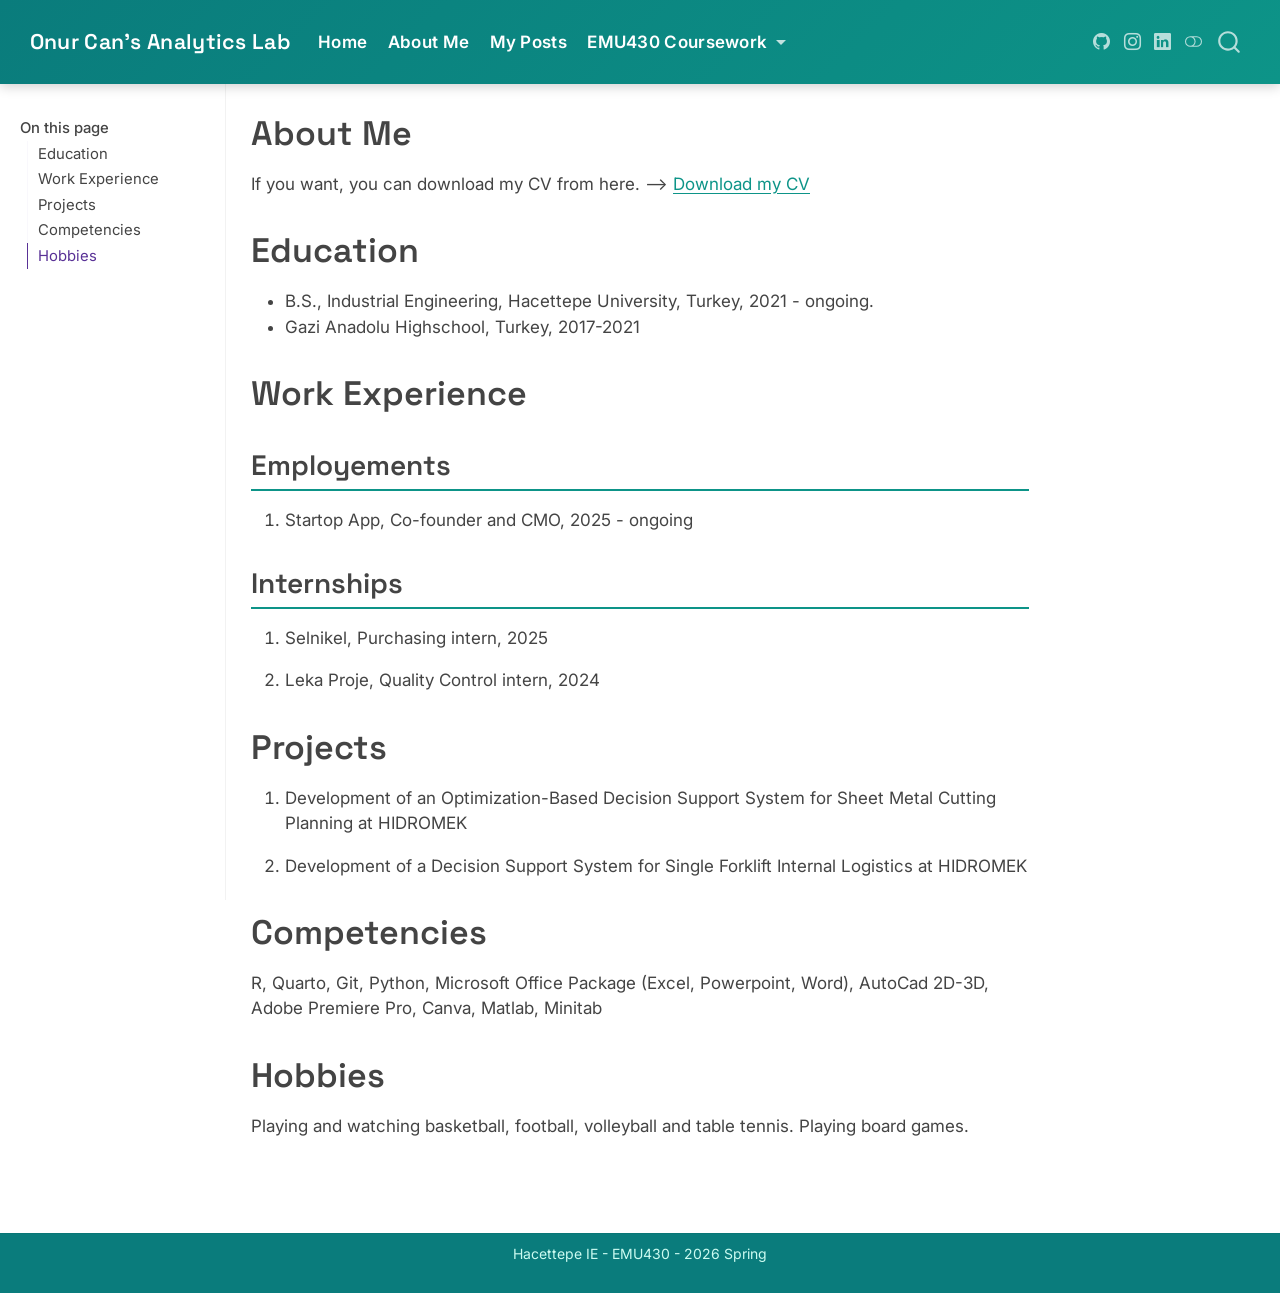
<file: docs/about.html>
<!DOCTYPE html>
<html xmlns="http://www.w3.org/1999/xhtml" lang="en" xml:lang="en"><head>

<meta charset="utf-8">
<meta name="generator" content="quarto-1.9.36">

<meta name="viewport" content="width=device-width, initial-scale=1.0, user-scalable=yes">


<title>About Me – Onur Can’s Analytics Lab</title>
<style>
/* Default styles provided by pandoc.
** See https://pandoc.org/MANUAL.html#variables-for-html for config info.
*/
code{white-space: pre-wrap;}
span.smallcaps{font-variant: small-caps;}
div.columns{display: flex; gap: min(4vw, 1.5em);}
div.column{flex: auto; overflow-x: auto;}
div.hanging-indent{margin-left: 1.5em; text-indent: -1.5em;}
ul.task-list{list-style: none;}
ul.task-list li input[type="checkbox"] {
  width: 0.8em;
  margin: 0 0.8em 0.2em -1em; /* quarto-specific, see https://github.com/quarto-dev/quarto-cli/issues/4556 */ 
  vertical-align: middle;
}
</style>


<script src="site_libs/quarto-nav/quarto-nav.js"></script>
<script src="site_libs/quarto-nav/headroom.min.js"></script>
<script src="site_libs/clipboard/clipboard.min.js"></script>
<script src="site_libs/quarto-search/autocomplete.umd.js"></script>
<script src="site_libs/quarto-search/fuse.min.js"></script>
<script src="site_libs/quarto-search/quarto-search.js"></script>
<meta name="quarto:offset" content="./">
<script src="site_libs/quarto-html/quarto.js" type="module"></script>
<script src="site_libs/quarto-html/tabsets/tabsets.js" type="module"></script>
<script src="site_libs/quarto-html/popper.min.js"></script>
<script src="site_libs/quarto-html/tippy.umd.min.js"></script>
<script src="site_libs/quarto-html/anchor.min.js"></script>
<link href="site_libs/quarto-html/tippy.css" rel="stylesheet">
<link href="site_libs/quarto-html/quarto-syntax-highlighting-845c23b38eaddc0f92fda52bfe77a8c8.css" rel="stylesheet" class="quarto-color-scheme" id="quarto-text-highlighting-styles">
<link href="site_libs/quarto-html/quarto-syntax-highlighting-dark-f418161beb48e0141c760e455f12af2c.css" rel="stylesheet" class="quarto-color-scheme quarto-color-alternate" id="quarto-text-highlighting-styles">
<link href="site_libs/quarto-html/quarto-syntax-highlighting-845c23b38eaddc0f92fda52bfe77a8c8.css" rel="stylesheet" class="quarto-color-scheme-extra" id="quarto-text-highlighting-styles">
<script src="site_libs/bootstrap/bootstrap.min.js"></script>
<link href="site_libs/bootstrap/bootstrap-icons.css" rel="stylesheet">
<link href="site_libs/bootstrap/bootstrap-6598461ff1bf7084bf14536e9c45f7d7.min.css" rel="stylesheet" append-hash="true" class="quarto-color-scheme" id="quarto-bootstrap" data-mode="light">
<link href="site_libs/bootstrap/bootstrap-dark-7228469e8177cf19fa3481c50c5a92b0.min.css" rel="stylesheet" append-hash="true" class="quarto-color-scheme quarto-color-alternate" id="quarto-bootstrap" data-mode="dark">
<link href="site_libs/bootstrap/bootstrap-6598461ff1bf7084bf14536e9c45f7d7.min.css" rel="stylesheet" append-hash="true" class="quarto-color-scheme-extra" id="quarto-bootstrap" data-mode="light">
<script id="quarto-search-options" type="application/json">{
  "location": "navbar",
  "copy-button": false,
  "collapse-after": 3,
  "panel-placement": "end",
  "type": "overlay",
  "limit": 50,
  "keyboard-shortcut": [
    "f",
    "/",
    "s"
  ],
  "show-item-context": false,
  "language": {
    "search-no-results-text": "No results",
    "search-matching-documents-text": "matching documents",
    "search-copy-link-title": "Copy link to search",
    "search-hide-matches-text": "Hide additional matches",
    "search-more-match-text": "more match in this document",
    "search-more-matches-text": "more matches in this document",
    "search-clear-button-title": "Clear",
    "search-text-placeholder": "",
    "search-detached-cancel-button-title": "Cancel",
    "search-submit-button-title": "Submit",
    "search-label": "Search"
  }
}</script>


<link rel="stylesheet" href="styles.css">
</head>

<body class="docked nav-fixed quarto-light"><script id="quarto-html-before-body" type="application/javascript">
    const toggleBodyColorMode = (bsSheetEl) => {
      const mode = bsSheetEl.getAttribute("data-mode");
      const bodyEl = window.document.querySelector("body");
      if (mode === "dark") {
        bodyEl.classList.add("quarto-dark");
        bodyEl.classList.remove("quarto-light");
      } else {
        bodyEl.classList.add("quarto-light");
        bodyEl.classList.remove("quarto-dark");
      }
    }
    const toggleBodyColorPrimary = () => {
      const bsSheetEl = window.document.querySelector("link#quarto-bootstrap:not([rel=disabled-stylesheet])");
      if (bsSheetEl) {
        toggleBodyColorMode(bsSheetEl);
      }
    }
    const setColorSchemeToggle = (alternate) => {
      const toggles = window.document.querySelectorAll('.quarto-color-scheme-toggle');
      for (let i=0; i < toggles.length; i++) {
        const toggle = toggles[i];
        if (toggle) {
          if (alternate) {
            toggle.classList.add("alternate");
          } else {
            toggle.classList.remove("alternate");
          }
        }
      }
    };
    const toggleColorMode = (alternate) => {
      // Switch the stylesheets
      const primaryStylesheets = window.document.querySelectorAll('link.quarto-color-scheme:not(.quarto-color-alternate)');
      const alternateStylesheets = window.document.querySelectorAll('link.quarto-color-scheme.quarto-color-alternate');
      manageTransitions('#quarto-margin-sidebar .nav-link', false);
      if (alternate) {
        // note: dark is layered on light, we don't disable primary!
        enableStylesheet(alternateStylesheets);
        for (const sheetNode of alternateStylesheets) {
          if (sheetNode.id === "quarto-bootstrap") {
            toggleBodyColorMode(sheetNode);
          }
        }
      } else {
        disableStylesheet(alternateStylesheets);
        enableStylesheet(primaryStylesheets)
        toggleBodyColorPrimary();
      }
      manageTransitions('#quarto-margin-sidebar .nav-link', true);
      // Switch the toggles
      setColorSchemeToggle(alternate)
      // Hack to workaround the fact that safari doesn't
      // properly recolor the scrollbar when toggling (#1455)
      if (navigator.userAgent.indexOf('Safari') > 0 && navigator.userAgent.indexOf('Chrome') == -1) {
        manageTransitions("body", false);
        window.scrollTo(0, 1);
        setTimeout(() => {
          window.scrollTo(0, 0);
          manageTransitions("body", true);
        }, 40);
      }
    }
    const disableStylesheet = (stylesheets) => {
      for (let i=0; i < stylesheets.length; i++) {
        const stylesheet = stylesheets[i];
        stylesheet.rel = 'disabled-stylesheet';
      }
    }
    const enableStylesheet = (stylesheets) => {
      for (let i=0; i < stylesheets.length; i++) {
        const stylesheet = stylesheets[i];
        if(stylesheet.rel !== 'stylesheet') { // for Chrome, which will still FOUC without this check
          stylesheet.rel = 'stylesheet';
        }
      }
    }
    const manageTransitions = (selector, allowTransitions) => {
      const els = window.document.querySelectorAll(selector);
      for (let i=0; i < els.length; i++) {
        const el = els[i];
        if (allowTransitions) {
          el.classList.remove('notransition');
        } else {
          el.classList.add('notransition');
        }
      }
    }
    const isFileUrl = () => {
      return window.location.protocol === 'file:';
    }
    const hasAlternateSentinel = () => {
      let styleSentinel = getColorSchemeSentinel();
      if (styleSentinel !== null) {
        return styleSentinel === "alternate";
      } else {
        return false;
      }
    }
    const setStyleSentinel = (alternate) => {
      const value = alternate ? "alternate" : "default";
      if (!isFileUrl()) {
        window.localStorage.setItem("quarto-color-scheme", value);
      } else {
        localAlternateSentinel = value;
      }
    }
    const getColorSchemeSentinel = () => {
      if (!isFileUrl()) {
        const storageValue = window.localStorage.getItem("quarto-color-scheme");
        return storageValue != null ? storageValue : localAlternateSentinel;
      } else {
        return localAlternateSentinel;
      }
    }
    const toggleGiscusIfUsed = (isAlternate, darkModeDefault) => {
      const baseTheme = document.querySelector('#giscus-base-theme')?.value ?? 'light';
      const alternateTheme = document.querySelector('#giscus-alt-theme')?.value ?? 'dark';
      let newTheme = '';
      if(authorPrefersDark) {
        newTheme = isAlternate ? baseTheme : alternateTheme;
      } else {
        newTheme = isAlternate ? alternateTheme : baseTheme;
      }
      const changeGiscusTheme = () => {
        // From: https://github.com/giscus/giscus/issues/336
        const sendMessage = (message) => {
          const iframe = document.querySelector('iframe.giscus-frame');
          if (!iframe) return;
          iframe.contentWindow.postMessage({ giscus: message }, 'https://giscus.app');
        }
        sendMessage({
          setConfig: {
            theme: newTheme
          }
        });
      }
      const isGiscussLoaded = window.document.querySelector('iframe.giscus-frame') !== null;
      if (isGiscussLoaded) {
        changeGiscusTheme();
      }
    };
    const authorPrefersDark = false;
    const darkModeDefault = authorPrefersDark;
      document.querySelector('link#quarto-text-highlighting-styles.quarto-color-scheme-extra').rel = 'disabled-stylesheet';
      document.querySelector('link#quarto-bootstrap.quarto-color-scheme-extra').rel = 'disabled-stylesheet';
    let localAlternateSentinel = darkModeDefault ? 'alternate' : 'default';
    // Dark / light mode switch
    window.quartoToggleColorScheme = () => {
      // Read the current dark / light value
      let toAlternate = !hasAlternateSentinel();
      toggleColorMode(toAlternate);
      setStyleSentinel(toAlternate);
      toggleGiscusIfUsed(toAlternate, darkModeDefault);
      window.dispatchEvent(new Event('resize'));
    };
    // Switch to dark mode if need be
    if (hasAlternateSentinel()) {
      toggleColorMode(true);
    } else {
      toggleColorMode(false);
    }
  </script>

<div id="quarto-search-results"></div>
  <header id="quarto-header" class="headroom fixed-top">
    <nav class="navbar navbar-expand-lg " data-bs-theme="dark">
      <div class="navbar-container container-fluid">
      <div class="navbar-brand-container mx-auto">
    <a class="navbar-brand" href="./index.html">
    <span class="navbar-title">Onur Can’s Analytics Lab</span>
    </a>
  </div>
            <div id="quarto-search" class="" title="Search"></div>
          <button class="navbar-toggler" type="button" data-bs-toggle="collapse" data-bs-target="#navbarCollapse" aria-controls="navbarCollapse" role="menu" aria-expanded="false" aria-label="Toggle navigation" onclick="if (window.quartoToggleHeadroom) { window.quartoToggleHeadroom(); }">
  <span class="navbar-toggler-icon"></span>
</button>
          <div class="collapse navbar-collapse" id="navbarCollapse">
            <ul class="navbar-nav navbar-nav-scroll me-auto">
  <li class="nav-item">
    <a class="nav-link" href="./index.html"> 
<span class="menu-text">Home</span></a>
  </li>  
  <li class="nav-item">
    <a class="nav-link active" href="./about.html" aria-current="page"> 
<span class="menu-text">About Me</span></a>
  </li>  
  <li class="nav-item">
    <a class="nav-link" href="./posts.html"> 
<span class="menu-text">My Posts</span></a>
  </li>  
  <li class="nav-item dropdown ">
    <a class="nav-link dropdown-toggle" href="#" id="nav-menu-emu430-coursework" role="link" data-bs-toggle="dropdown" aria-expanded="false">
 <span class="menu-text">EMU430 Coursework</span>
    </a>
    <ul class="dropdown-menu" aria-labelledby="nav-menu-emu430-coursework">    
        <li>
    <a class="dropdown-item" href="./assignments.html">
 <span class="dropdown-text">Assignments</span></a>
  </li>  
        <li>
    <a class="dropdown-item" href="./project.html">
 <span class="dropdown-text">Project</span></a>
  </li>  
    </ul>
  </li>
</ul>
          </div> <!-- /navcollapse -->
            <div class="quarto-navbar-tools tools-wide">
    <a href="https://emu-hacettepe-analytics.github.io/emu430-spring2026-onurcang/" title="" class="quarto-navigation-tool px-1" aria-label=""><i class="bi bi-github"></i></a>
    <a href="https://www.instagram.com/onurcangultekn/" title="" class="quarto-navigation-tool px-1" aria-label=""><i class="bi bi-instagram"></i></a>
    <a href="https://www.linkedin.com/in/onur-can-g%C3%BCltekin-58121321a/" title="" class="quarto-navigation-tool px-1" aria-label=""><i class="bi bi-linkedin"></i></a>
  <a href="" class="quarto-color-scheme-toggle quarto-navigation-tool  px-1" onclick="window.quartoToggleColorScheme(); return false;" title="Toggle dark mode"><i class="bi"></i></a>
</div>
      </div> <!-- /container-fluid -->
    </nav>
</header>
<!-- content -->
<div id="quarto-content" class="quarto-container page-columns page-rows-contents page-layout-article page-navbar">
<!-- sidebar -->
  <nav id="quarto-sidebar" class="sidebar collapse collapse-horizontal quarto-sidebar-collapse-item sidebar-navigation docked overflow-auto">
    <nav id="TOC" role="doc-toc" class="toc-active">
    <h2 id="toc-title">On this page</h2>
   
  <ul>
  <li><a href="#education" id="toc-education" class="nav-link active" data-scroll-target="#education">Education</a></li>
  <li><a href="#work-experience" id="toc-work-experience" class="nav-link" data-scroll-target="#work-experience">Work Experience</a>
  <ul class="collapse">
  <li><a href="#employements" id="toc-employements" class="nav-link" data-scroll-target="#employements">Employements</a></li>
  <li><a href="#internships" id="toc-internships" class="nav-link" data-scroll-target="#internships">Internships</a></li>
  </ul></li>
  <li><a href="#projects" id="toc-projects" class="nav-link" data-scroll-target="#projects">Projects</a></li>
  <li><a href="#competencies" id="toc-competencies" class="nav-link" data-scroll-target="#competencies">Competencies</a></li>
  <li><a href="#hobbies" id="toc-hobbies" class="nav-link" data-scroll-target="#hobbies">Hobbies</a></li>
  </ul>
</nav>
</nav>
<div id="quarto-sidebar-glass" class="quarto-sidebar-collapse-item" data-bs-toggle="collapse" data-bs-target=".quarto-sidebar-collapse-item"></div>
<!-- margin-sidebar -->
    <div id="quarto-margin-sidebar" class="sidebar margin-sidebar zindex-bottom">
    </div>
<!-- main -->
<main class="content" id="quarto-document-content">


<header id="title-block-header" class="quarto-title-block default">
<div class="quarto-title">
<h1 class="title">About Me</h1>
</div>



<div class="quarto-title-meta">

    
  
    
  </div>
  


</header>


<p>If you want, you can download my CV from here. —–&gt; <a href="cv.pdf">Download my CV</a></p>
<section id="education" class="level1">
<h1>Education</h1>
<ul>
<li>B.S., Industrial Engineering, Hacettepe University, Turkey, 2021 - ongoing.</li>
<li>Gazi Anadolu Highschool, Turkey, 2017-2021</li>
</ul>
</section>
<section id="work-experience" class="level1">
<h1>Work Experience</h1>
<section id="employements" class="level2">
<h2 class="anchored" data-anchor-id="employements">Employements</h2>
<ol type="1">
<li>Startop App, Co-founder and CMO, 2025 - ongoing</li>
</ol>
</section>
<section id="internships" class="level2">
<h2 class="anchored" data-anchor-id="internships">Internships</h2>
<ol type="1">
<li><p>Selnikel, Purchasing intern, 2025</p></li>
<li><p>Leka Proje, Quality Control intern, 2024</p></li>
</ol>
</section>
</section>
<section id="projects" class="level1">
<h1>Projects</h1>
<ol type="1">
<li><p>Development of an Optimization-Based Decision Support System for Sheet Metal Cutting Planning at HIDROMEK</p></li>
<li><p>Development of a Decision Support System for Single Forklift Internal Logistics at HIDROMEK</p></li>
</ol>
</section>
<section id="competencies" class="level1">
<h1>Competencies</h1>
<p>R, Quarto, Git, Python, Microsoft Office Package (Excel, Powerpoint, Word), AutoCad 2D-3D, Adobe Premiere Pro, Canva, Matlab, Minitab</p>
</section>
<section id="hobbies" class="level1">
<h1>Hobbies</h1>
<p>Playing and watching basketball, football, volleyball and table tennis. Playing board games.</p>


</section>

<a onclick="window.scrollTo(0, 0); return false;" role="button" id="quarto-back-to-top"><i class="bi bi-arrow-up"></i> Back to top</a></main> <!-- /main -->
<script id="quarto-html-after-body" type="application/javascript">
  window.document.addEventListener("DOMContentLoaded", function (event) {
    // Ensure there is a toggle, if there isn't float one in the top right
    if (window.document.querySelector('.quarto-color-scheme-toggle') === null) {
      const a = window.document.createElement('a');
      a.classList.add('top-right');
      a.classList.add('quarto-color-scheme-toggle');
      a.href = "";
      a.onclick = function() { try { window.quartoToggleColorScheme(); } catch {} return false; };
      const i = window.document.createElement("i");
      i.classList.add('bi');
      a.appendChild(i);
      window.document.body.appendChild(a);
    }
    setColorSchemeToggle(hasAlternateSentinel())
    const icon = "";
    const anchorJS = new window.AnchorJS();
    anchorJS.options = {
      placement: 'right',
      icon: icon
    };
    anchorJS.add('.anchored');
    const isCodeAnnotation = (el) => {
      for (const clz of el.classList) {
        if (clz.startsWith('code-annotation-')) {                     
          return true;
        }
      }
      return false;
    }
    const onCopySuccess = function(e) {
      // button target
      const button = e.trigger;
      // don't keep focus
      button.blur();
      // flash "checked"
      button.classList.add('code-copy-button-checked');
      var currentTitle = button.getAttribute("title");
      button.setAttribute("title", "Copied!");
      let tooltip;
      if (window.bootstrap) {
        button.setAttribute("data-bs-toggle", "tooltip");
        button.setAttribute("data-bs-placement", "left");
        button.setAttribute("data-bs-title", "Copied!");
        tooltip = new bootstrap.Tooltip(button, 
          { trigger: "manual", 
            customClass: "code-copy-button-tooltip",
            offset: [0, -8]});
        tooltip.show();    
      }
      setTimeout(function() {
        if (tooltip) {
          tooltip.hide();
          button.removeAttribute("data-bs-title");
          button.removeAttribute("data-bs-toggle");
          button.removeAttribute("data-bs-placement");
        }
        button.setAttribute("title", currentTitle);
        button.classList.remove('code-copy-button-checked');
      }, 1000);
      // clear code selection
      e.clearSelection();
    }
    const getTextToCopy = function(trigger) {
      const outerScaffold = trigger.parentElement.cloneNode(true);
      const codeEl = outerScaffold.querySelector('code');
      for (const childEl of codeEl.children) {
        if (isCodeAnnotation(childEl)) {
          childEl.remove();
        }
      }
      return codeEl.innerText;
    }
    const clipboard = new window.ClipboardJS('.code-copy-button:not([data-in-quarto-modal])', {
      text: getTextToCopy
    });
    clipboard.on('success', onCopySuccess);
    if (window.document.getElementById('quarto-embedded-source-code-modal')) {
      const clipboardModal = new window.ClipboardJS('.code-copy-button[data-in-quarto-modal]', {
        text: getTextToCopy,
        container: window.document.getElementById('quarto-embedded-source-code-modal')
      });
      clipboardModal.on('success', onCopySuccess);
    }
      var localhostRegex = new RegExp(/^(?:http|https):\/\/localhost\:?[0-9]*\//);
      var mailtoRegex = new RegExp(/^mailto:/);
        var filterRegex = new RegExp('/' + window.location.host + '/');
      var isInternal = (href) => {
          return filterRegex.test(href) || localhostRegex.test(href) || mailtoRegex.test(href);
      }
      // Inspect non-navigation links and adorn them if external
     var links = window.document.querySelectorAll('a[href]:not(.nav-link):not(.navbar-brand):not(.toc-action):not(.sidebar-link):not(.sidebar-item-toggle):not(.pagination-link):not(.no-external):not([aria-hidden]):not(.dropdown-item):not(.quarto-navigation-tool):not(.about-link)');
      for (var i=0; i<links.length; i++) {
        const link = links[i];
        if (!isInternal(link.href)) {
          // undo the damage that might have been done by quarto-nav.js in the case of
          // links that we want to consider external
          if (link.dataset.originalHref !== undefined) {
            link.href = link.dataset.originalHref;
          }
        }
      }
    function tippyHover(el, contentFn, onTriggerFn, onUntriggerFn) {
      const config = {
        allowHTML: true,
        maxWidth: 500,
        delay: 100,
        arrow: false,
        appendTo: function(el) {
            return el.parentElement;
        },
        interactive: true,
        interactiveBorder: 10,
        theme: 'quarto',
        placement: 'bottom-start',
      };
      if (contentFn) {
        config.content = contentFn;
      }
      if (onTriggerFn) {
        config.onTrigger = onTriggerFn;
      }
      if (onUntriggerFn) {
        config.onUntrigger = onUntriggerFn;
      }
      window.tippy(el, config); 
    }
    const noterefs = window.document.querySelectorAll('a[role="doc-noteref"]');
    for (var i=0; i<noterefs.length; i++) {
      const ref = noterefs[i];
      tippyHover(ref, function() {
        // use id or data attribute instead here
        let href = ref.getAttribute('data-footnote-href') || ref.getAttribute('href');
        try { href = new URL(href).hash; } catch {}
        const id = href.replace(/^#\/?/, "");
        const note = window.document.getElementById(id);
        if (note) {
          return note.innerHTML;
        } else {
          return "";
        }
      });
    }
    const xrefs = window.document.querySelectorAll('a.quarto-xref');
    const processXRef = (id, note) => {
      // Strip column container classes
      const stripColumnClz = (el) => {
        el.classList.remove("page-full", "page-columns");
        if (el.children) {
          for (const child of el.children) {
            stripColumnClz(child);
          }
        }
      }
      stripColumnClz(note)
      if (id === null || id.startsWith('sec-')) {
        // Special case sections, only their first couple elements
        const container = document.createElement("div");
        if (note.children && note.children.length > 2) {
          container.appendChild(note.children[0].cloneNode(true));
          for (let i = 1; i < note.children.length; i++) {
            const child = note.children[i];
            if (child.tagName === "P" && child.innerText === "") {
              continue;
            } else {
              container.appendChild(child.cloneNode(true));
              break;
            }
          }
          if (window.Quarto?.typesetMath) {
            window.Quarto.typesetMath(container);
          }
          return container.innerHTML
        } else {
          if (window.Quarto?.typesetMath) {
            window.Quarto.typesetMath(note);
          }
          return note.innerHTML;
        }
      } else {
        // Remove any anchor links if they are present
        const anchorLink = note.querySelector('a.anchorjs-link');
        if (anchorLink) {
          anchorLink.remove();
        }
        if (window.Quarto?.typesetMath) {
          window.Quarto.typesetMath(note);
        }
        if (note.classList.contains("callout")) {
          return note.outerHTML;
        } else {
          return note.innerHTML;
        }
      }
    }
    for (var i=0; i<xrefs.length; i++) {
      const xref = xrefs[i];
      tippyHover(xref, undefined, function(instance) {
        instance.disable();
        let url = xref.getAttribute('href');
        let hash = undefined; 
        if (url.startsWith('#')) {
          hash = url;
        } else {
          try { hash = new URL(url).hash; } catch {}
        }
        if (hash) {
          const id = hash.replace(/^#\/?/, "");
          const note = window.document.getElementById(id);
          if (note !== null) {
            try {
              const html = processXRef(id, note.cloneNode(true));
              instance.setContent(html);
            } finally {
              instance.enable();
              instance.show();
            }
          } else {
            // See if we can fetch this
            fetch(url.split('#')[0])
            .then(res => res.text())
            .then(html => {
              const parser = new DOMParser();
              const htmlDoc = parser.parseFromString(html, "text/html");
              const note = htmlDoc.getElementById(id);
              if (note !== null) {
                const html = processXRef(id, note);
                instance.setContent(html);
              } 
            }).finally(() => {
              instance.enable();
              instance.show();
            });
          }
        } else {
          // See if we can fetch a full url (with no hash to target)
          // This is a special case and we should probably do some content thinning / targeting
          fetch(url)
          .then(res => res.text())
          .then(html => {
            const parser = new DOMParser();
            const htmlDoc = parser.parseFromString(html, "text/html");
            const note = htmlDoc.querySelector('main.content');
            if (note !== null) {
              // This should only happen for chapter cross references
              // (since there is no id in the URL)
              // remove the first header
              if (note.children.length > 0 && note.children[0].tagName === "HEADER") {
                note.children[0].remove();
              }
              const html = processXRef(null, note);
              instance.setContent(html);
            } 
          }).finally(() => {
            instance.enable();
            instance.show();
          });
        }
      }, function(instance) {
      });
    }
        let selectedAnnoteEl;
        const selectorForAnnotation = ( cell, annotation) => {
          let cellAttr = 'data-code-cell="' + cell + '"';
          let lineAttr = 'data-code-annotation="' +  annotation + '"';
          const selector = 'span[' + cellAttr + '][' + lineAttr + ']';
          return selector;
        }
        const selectCodeLines = (annoteEl) => {
          const doc = window.document;
          const targetCell = annoteEl.getAttribute("data-target-cell");
          const targetAnnotation = annoteEl.getAttribute("data-target-annotation");
          const annoteSpan = window.document.querySelector(selectorForAnnotation(targetCell, targetAnnotation));
          const lines = annoteSpan.getAttribute("data-code-lines").split(",");
          const lineIds = lines.map((line) => {
            return targetCell + "-" + line;
          })
          let top = null;
          let height = null;
          let parent = null;
          if (lineIds.length > 0) {
              //compute the position of the single el (top and bottom and make a div)
              const el = window.document.getElementById(lineIds[0]);
              top = el.offsetTop;
              height = el.offsetHeight;
              parent = el.parentElement.parentElement;
            if (lineIds.length > 1) {
              const lastEl = window.document.getElementById(lineIds[lineIds.length - 1]);
              const bottom = lastEl.offsetTop + lastEl.offsetHeight;
              height = bottom - top;
            }
            if (top !== null && height !== null && parent !== null) {
              // cook up a div (if necessary) and position it 
              let div = window.document.getElementById("code-annotation-line-highlight");
              if (div === null) {
                div = window.document.createElement("div");
                div.setAttribute("id", "code-annotation-line-highlight");
                div.style.position = 'absolute';
                parent.appendChild(div);
              }
              div.style.top = top - 2 + "px";
              div.style.height = height + 4 + "px";
              div.style.left = 0;
              let gutterDiv = window.document.getElementById("code-annotation-line-highlight-gutter");
              if (gutterDiv === null) {
                gutterDiv = window.document.createElement("div");
                gutterDiv.setAttribute("id", "code-annotation-line-highlight-gutter");
                gutterDiv.style.position = 'absolute';
                const codeCell = window.document.getElementById(targetCell);
                const gutter = codeCell.querySelector('.code-annotation-gutter');
                gutter.appendChild(gutterDiv);
              }
              gutterDiv.style.top = top - 2 + "px";
              gutterDiv.style.height = height + 4 + "px";
            }
            selectedAnnoteEl = annoteEl;
          }
        };
        const unselectCodeLines = () => {
          const elementsIds = ["code-annotation-line-highlight", "code-annotation-line-highlight-gutter"];
          elementsIds.forEach((elId) => {
            const div = window.document.getElementById(elId);
            if (div) {
              div.remove();
            }
          });
          selectedAnnoteEl = undefined;
        };
          // Handle positioning of the toggle
      window.addEventListener(
        "resize",
        throttle(() => {
          elRect = undefined;
          if (selectedAnnoteEl) {
            selectCodeLines(selectedAnnoteEl);
          }
        }, 10)
      );
      function throttle(fn, ms) {
      let throttle = false;
      let timer;
        return (...args) => {
          if(!throttle) { // first call gets through
              fn.apply(this, args);
              throttle = true;
          } else { // all the others get throttled
              if(timer) clearTimeout(timer); // cancel #2
              timer = setTimeout(() => {
                fn.apply(this, args);
                timer = throttle = false;
              }, ms);
          }
        };
      }
        // Attach click handler to the DT
        const annoteDls = window.document.querySelectorAll('dt[data-target-cell]');
        for (const annoteDlNode of annoteDls) {
          annoteDlNode.addEventListener('click', (event) => {
            const clickedEl = event.target;
            if (clickedEl !== selectedAnnoteEl) {
              unselectCodeLines();
              const activeEl = window.document.querySelector('dt[data-target-cell].code-annotation-active');
              if (activeEl) {
                activeEl.classList.remove('code-annotation-active');
              }
              selectCodeLines(clickedEl);
              clickedEl.classList.add('code-annotation-active');
            } else {
              // Unselect the line
              unselectCodeLines();
              clickedEl.classList.remove('code-annotation-active');
            }
          });
        }
    const findCites = (el) => {
      const parentEl = el.parentElement;
      if (parentEl) {
        const cites = parentEl.dataset.cites;
        if (cites) {
          return {
            el,
            cites: cites.split(' ')
          };
        } else {
          return findCites(el.parentElement)
        }
      } else {
        return undefined;
      }
    };
    var bibliorefs = window.document.querySelectorAll('a[role="doc-biblioref"]');
    for (var i=0; i<bibliorefs.length; i++) {
      const ref = bibliorefs[i];
      const citeInfo = findCites(ref);
      if (citeInfo) {
        tippyHover(citeInfo.el, function() {
          var popup = window.document.createElement('div');
          citeInfo.cites.forEach(function(cite) {
            var citeDiv = window.document.createElement('div');
            citeDiv.classList.add('hanging-indent');
            citeDiv.classList.add('csl-entry');
            var biblioDiv = window.document.getElementById('ref-' + cite);
            if (biblioDiv) {
              citeDiv.innerHTML = biblioDiv.innerHTML;
            }
            popup.appendChild(citeDiv);
          });
          return popup.innerHTML;
        });
      }
    }
  });
  </script>
</div> <!-- /content -->
<footer class="footer">
  <div class="nav-footer">
    <div class="nav-footer-left">
      &nbsp;
    </div>   
    <div class="nav-footer-center">
<p>Hacettepe IE - EMU430 - 2026 Spring</p>
</div>
    <div class="nav-footer-right">
      &nbsp;
    </div>
  </div>
</footer>




</body></html>
</file>
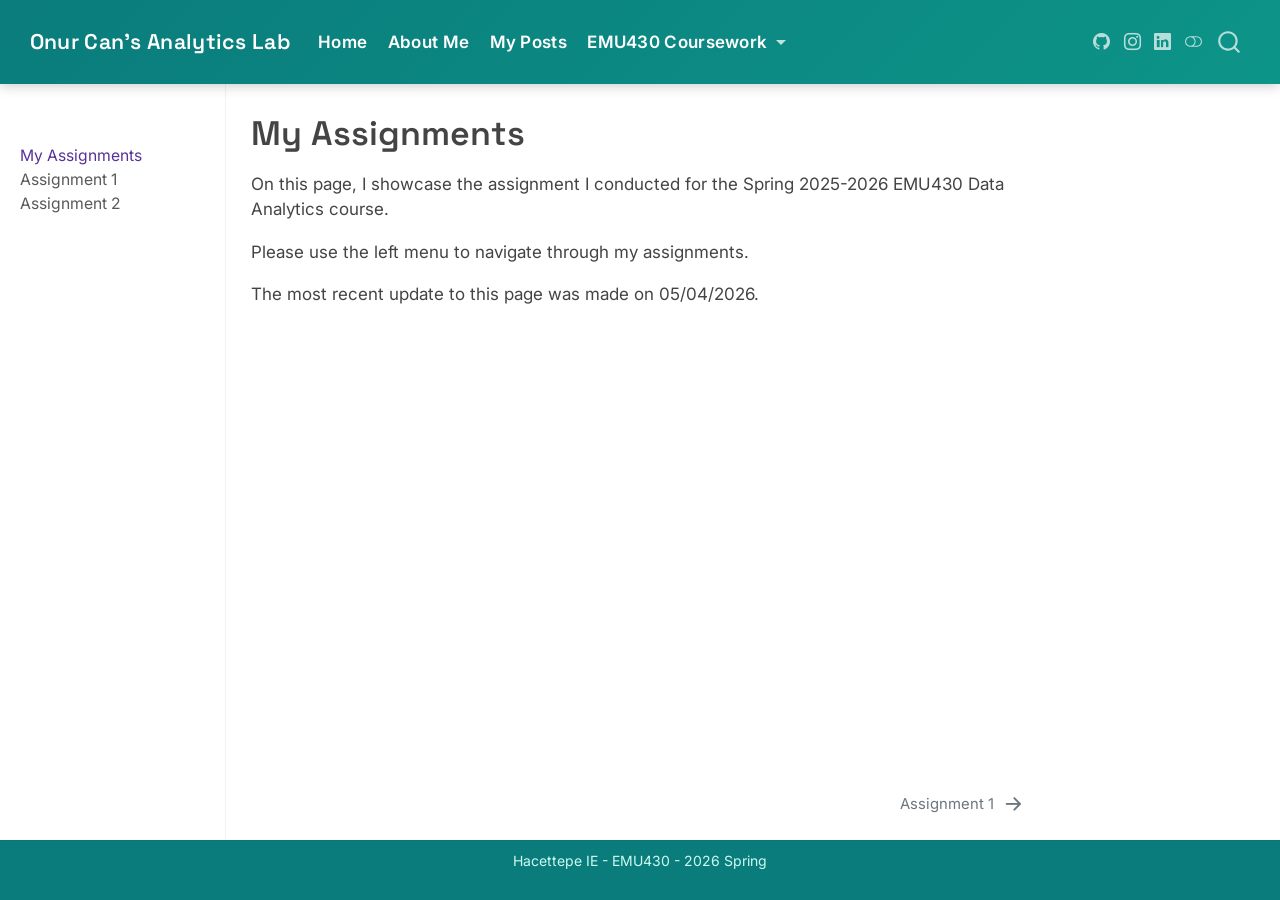
<file: docs/assignments.html>
<!DOCTYPE html>
<html xmlns="http://www.w3.org/1999/xhtml" lang="en" xml:lang="en"><head>

<meta charset="utf-8">
<meta name="generator" content="quarto-1.9.36">

<meta name="viewport" content="width=device-width, initial-scale=1.0, user-scalable=yes">


<title>My Assignments – Onur Can’s Analytics Lab</title>
<style>
/* Default styles provided by pandoc.
** See https://pandoc.org/MANUAL.html#variables-for-html for config info.
*/
code{white-space: pre-wrap;}
span.smallcaps{font-variant: small-caps;}
div.columns{display: flex; gap: min(4vw, 1.5em);}
div.column{flex: auto; overflow-x: auto;}
div.hanging-indent{margin-left: 1.5em; text-indent: -1.5em;}
ul.task-list{list-style: none;}
ul.task-list li input[type="checkbox"] {
  width: 0.8em;
  margin: 0 0.8em 0.2em -1em; /* quarto-specific, see https://github.com/quarto-dev/quarto-cli/issues/4556 */ 
  vertical-align: middle;
}
</style>


<script src="site_libs/quarto-nav/quarto-nav.js"></script>
<script src="site_libs/quarto-nav/headroom.min.js"></script>
<script src="site_libs/clipboard/clipboard.min.js"></script>
<script src="site_libs/quarto-search/autocomplete.umd.js"></script>
<script src="site_libs/quarto-search/fuse.min.js"></script>
<script src="site_libs/quarto-search/quarto-search.js"></script>
<meta name="quarto:offset" content="./">
<link href="./assignments/assignment-1.html" rel="next">
<script src="site_libs/quarto-html/quarto.js" type="module"></script>
<script src="site_libs/quarto-html/tabsets/tabsets.js" type="module"></script>
<script src="site_libs/quarto-html/popper.min.js"></script>
<script src="site_libs/quarto-html/tippy.umd.min.js"></script>
<script src="site_libs/quarto-html/anchor.min.js"></script>
<link href="site_libs/quarto-html/tippy.css" rel="stylesheet">
<link href="site_libs/quarto-html/quarto-syntax-highlighting-845c23b38eaddc0f92fda52bfe77a8c8.css" rel="stylesheet" class="quarto-color-scheme" id="quarto-text-highlighting-styles">
<link href="site_libs/quarto-html/quarto-syntax-highlighting-dark-f418161beb48e0141c760e455f12af2c.css" rel="stylesheet" class="quarto-color-scheme quarto-color-alternate" id="quarto-text-highlighting-styles">
<link href="site_libs/quarto-html/quarto-syntax-highlighting-845c23b38eaddc0f92fda52bfe77a8c8.css" rel="stylesheet" class="quarto-color-scheme-extra" id="quarto-text-highlighting-styles">
<script src="site_libs/bootstrap/bootstrap.min.js"></script>
<link href="site_libs/bootstrap/bootstrap-icons.css" rel="stylesheet">
<link href="site_libs/bootstrap/bootstrap-6598461ff1bf7084bf14536e9c45f7d7.min.css" rel="stylesheet" append-hash="true" class="quarto-color-scheme" id="quarto-bootstrap" data-mode="light">
<link href="site_libs/bootstrap/bootstrap-dark-7228469e8177cf19fa3481c50c5a92b0.min.css" rel="stylesheet" append-hash="true" class="quarto-color-scheme quarto-color-alternate" id="quarto-bootstrap" data-mode="dark">
<link href="site_libs/bootstrap/bootstrap-6598461ff1bf7084bf14536e9c45f7d7.min.css" rel="stylesheet" append-hash="true" class="quarto-color-scheme-extra" id="quarto-bootstrap" data-mode="light">
<script id="quarto-search-options" type="application/json">{
  "location": "navbar",
  "copy-button": false,
  "collapse-after": 3,
  "panel-placement": "end",
  "type": "overlay",
  "limit": 50,
  "keyboard-shortcut": [
    "f",
    "/",
    "s"
  ],
  "show-item-context": false,
  "language": {
    "search-no-results-text": "No results",
    "search-matching-documents-text": "matching documents",
    "search-copy-link-title": "Copy link to search",
    "search-hide-matches-text": "Hide additional matches",
    "search-more-match-text": "more match in this document",
    "search-more-matches-text": "more matches in this document",
    "search-clear-button-title": "Clear",
    "search-text-placeholder": "",
    "search-detached-cancel-button-title": "Cancel",
    "search-submit-button-title": "Submit",
    "search-label": "Search"
  }
}</script>


<link rel="stylesheet" href="styles.css">
</head>

<body class="nav-sidebar docked nav-fixed quarto-light"><script id="quarto-html-before-body" type="application/javascript">
    const toggleBodyColorMode = (bsSheetEl) => {
      const mode = bsSheetEl.getAttribute("data-mode");
      const bodyEl = window.document.querySelector("body");
      if (mode === "dark") {
        bodyEl.classList.add("quarto-dark");
        bodyEl.classList.remove("quarto-light");
      } else {
        bodyEl.classList.add("quarto-light");
        bodyEl.classList.remove("quarto-dark");
      }
    }
    const toggleBodyColorPrimary = () => {
      const bsSheetEl = window.document.querySelector("link#quarto-bootstrap:not([rel=disabled-stylesheet])");
      if (bsSheetEl) {
        toggleBodyColorMode(bsSheetEl);
      }
    }
    const setColorSchemeToggle = (alternate) => {
      const toggles = window.document.querySelectorAll('.quarto-color-scheme-toggle');
      for (let i=0; i < toggles.length; i++) {
        const toggle = toggles[i];
        if (toggle) {
          if (alternate) {
            toggle.classList.add("alternate");
          } else {
            toggle.classList.remove("alternate");
          }
        }
      }
    };
    const toggleColorMode = (alternate) => {
      // Switch the stylesheets
      const primaryStylesheets = window.document.querySelectorAll('link.quarto-color-scheme:not(.quarto-color-alternate)');
      const alternateStylesheets = window.document.querySelectorAll('link.quarto-color-scheme.quarto-color-alternate');
      manageTransitions('#quarto-margin-sidebar .nav-link', false);
      if (alternate) {
        // note: dark is layered on light, we don't disable primary!
        enableStylesheet(alternateStylesheets);
        for (const sheetNode of alternateStylesheets) {
          if (sheetNode.id === "quarto-bootstrap") {
            toggleBodyColorMode(sheetNode);
          }
        }
      } else {
        disableStylesheet(alternateStylesheets);
        enableStylesheet(primaryStylesheets)
        toggleBodyColorPrimary();
      }
      manageTransitions('#quarto-margin-sidebar .nav-link', true);
      // Switch the toggles
      setColorSchemeToggle(alternate)
      // Hack to workaround the fact that safari doesn't
      // properly recolor the scrollbar when toggling (#1455)
      if (navigator.userAgent.indexOf('Safari') > 0 && navigator.userAgent.indexOf('Chrome') == -1) {
        manageTransitions("body", false);
        window.scrollTo(0, 1);
        setTimeout(() => {
          window.scrollTo(0, 0);
          manageTransitions("body", true);
        }, 40);
      }
    }
    const disableStylesheet = (stylesheets) => {
      for (let i=0; i < stylesheets.length; i++) {
        const stylesheet = stylesheets[i];
        stylesheet.rel = 'disabled-stylesheet';
      }
    }
    const enableStylesheet = (stylesheets) => {
      for (let i=0; i < stylesheets.length; i++) {
        const stylesheet = stylesheets[i];
        if(stylesheet.rel !== 'stylesheet') { // for Chrome, which will still FOUC without this check
          stylesheet.rel = 'stylesheet';
        }
      }
    }
    const manageTransitions = (selector, allowTransitions) => {
      const els = window.document.querySelectorAll(selector);
      for (let i=0; i < els.length; i++) {
        const el = els[i];
        if (allowTransitions) {
          el.classList.remove('notransition');
        } else {
          el.classList.add('notransition');
        }
      }
    }
    const isFileUrl = () => {
      return window.location.protocol === 'file:';
    }
    const hasAlternateSentinel = () => {
      let styleSentinel = getColorSchemeSentinel();
      if (styleSentinel !== null) {
        return styleSentinel === "alternate";
      } else {
        return false;
      }
    }
    const setStyleSentinel = (alternate) => {
      const value = alternate ? "alternate" : "default";
      if (!isFileUrl()) {
        window.localStorage.setItem("quarto-color-scheme", value);
      } else {
        localAlternateSentinel = value;
      }
    }
    const getColorSchemeSentinel = () => {
      if (!isFileUrl()) {
        const storageValue = window.localStorage.getItem("quarto-color-scheme");
        return storageValue != null ? storageValue : localAlternateSentinel;
      } else {
        return localAlternateSentinel;
      }
    }
    const toggleGiscusIfUsed = (isAlternate, darkModeDefault) => {
      const baseTheme = document.querySelector('#giscus-base-theme')?.value ?? 'light';
      const alternateTheme = document.querySelector('#giscus-alt-theme')?.value ?? 'dark';
      let newTheme = '';
      if(authorPrefersDark) {
        newTheme = isAlternate ? baseTheme : alternateTheme;
      } else {
        newTheme = isAlternate ? alternateTheme : baseTheme;
      }
      const changeGiscusTheme = () => {
        // From: https://github.com/giscus/giscus/issues/336
        const sendMessage = (message) => {
          const iframe = document.querySelector('iframe.giscus-frame');
          if (!iframe) return;
          iframe.contentWindow.postMessage({ giscus: message }, 'https://giscus.app');
        }
        sendMessage({
          setConfig: {
            theme: newTheme
          }
        });
      }
      const isGiscussLoaded = window.document.querySelector('iframe.giscus-frame') !== null;
      if (isGiscussLoaded) {
        changeGiscusTheme();
      }
    };
    const authorPrefersDark = false;
    const darkModeDefault = authorPrefersDark;
      document.querySelector('link#quarto-text-highlighting-styles.quarto-color-scheme-extra').rel = 'disabled-stylesheet';
      document.querySelector('link#quarto-bootstrap.quarto-color-scheme-extra').rel = 'disabled-stylesheet';
    let localAlternateSentinel = darkModeDefault ? 'alternate' : 'default';
    // Dark / light mode switch
    window.quartoToggleColorScheme = () => {
      // Read the current dark / light value
      let toAlternate = !hasAlternateSentinel();
      toggleColorMode(toAlternate);
      setStyleSentinel(toAlternate);
      toggleGiscusIfUsed(toAlternate, darkModeDefault);
      window.dispatchEvent(new Event('resize'));
    };
    // Switch to dark mode if need be
    if (hasAlternateSentinel()) {
      toggleColorMode(true);
    } else {
      toggleColorMode(false);
    }
  </script>

<div id="quarto-search-results"></div>
  <header id="quarto-header" class="headroom fixed-top">
    <nav class="navbar navbar-expand-lg " data-bs-theme="dark">
      <div class="navbar-container container-fluid">
      <div class="navbar-brand-container mx-auto">
    <a class="navbar-brand" href="./index.html">
    <span class="navbar-title">Onur Can’s Analytics Lab</span>
    </a>
  </div>
            <div id="quarto-search" class="" title="Search"></div>
          <button class="navbar-toggler" type="button" data-bs-toggle="collapse" data-bs-target="#navbarCollapse" aria-controls="navbarCollapse" role="menu" aria-expanded="false" aria-label="Toggle navigation" onclick="if (window.quartoToggleHeadroom) { window.quartoToggleHeadroom(); }">
  <span class="navbar-toggler-icon"></span>
</button>
          <div class="collapse navbar-collapse" id="navbarCollapse">
            <ul class="navbar-nav navbar-nav-scroll me-auto">
  <li class="nav-item">
    <a class="nav-link" href="./index.html"> 
<span class="menu-text">Home</span></a>
  </li>  
  <li class="nav-item">
    <a class="nav-link" href="./about.html"> 
<span class="menu-text">About Me</span></a>
  </li>  
  <li class="nav-item">
    <a class="nav-link" href="./posts.html"> 
<span class="menu-text">My Posts</span></a>
  </li>  
  <li class="nav-item dropdown ">
    <a class="nav-link dropdown-toggle" href="#" id="nav-menu-emu430-coursework" role="link" data-bs-toggle="dropdown" aria-expanded="false">
 <span class="menu-text">EMU430 Coursework</span>
    </a>
    <ul class="dropdown-menu" aria-labelledby="nav-menu-emu430-coursework">    
        <li>
    <a class="dropdown-item" href="./assignments.html">
 <span class="dropdown-text">Assignments</span></a>
  </li>  
        <li>
    <a class="dropdown-item" href="./project.html">
 <span class="dropdown-text">Project</span></a>
  </li>  
    </ul>
  </li>
</ul>
          </div> <!-- /navcollapse -->
            <div class="quarto-navbar-tools tools-wide">
    <a href="https://emu-hacettepe-analytics.github.io/emu430-spring2026-onurcang/" title="" class="quarto-navigation-tool px-1" aria-label=""><i class="bi bi-github"></i></a>
    <a href="https://www.instagram.com/onurcangultekn/" title="" class="quarto-navigation-tool px-1" aria-label=""><i class="bi bi-instagram"></i></a>
    <a href="https://www.linkedin.com/in/onur-can-g%C3%BCltekin-58121321a/" title="" class="quarto-navigation-tool px-1" aria-label=""><i class="bi bi-linkedin"></i></a>
  <a href="" class="quarto-color-scheme-toggle quarto-navigation-tool  px-1" onclick="window.quartoToggleColorScheme(); return false;" title="Toggle dark mode"><i class="bi"></i></a>
</div>
      </div> <!-- /container-fluid -->
    </nav>
  <nav class="quarto-secondary-nav">
    <div class="container-fluid d-flex">
      <button type="button" class="quarto-btn-toggle btn" data-bs-toggle="collapse" role="button" data-bs-target=".quarto-sidebar-collapse-item" aria-controls="quarto-sidebar" aria-expanded="false" aria-label="Toggle sidebar navigation" onclick="if (window.quartoToggleHeadroom) { window.quartoToggleHeadroom(); }">
        <i class="bi bi-layout-text-sidebar-reverse"></i>
      </button>
        <nav class="quarto-page-breadcrumbs" aria-label="breadcrumb"><ol class="breadcrumb"><li class="breadcrumb-item"><a href="./assignments.html">My Assignments</a></li></ol></nav>
        <a class="flex-grow-1" role="navigation" data-bs-toggle="collapse" data-bs-target=".quarto-sidebar-collapse-item" aria-controls="quarto-sidebar" aria-expanded="false" aria-label="Toggle sidebar navigation" onclick="if (window.quartoToggleHeadroom) { window.quartoToggleHeadroom(); }">      
        </a>
      <button type="button" class="btn quarto-search-button" aria-label="Search" onclick="window.quartoOpenSearch();">
        <i class="bi bi-search"></i>
      </button>
    </div>
  </nav>
</header>
<!-- content -->
<div id="quarto-content" class="quarto-container page-columns page-rows-contents page-layout-article page-navbar">
<!-- sidebar -->
  <nav id="quarto-sidebar" class="sidebar collapse collapse-horizontal quarto-sidebar-collapse-item sidebar-navigation docked overflow-auto">
        <div class="mt-2 flex-shrink-0 align-items-center">
        <div class="sidebar-search">
        <div id="quarto-search" class="" title="Search"></div>
        </div>
        </div>
    <div class="sidebar-menu-container"> 
    <ul class="list-unstyled mt-1">
        <li class="sidebar-item">
  <div class="sidebar-item-container"> 
  <a href="./assignments.html" class="sidebar-item-text sidebar-link active">
 <span class="menu-text">My Assignments</span></a>
  </div>
</li>
        <li class="sidebar-item">
  <div class="sidebar-item-container"> 
  <a href="./assignments/assignment-1.html" class="sidebar-item-text sidebar-link">
 <span class="menu-text">Assignment 1</span></a>
  </div>
</li>
        <li class="sidebar-item">
  <div class="sidebar-item-container"> 
  <a href="./assignments/assignment-2.html" class="sidebar-item-text sidebar-link">
 <span class="menu-text">Assignment 2</span></a>
  </div>
</li>
    </ul>
    </div>
    
</nav>
<div id="quarto-sidebar-glass" class="quarto-sidebar-collapse-item" data-bs-toggle="collapse" data-bs-target=".quarto-sidebar-collapse-item"></div>
<!-- margin-sidebar -->
    <div id="quarto-margin-sidebar" class="sidebar margin-sidebar zindex-bottom">
    </div>
<!-- main -->
<main class="content" id="quarto-document-content">


<header id="title-block-header" class="quarto-title-block default">
<div class="quarto-title">
<h1 class="title">My Assignments</h1>
</div>



<div class="quarto-title-meta">

    
  
    
  </div>
  


</header>


<p>On this page, I showcase the assignment I conducted for the Spring 2025-2026 EMU430 Data Analytics course.</p>
<p>Please use the left menu to navigate through my assignments.</p>
<p>The most recent update to this page was made on 05/04/2026.</p>



<a onclick="window.scrollTo(0, 0); return false;" role="button" id="quarto-back-to-top"><i class="bi bi-arrow-up"></i> Back to top</a></main> <!-- /main -->
<script id="quarto-html-after-body" type="application/javascript">
  window.document.addEventListener("DOMContentLoaded", function (event) {
    // Ensure there is a toggle, if there isn't float one in the top right
    if (window.document.querySelector('.quarto-color-scheme-toggle') === null) {
      const a = window.document.createElement('a');
      a.classList.add('top-right');
      a.classList.add('quarto-color-scheme-toggle');
      a.href = "";
      a.onclick = function() { try { window.quartoToggleColorScheme(); } catch {} return false; };
      const i = window.document.createElement("i");
      i.classList.add('bi');
      a.appendChild(i);
      window.document.body.appendChild(a);
    }
    setColorSchemeToggle(hasAlternateSentinel())
    const icon = "";
    const anchorJS = new window.AnchorJS();
    anchorJS.options = {
      placement: 'right',
      icon: icon
    };
    anchorJS.add('.anchored');
    const isCodeAnnotation = (el) => {
      for (const clz of el.classList) {
        if (clz.startsWith('code-annotation-')) {                     
          return true;
        }
      }
      return false;
    }
    const onCopySuccess = function(e) {
      // button target
      const button = e.trigger;
      // don't keep focus
      button.blur();
      // flash "checked"
      button.classList.add('code-copy-button-checked');
      var currentTitle = button.getAttribute("title");
      button.setAttribute("title", "Copied!");
      let tooltip;
      if (window.bootstrap) {
        button.setAttribute("data-bs-toggle", "tooltip");
        button.setAttribute("data-bs-placement", "left");
        button.setAttribute("data-bs-title", "Copied!");
        tooltip = new bootstrap.Tooltip(button, 
          { trigger: "manual", 
            customClass: "code-copy-button-tooltip",
            offset: [0, -8]});
        tooltip.show();    
      }
      setTimeout(function() {
        if (tooltip) {
          tooltip.hide();
          button.removeAttribute("data-bs-title");
          button.removeAttribute("data-bs-toggle");
          button.removeAttribute("data-bs-placement");
        }
        button.setAttribute("title", currentTitle);
        button.classList.remove('code-copy-button-checked');
      }, 1000);
      // clear code selection
      e.clearSelection();
    }
    const getTextToCopy = function(trigger) {
      const outerScaffold = trigger.parentElement.cloneNode(true);
      const codeEl = outerScaffold.querySelector('code');
      for (const childEl of codeEl.children) {
        if (isCodeAnnotation(childEl)) {
          childEl.remove();
        }
      }
      return codeEl.innerText;
    }
    const clipboard = new window.ClipboardJS('.code-copy-button:not([data-in-quarto-modal])', {
      text: getTextToCopy
    });
    clipboard.on('success', onCopySuccess);
    if (window.document.getElementById('quarto-embedded-source-code-modal')) {
      const clipboardModal = new window.ClipboardJS('.code-copy-button[data-in-quarto-modal]', {
        text: getTextToCopy,
        container: window.document.getElementById('quarto-embedded-source-code-modal')
      });
      clipboardModal.on('success', onCopySuccess);
    }
      var localhostRegex = new RegExp(/^(?:http|https):\/\/localhost\:?[0-9]*\//);
      var mailtoRegex = new RegExp(/^mailto:/);
        var filterRegex = new RegExp('/' + window.location.host + '/');
      var isInternal = (href) => {
          return filterRegex.test(href) || localhostRegex.test(href) || mailtoRegex.test(href);
      }
      // Inspect non-navigation links and adorn them if external
     var links = window.document.querySelectorAll('a[href]:not(.nav-link):not(.navbar-brand):not(.toc-action):not(.sidebar-link):not(.sidebar-item-toggle):not(.pagination-link):not(.no-external):not([aria-hidden]):not(.dropdown-item):not(.quarto-navigation-tool):not(.about-link)');
      for (var i=0; i<links.length; i++) {
        const link = links[i];
        if (!isInternal(link.href)) {
          // undo the damage that might have been done by quarto-nav.js in the case of
          // links that we want to consider external
          if (link.dataset.originalHref !== undefined) {
            link.href = link.dataset.originalHref;
          }
        }
      }
    function tippyHover(el, contentFn, onTriggerFn, onUntriggerFn) {
      const config = {
        allowHTML: true,
        maxWidth: 500,
        delay: 100,
        arrow: false,
        appendTo: function(el) {
            return el.parentElement;
        },
        interactive: true,
        interactiveBorder: 10,
        theme: 'quarto',
        placement: 'bottom-start',
      };
      if (contentFn) {
        config.content = contentFn;
      }
      if (onTriggerFn) {
        config.onTrigger = onTriggerFn;
      }
      if (onUntriggerFn) {
        config.onUntrigger = onUntriggerFn;
      }
      window.tippy(el, config); 
    }
    const noterefs = window.document.querySelectorAll('a[role="doc-noteref"]');
    for (var i=0; i<noterefs.length; i++) {
      const ref = noterefs[i];
      tippyHover(ref, function() {
        // use id or data attribute instead here
        let href = ref.getAttribute('data-footnote-href') || ref.getAttribute('href');
        try { href = new URL(href).hash; } catch {}
        const id = href.replace(/^#\/?/, "");
        const note = window.document.getElementById(id);
        if (note) {
          return note.innerHTML;
        } else {
          return "";
        }
      });
    }
    const xrefs = window.document.querySelectorAll('a.quarto-xref');
    const processXRef = (id, note) => {
      // Strip column container classes
      const stripColumnClz = (el) => {
        el.classList.remove("page-full", "page-columns");
        if (el.children) {
          for (const child of el.children) {
            stripColumnClz(child);
          }
        }
      }
      stripColumnClz(note)
      if (id === null || id.startsWith('sec-')) {
        // Special case sections, only their first couple elements
        const container = document.createElement("div");
        if (note.children && note.children.length > 2) {
          container.appendChild(note.children[0].cloneNode(true));
          for (let i = 1; i < note.children.length; i++) {
            const child = note.children[i];
            if (child.tagName === "P" && child.innerText === "") {
              continue;
            } else {
              container.appendChild(child.cloneNode(true));
              break;
            }
          }
          if (window.Quarto?.typesetMath) {
            window.Quarto.typesetMath(container);
          }
          return container.innerHTML
        } else {
          if (window.Quarto?.typesetMath) {
            window.Quarto.typesetMath(note);
          }
          return note.innerHTML;
        }
      } else {
        // Remove any anchor links if they are present
        const anchorLink = note.querySelector('a.anchorjs-link');
        if (anchorLink) {
          anchorLink.remove();
        }
        if (window.Quarto?.typesetMath) {
          window.Quarto.typesetMath(note);
        }
        if (note.classList.contains("callout")) {
          return note.outerHTML;
        } else {
          return note.innerHTML;
        }
      }
    }
    for (var i=0; i<xrefs.length; i++) {
      const xref = xrefs[i];
      tippyHover(xref, undefined, function(instance) {
        instance.disable();
        let url = xref.getAttribute('href');
        let hash = undefined; 
        if (url.startsWith('#')) {
          hash = url;
        } else {
          try { hash = new URL(url).hash; } catch {}
        }
        if (hash) {
          const id = hash.replace(/^#\/?/, "");
          const note = window.document.getElementById(id);
          if (note !== null) {
            try {
              const html = processXRef(id, note.cloneNode(true));
              instance.setContent(html);
            } finally {
              instance.enable();
              instance.show();
            }
          } else {
            // See if we can fetch this
            fetch(url.split('#')[0])
            .then(res => res.text())
            .then(html => {
              const parser = new DOMParser();
              const htmlDoc = parser.parseFromString(html, "text/html");
              const note = htmlDoc.getElementById(id);
              if (note !== null) {
                const html = processXRef(id, note);
                instance.setContent(html);
              } 
            }).finally(() => {
              instance.enable();
              instance.show();
            });
          }
        } else {
          // See if we can fetch a full url (with no hash to target)
          // This is a special case and we should probably do some content thinning / targeting
          fetch(url)
          .then(res => res.text())
          .then(html => {
            const parser = new DOMParser();
            const htmlDoc = parser.parseFromString(html, "text/html");
            const note = htmlDoc.querySelector('main.content');
            if (note !== null) {
              // This should only happen for chapter cross references
              // (since there is no id in the URL)
              // remove the first header
              if (note.children.length > 0 && note.children[0].tagName === "HEADER") {
                note.children[0].remove();
              }
              const html = processXRef(null, note);
              instance.setContent(html);
            } 
          }).finally(() => {
            instance.enable();
            instance.show();
          });
        }
      }, function(instance) {
      });
    }
        let selectedAnnoteEl;
        const selectorForAnnotation = ( cell, annotation) => {
          let cellAttr = 'data-code-cell="' + cell + '"';
          let lineAttr = 'data-code-annotation="' +  annotation + '"';
          const selector = 'span[' + cellAttr + '][' + lineAttr + ']';
          return selector;
        }
        const selectCodeLines = (annoteEl) => {
          const doc = window.document;
          const targetCell = annoteEl.getAttribute("data-target-cell");
          const targetAnnotation = annoteEl.getAttribute("data-target-annotation");
          const annoteSpan = window.document.querySelector(selectorForAnnotation(targetCell, targetAnnotation));
          const lines = annoteSpan.getAttribute("data-code-lines").split(",");
          const lineIds = lines.map((line) => {
            return targetCell + "-" + line;
          })
          let top = null;
          let height = null;
          let parent = null;
          if (lineIds.length > 0) {
              //compute the position of the single el (top and bottom and make a div)
              const el = window.document.getElementById(lineIds[0]);
              top = el.offsetTop;
              height = el.offsetHeight;
              parent = el.parentElement.parentElement;
            if (lineIds.length > 1) {
              const lastEl = window.document.getElementById(lineIds[lineIds.length - 1]);
              const bottom = lastEl.offsetTop + lastEl.offsetHeight;
              height = bottom - top;
            }
            if (top !== null && height !== null && parent !== null) {
              // cook up a div (if necessary) and position it 
              let div = window.document.getElementById("code-annotation-line-highlight");
              if (div === null) {
                div = window.document.createElement("div");
                div.setAttribute("id", "code-annotation-line-highlight");
                div.style.position = 'absolute';
                parent.appendChild(div);
              }
              div.style.top = top - 2 + "px";
              div.style.height = height + 4 + "px";
              div.style.left = 0;
              let gutterDiv = window.document.getElementById("code-annotation-line-highlight-gutter");
              if (gutterDiv === null) {
                gutterDiv = window.document.createElement("div");
                gutterDiv.setAttribute("id", "code-annotation-line-highlight-gutter");
                gutterDiv.style.position = 'absolute';
                const codeCell = window.document.getElementById(targetCell);
                const gutter = codeCell.querySelector('.code-annotation-gutter');
                gutter.appendChild(gutterDiv);
              }
              gutterDiv.style.top = top - 2 + "px";
              gutterDiv.style.height = height + 4 + "px";
            }
            selectedAnnoteEl = annoteEl;
          }
        };
        const unselectCodeLines = () => {
          const elementsIds = ["code-annotation-line-highlight", "code-annotation-line-highlight-gutter"];
          elementsIds.forEach((elId) => {
            const div = window.document.getElementById(elId);
            if (div) {
              div.remove();
            }
          });
          selectedAnnoteEl = undefined;
        };
          // Handle positioning of the toggle
      window.addEventListener(
        "resize",
        throttle(() => {
          elRect = undefined;
          if (selectedAnnoteEl) {
            selectCodeLines(selectedAnnoteEl);
          }
        }, 10)
      );
      function throttle(fn, ms) {
      let throttle = false;
      let timer;
        return (...args) => {
          if(!throttle) { // first call gets through
              fn.apply(this, args);
              throttle = true;
          } else { // all the others get throttled
              if(timer) clearTimeout(timer); // cancel #2
              timer = setTimeout(() => {
                fn.apply(this, args);
                timer = throttle = false;
              }, ms);
          }
        };
      }
        // Attach click handler to the DT
        const annoteDls = window.document.querySelectorAll('dt[data-target-cell]');
        for (const annoteDlNode of annoteDls) {
          annoteDlNode.addEventListener('click', (event) => {
            const clickedEl = event.target;
            if (clickedEl !== selectedAnnoteEl) {
              unselectCodeLines();
              const activeEl = window.document.querySelector('dt[data-target-cell].code-annotation-active');
              if (activeEl) {
                activeEl.classList.remove('code-annotation-active');
              }
              selectCodeLines(clickedEl);
              clickedEl.classList.add('code-annotation-active');
            } else {
              // Unselect the line
              unselectCodeLines();
              clickedEl.classList.remove('code-annotation-active');
            }
          });
        }
    const findCites = (el) => {
      const parentEl = el.parentElement;
      if (parentEl) {
        const cites = parentEl.dataset.cites;
        if (cites) {
          return {
            el,
            cites: cites.split(' ')
          };
        } else {
          return findCites(el.parentElement)
        }
      } else {
        return undefined;
      }
    };
    var bibliorefs = window.document.querySelectorAll('a[role="doc-biblioref"]');
    for (var i=0; i<bibliorefs.length; i++) {
      const ref = bibliorefs[i];
      const citeInfo = findCites(ref);
      if (citeInfo) {
        tippyHover(citeInfo.el, function() {
          var popup = window.document.createElement('div');
          citeInfo.cites.forEach(function(cite) {
            var citeDiv = window.document.createElement('div');
            citeDiv.classList.add('hanging-indent');
            citeDiv.classList.add('csl-entry');
            var biblioDiv = window.document.getElementById('ref-' + cite);
            if (biblioDiv) {
              citeDiv.innerHTML = biblioDiv.innerHTML;
            }
            popup.appendChild(citeDiv);
          });
          return popup.innerHTML;
        });
      }
    }
  });
  </script>
<nav class="page-navigation">
  <div class="nav-page nav-page-previous">
  </div>
  <div class="nav-page nav-page-next">
      <a href="./assignments/assignment-1.html" class="pagination-link" aria-label="Assignment 1">
        <span class="nav-page-text">Assignment 1</span> <i class="bi bi-arrow-right-short"></i>
      </a>
  </div>
</nav>
</div> <!-- /content -->
<footer class="footer">
  <div class="nav-footer">
    <div class="nav-footer-left">
      &nbsp;
    </div>   
    <div class="nav-footer-center">
<p>Hacettepe IE - EMU430 - 2026 Spring</p>
</div>
    <div class="nav-footer-right">
      &nbsp;
    </div>
  </div>
</footer>




</body></html>
</file>
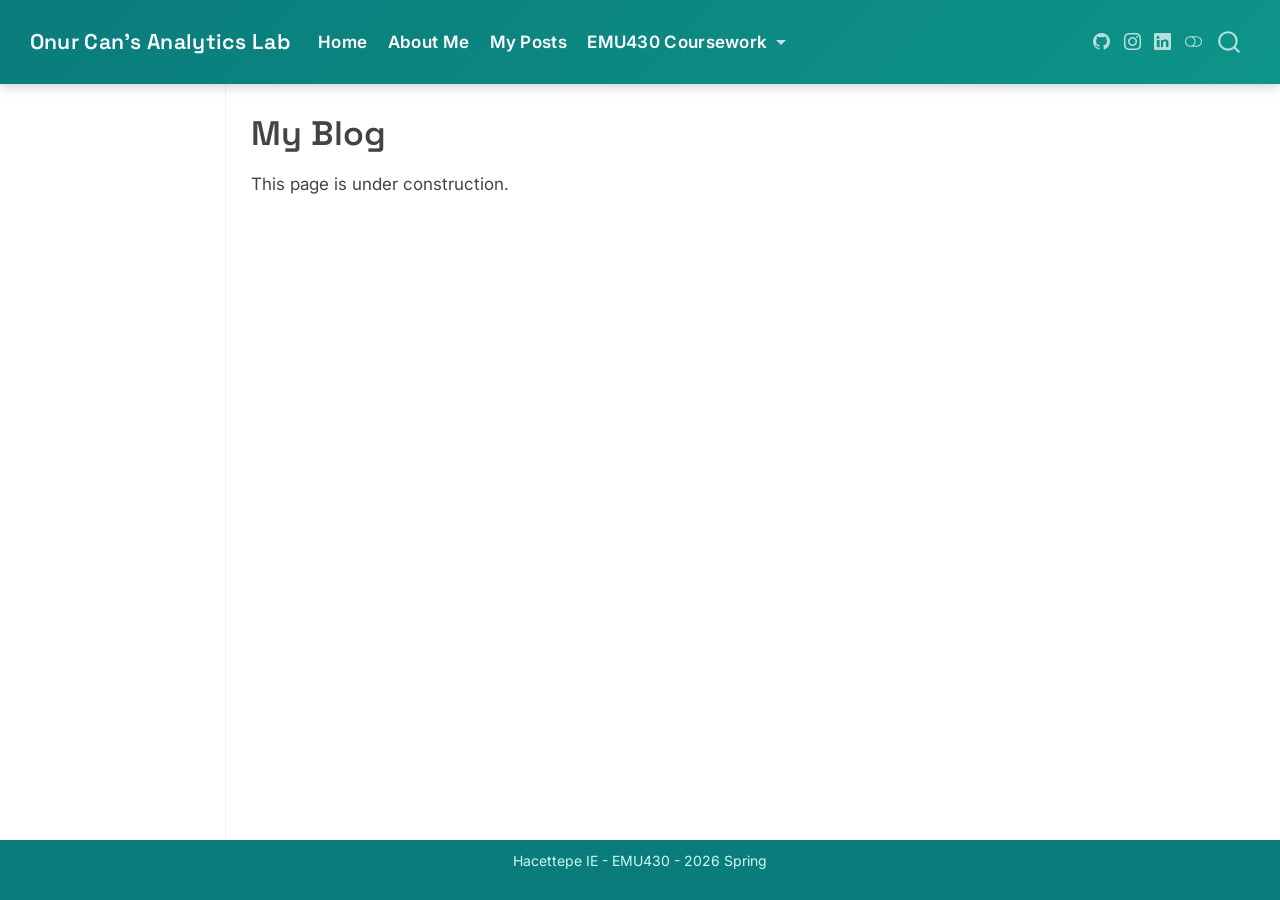
<file: docs/posts.html>
<!DOCTYPE html>
<html xmlns="http://www.w3.org/1999/xhtml" lang="en" xml:lang="en"><head>

<meta charset="utf-8">
<meta name="generator" content="quarto-1.9.36">

<meta name="viewport" content="width=device-width, initial-scale=1.0, user-scalable=yes">


<title>My Blog – Onur Can’s Analytics Lab</title>
<style>
/* Default styles provided by pandoc.
** See https://pandoc.org/MANUAL.html#variables-for-html for config info.
*/
code{white-space: pre-wrap;}
span.smallcaps{font-variant: small-caps;}
div.columns{display: flex; gap: min(4vw, 1.5em);}
div.column{flex: auto; overflow-x: auto;}
div.hanging-indent{margin-left: 1.5em; text-indent: -1.5em;}
ul.task-list{list-style: none;}
ul.task-list li input[type="checkbox"] {
  width: 0.8em;
  margin: 0 0.8em 0.2em -1em; /* quarto-specific, see https://github.com/quarto-dev/quarto-cli/issues/4556 */ 
  vertical-align: middle;
}
</style>


<script src="site_libs/quarto-nav/quarto-nav.js"></script>
<script src="site_libs/quarto-nav/headroom.min.js"></script>
<script src="site_libs/clipboard/clipboard.min.js"></script>
<script src="site_libs/quarto-search/autocomplete.umd.js"></script>
<script src="site_libs/quarto-search/fuse.min.js"></script>
<script src="site_libs/quarto-search/quarto-search.js"></script>
<meta name="quarto:offset" content="./">
<script src="site_libs/quarto-html/quarto.js" type="module"></script>
<script src="site_libs/quarto-html/tabsets/tabsets.js" type="module"></script>
<script src="site_libs/quarto-html/popper.min.js"></script>
<script src="site_libs/quarto-html/tippy.umd.min.js"></script>
<script src="site_libs/quarto-html/anchor.min.js"></script>
<link href="site_libs/quarto-html/tippy.css" rel="stylesheet">
<link href="site_libs/quarto-html/quarto-syntax-highlighting-845c23b38eaddc0f92fda52bfe77a8c8.css" rel="stylesheet" class="quarto-color-scheme" id="quarto-text-highlighting-styles">
<link href="site_libs/quarto-html/quarto-syntax-highlighting-dark-f418161beb48e0141c760e455f12af2c.css" rel="stylesheet" class="quarto-color-scheme quarto-color-alternate" id="quarto-text-highlighting-styles">
<link href="site_libs/quarto-html/quarto-syntax-highlighting-845c23b38eaddc0f92fda52bfe77a8c8.css" rel="stylesheet" class="quarto-color-scheme-extra" id="quarto-text-highlighting-styles">
<script src="site_libs/bootstrap/bootstrap.min.js"></script>
<link href="site_libs/bootstrap/bootstrap-icons.css" rel="stylesheet">
<link href="site_libs/bootstrap/bootstrap-6598461ff1bf7084bf14536e9c45f7d7.min.css" rel="stylesheet" append-hash="true" class="quarto-color-scheme" id="quarto-bootstrap" data-mode="light">
<link href="site_libs/bootstrap/bootstrap-dark-7228469e8177cf19fa3481c50c5a92b0.min.css" rel="stylesheet" append-hash="true" class="quarto-color-scheme quarto-color-alternate" id="quarto-bootstrap" data-mode="dark">
<link href="site_libs/bootstrap/bootstrap-6598461ff1bf7084bf14536e9c45f7d7.min.css" rel="stylesheet" append-hash="true" class="quarto-color-scheme-extra" id="quarto-bootstrap" data-mode="light">
<script id="quarto-search-options" type="application/json">{
  "location": "navbar",
  "copy-button": false,
  "collapse-after": 3,
  "panel-placement": "end",
  "type": "overlay",
  "limit": 50,
  "keyboard-shortcut": [
    "f",
    "/",
    "s"
  ],
  "show-item-context": false,
  "language": {
    "search-no-results-text": "No results",
    "search-matching-documents-text": "matching documents",
    "search-copy-link-title": "Copy link to search",
    "search-hide-matches-text": "Hide additional matches",
    "search-more-match-text": "more match in this document",
    "search-more-matches-text": "more matches in this document",
    "search-clear-button-title": "Clear",
    "search-text-placeholder": "",
    "search-detached-cancel-button-title": "Cancel",
    "search-submit-button-title": "Submit",
    "search-label": "Search"
  }
}</script>


<link rel="stylesheet" href="styles.css">
</head>

<body class="docked nav-fixed quarto-light"><script id="quarto-html-before-body" type="application/javascript">
    const toggleBodyColorMode = (bsSheetEl) => {
      const mode = bsSheetEl.getAttribute("data-mode");
      const bodyEl = window.document.querySelector("body");
      if (mode === "dark") {
        bodyEl.classList.add("quarto-dark");
        bodyEl.classList.remove("quarto-light");
      } else {
        bodyEl.classList.add("quarto-light");
        bodyEl.classList.remove("quarto-dark");
      }
    }
    const toggleBodyColorPrimary = () => {
      const bsSheetEl = window.document.querySelector("link#quarto-bootstrap:not([rel=disabled-stylesheet])");
      if (bsSheetEl) {
        toggleBodyColorMode(bsSheetEl);
      }
    }
    const setColorSchemeToggle = (alternate) => {
      const toggles = window.document.querySelectorAll('.quarto-color-scheme-toggle');
      for (let i=0; i < toggles.length; i++) {
        const toggle = toggles[i];
        if (toggle) {
          if (alternate) {
            toggle.classList.add("alternate");
          } else {
            toggle.classList.remove("alternate");
          }
        }
      }
    };
    const toggleColorMode = (alternate) => {
      // Switch the stylesheets
      const primaryStylesheets = window.document.querySelectorAll('link.quarto-color-scheme:not(.quarto-color-alternate)');
      const alternateStylesheets = window.document.querySelectorAll('link.quarto-color-scheme.quarto-color-alternate');
      manageTransitions('#quarto-margin-sidebar .nav-link', false);
      if (alternate) {
        // note: dark is layered on light, we don't disable primary!
        enableStylesheet(alternateStylesheets);
        for (const sheetNode of alternateStylesheets) {
          if (sheetNode.id === "quarto-bootstrap") {
            toggleBodyColorMode(sheetNode);
          }
        }
      } else {
        disableStylesheet(alternateStylesheets);
        enableStylesheet(primaryStylesheets)
        toggleBodyColorPrimary();
      }
      manageTransitions('#quarto-margin-sidebar .nav-link', true);
      // Switch the toggles
      setColorSchemeToggle(alternate)
      // Hack to workaround the fact that safari doesn't
      // properly recolor the scrollbar when toggling (#1455)
      if (navigator.userAgent.indexOf('Safari') > 0 && navigator.userAgent.indexOf('Chrome') == -1) {
        manageTransitions("body", false);
        window.scrollTo(0, 1);
        setTimeout(() => {
          window.scrollTo(0, 0);
          manageTransitions("body", true);
        }, 40);
      }
    }
    const disableStylesheet = (stylesheets) => {
      for (let i=0; i < stylesheets.length; i++) {
        const stylesheet = stylesheets[i];
        stylesheet.rel = 'disabled-stylesheet';
      }
    }
    const enableStylesheet = (stylesheets) => {
      for (let i=0; i < stylesheets.length; i++) {
        const stylesheet = stylesheets[i];
        if(stylesheet.rel !== 'stylesheet') { // for Chrome, which will still FOUC without this check
          stylesheet.rel = 'stylesheet';
        }
      }
    }
    const manageTransitions = (selector, allowTransitions) => {
      const els = window.document.querySelectorAll(selector);
      for (let i=0; i < els.length; i++) {
        const el = els[i];
        if (allowTransitions) {
          el.classList.remove('notransition');
        } else {
          el.classList.add('notransition');
        }
      }
    }
    const isFileUrl = () => {
      return window.location.protocol === 'file:';
    }
    const hasAlternateSentinel = () => {
      let styleSentinel = getColorSchemeSentinel();
      if (styleSentinel !== null) {
        return styleSentinel === "alternate";
      } else {
        return false;
      }
    }
    const setStyleSentinel = (alternate) => {
      const value = alternate ? "alternate" : "default";
      if (!isFileUrl()) {
        window.localStorage.setItem("quarto-color-scheme", value);
      } else {
        localAlternateSentinel = value;
      }
    }
    const getColorSchemeSentinel = () => {
      if (!isFileUrl()) {
        const storageValue = window.localStorage.getItem("quarto-color-scheme");
        return storageValue != null ? storageValue : localAlternateSentinel;
      } else {
        return localAlternateSentinel;
      }
    }
    const toggleGiscusIfUsed = (isAlternate, darkModeDefault) => {
      const baseTheme = document.querySelector('#giscus-base-theme')?.value ?? 'light';
      const alternateTheme = document.querySelector('#giscus-alt-theme')?.value ?? 'dark';
      let newTheme = '';
      if(authorPrefersDark) {
        newTheme = isAlternate ? baseTheme : alternateTheme;
      } else {
        newTheme = isAlternate ? alternateTheme : baseTheme;
      }
      const changeGiscusTheme = () => {
        // From: https://github.com/giscus/giscus/issues/336
        const sendMessage = (message) => {
          const iframe = document.querySelector('iframe.giscus-frame');
          if (!iframe) return;
          iframe.contentWindow.postMessage({ giscus: message }, 'https://giscus.app');
        }
        sendMessage({
          setConfig: {
            theme: newTheme
          }
        });
      }
      const isGiscussLoaded = window.document.querySelector('iframe.giscus-frame') !== null;
      if (isGiscussLoaded) {
        changeGiscusTheme();
      }
    };
    const authorPrefersDark = false;
    const darkModeDefault = authorPrefersDark;
      document.querySelector('link#quarto-text-highlighting-styles.quarto-color-scheme-extra').rel = 'disabled-stylesheet';
      document.querySelector('link#quarto-bootstrap.quarto-color-scheme-extra').rel = 'disabled-stylesheet';
    let localAlternateSentinel = darkModeDefault ? 'alternate' : 'default';
    // Dark / light mode switch
    window.quartoToggleColorScheme = () => {
      // Read the current dark / light value
      let toAlternate = !hasAlternateSentinel();
      toggleColorMode(toAlternate);
      setStyleSentinel(toAlternate);
      toggleGiscusIfUsed(toAlternate, darkModeDefault);
      window.dispatchEvent(new Event('resize'));
    };
    // Switch to dark mode if need be
    if (hasAlternateSentinel()) {
      toggleColorMode(true);
    } else {
      toggleColorMode(false);
    }
  </script>

<div id="quarto-search-results"></div>
  <header id="quarto-header" class="headroom fixed-top">
    <nav class="navbar navbar-expand-lg " data-bs-theme="dark">
      <div class="navbar-container container-fluid">
      <div class="navbar-brand-container mx-auto">
    <a class="navbar-brand" href="./index.html">
    <span class="navbar-title">Onur Can’s Analytics Lab</span>
    </a>
  </div>
            <div id="quarto-search" class="" title="Search"></div>
          <button class="navbar-toggler" type="button" data-bs-toggle="collapse" data-bs-target="#navbarCollapse" aria-controls="navbarCollapse" role="menu" aria-expanded="false" aria-label="Toggle navigation" onclick="if (window.quartoToggleHeadroom) { window.quartoToggleHeadroom(); }">
  <span class="navbar-toggler-icon"></span>
</button>
          <div class="collapse navbar-collapse" id="navbarCollapse">
            <ul class="navbar-nav navbar-nav-scroll me-auto">
  <li class="nav-item">
    <a class="nav-link" href="./index.html"> 
<span class="menu-text">Home</span></a>
  </li>  
  <li class="nav-item">
    <a class="nav-link" href="./about.html"> 
<span class="menu-text">About Me</span></a>
  </li>  
  <li class="nav-item">
    <a class="nav-link active" href="./posts.html" aria-current="page"> 
<span class="menu-text">My Posts</span></a>
  </li>  
  <li class="nav-item dropdown ">
    <a class="nav-link dropdown-toggle" href="#" id="nav-menu-emu430-coursework" role="link" data-bs-toggle="dropdown" aria-expanded="false">
 <span class="menu-text">EMU430 Coursework</span>
    </a>
    <ul class="dropdown-menu" aria-labelledby="nav-menu-emu430-coursework">    
        <li>
    <a class="dropdown-item" href="./assignments.html">
 <span class="dropdown-text">Assignments</span></a>
  </li>  
        <li>
    <a class="dropdown-item" href="./project.html">
 <span class="dropdown-text">Project</span></a>
  </li>  
    </ul>
  </li>
</ul>
          </div> <!-- /navcollapse -->
            <div class="quarto-navbar-tools tools-wide">
    <a href="https://emu-hacettepe-analytics.github.io/emu430-spring2026-onurcang/" title="" class="quarto-navigation-tool px-1" aria-label=""><i class="bi bi-github"></i></a>
    <a href="https://www.instagram.com/onurcangultekn/" title="" class="quarto-navigation-tool px-1" aria-label=""><i class="bi bi-instagram"></i></a>
    <a href="https://www.linkedin.com/in/onur-can-g%C3%BCltekin-58121321a/" title="" class="quarto-navigation-tool px-1" aria-label=""><i class="bi bi-linkedin"></i></a>
  <a href="" class="quarto-color-scheme-toggle quarto-navigation-tool  px-1" onclick="window.quartoToggleColorScheme(); return false;" title="Toggle dark mode"><i class="bi"></i></a>
</div>
      </div> <!-- /container-fluid -->
    </nav>
</header>
<!-- content -->
<div id="quarto-content" class="quarto-container page-columns page-rows-contents page-layout-article page-navbar">
<!-- sidebar -->
  <nav id="quarto-sidebar" class="sidebar collapse collapse-horizontal quarto-sidebar-collapse-item sidebar-navigation docked overflow-auto">
    
</nav>
<div id="quarto-sidebar-glass" class="quarto-sidebar-collapse-item" data-bs-toggle="collapse" data-bs-target=".quarto-sidebar-collapse-item"></div>
<!-- margin-sidebar -->
    <div id="quarto-margin-sidebar" class="sidebar margin-sidebar zindex-bottom">
    </div>
<!-- main -->
<main class="content" id="quarto-document-content">


<header id="title-block-header" class="quarto-title-block default">
<div class="quarto-title">
<h1 class="title">My Blog</h1>
</div>



<div class="quarto-title-meta">

    
  
    
  </div>
  


</header>


<p>This page is under construction.</p>



<a onclick="window.scrollTo(0, 0); return false;" role="button" id="quarto-back-to-top"><i class="bi bi-arrow-up"></i> Back to top</a></main> <!-- /main -->
<script id="quarto-html-after-body" type="application/javascript">
  window.document.addEventListener("DOMContentLoaded", function (event) {
    // Ensure there is a toggle, if there isn't float one in the top right
    if (window.document.querySelector('.quarto-color-scheme-toggle') === null) {
      const a = window.document.createElement('a');
      a.classList.add('top-right');
      a.classList.add('quarto-color-scheme-toggle');
      a.href = "";
      a.onclick = function() { try { window.quartoToggleColorScheme(); } catch {} return false; };
      const i = window.document.createElement("i");
      i.classList.add('bi');
      a.appendChild(i);
      window.document.body.appendChild(a);
    }
    setColorSchemeToggle(hasAlternateSentinel())
    const icon = "";
    const anchorJS = new window.AnchorJS();
    anchorJS.options = {
      placement: 'right',
      icon: icon
    };
    anchorJS.add('.anchored');
    const isCodeAnnotation = (el) => {
      for (const clz of el.classList) {
        if (clz.startsWith('code-annotation-')) {                     
          return true;
        }
      }
      return false;
    }
    const onCopySuccess = function(e) {
      // button target
      const button = e.trigger;
      // don't keep focus
      button.blur();
      // flash "checked"
      button.classList.add('code-copy-button-checked');
      var currentTitle = button.getAttribute("title");
      button.setAttribute("title", "Copied!");
      let tooltip;
      if (window.bootstrap) {
        button.setAttribute("data-bs-toggle", "tooltip");
        button.setAttribute("data-bs-placement", "left");
        button.setAttribute("data-bs-title", "Copied!");
        tooltip = new bootstrap.Tooltip(button, 
          { trigger: "manual", 
            customClass: "code-copy-button-tooltip",
            offset: [0, -8]});
        tooltip.show();    
      }
      setTimeout(function() {
        if (tooltip) {
          tooltip.hide();
          button.removeAttribute("data-bs-title");
          button.removeAttribute("data-bs-toggle");
          button.removeAttribute("data-bs-placement");
        }
        button.setAttribute("title", currentTitle);
        button.classList.remove('code-copy-button-checked');
      }, 1000);
      // clear code selection
      e.clearSelection();
    }
    const getTextToCopy = function(trigger) {
      const outerScaffold = trigger.parentElement.cloneNode(true);
      const codeEl = outerScaffold.querySelector('code');
      for (const childEl of codeEl.children) {
        if (isCodeAnnotation(childEl)) {
          childEl.remove();
        }
      }
      return codeEl.innerText;
    }
    const clipboard = new window.ClipboardJS('.code-copy-button:not([data-in-quarto-modal])', {
      text: getTextToCopy
    });
    clipboard.on('success', onCopySuccess);
    if (window.document.getElementById('quarto-embedded-source-code-modal')) {
      const clipboardModal = new window.ClipboardJS('.code-copy-button[data-in-quarto-modal]', {
        text: getTextToCopy,
        container: window.document.getElementById('quarto-embedded-source-code-modal')
      });
      clipboardModal.on('success', onCopySuccess);
    }
      var localhostRegex = new RegExp(/^(?:http|https):\/\/localhost\:?[0-9]*\//);
      var mailtoRegex = new RegExp(/^mailto:/);
        var filterRegex = new RegExp('/' + window.location.host + '/');
      var isInternal = (href) => {
          return filterRegex.test(href) || localhostRegex.test(href) || mailtoRegex.test(href);
      }
      // Inspect non-navigation links and adorn them if external
     var links = window.document.querySelectorAll('a[href]:not(.nav-link):not(.navbar-brand):not(.toc-action):not(.sidebar-link):not(.sidebar-item-toggle):not(.pagination-link):not(.no-external):not([aria-hidden]):not(.dropdown-item):not(.quarto-navigation-tool):not(.about-link)');
      for (var i=0; i<links.length; i++) {
        const link = links[i];
        if (!isInternal(link.href)) {
          // undo the damage that might have been done by quarto-nav.js in the case of
          // links that we want to consider external
          if (link.dataset.originalHref !== undefined) {
            link.href = link.dataset.originalHref;
          }
        }
      }
    function tippyHover(el, contentFn, onTriggerFn, onUntriggerFn) {
      const config = {
        allowHTML: true,
        maxWidth: 500,
        delay: 100,
        arrow: false,
        appendTo: function(el) {
            return el.parentElement;
        },
        interactive: true,
        interactiveBorder: 10,
        theme: 'quarto',
        placement: 'bottom-start',
      };
      if (contentFn) {
        config.content = contentFn;
      }
      if (onTriggerFn) {
        config.onTrigger = onTriggerFn;
      }
      if (onUntriggerFn) {
        config.onUntrigger = onUntriggerFn;
      }
      window.tippy(el, config); 
    }
    const noterefs = window.document.querySelectorAll('a[role="doc-noteref"]');
    for (var i=0; i<noterefs.length; i++) {
      const ref = noterefs[i];
      tippyHover(ref, function() {
        // use id or data attribute instead here
        let href = ref.getAttribute('data-footnote-href') || ref.getAttribute('href');
        try { href = new URL(href).hash; } catch {}
        const id = href.replace(/^#\/?/, "");
        const note = window.document.getElementById(id);
        if (note) {
          return note.innerHTML;
        } else {
          return "";
        }
      });
    }
    const xrefs = window.document.querySelectorAll('a.quarto-xref');
    const processXRef = (id, note) => {
      // Strip column container classes
      const stripColumnClz = (el) => {
        el.classList.remove("page-full", "page-columns");
        if (el.children) {
          for (const child of el.children) {
            stripColumnClz(child);
          }
        }
      }
      stripColumnClz(note)
      if (id === null || id.startsWith('sec-')) {
        // Special case sections, only their first couple elements
        const container = document.createElement("div");
        if (note.children && note.children.length > 2) {
          container.appendChild(note.children[0].cloneNode(true));
          for (let i = 1; i < note.children.length; i++) {
            const child = note.children[i];
            if (child.tagName === "P" && child.innerText === "") {
              continue;
            } else {
              container.appendChild(child.cloneNode(true));
              break;
            }
          }
          if (window.Quarto?.typesetMath) {
            window.Quarto.typesetMath(container);
          }
          return container.innerHTML
        } else {
          if (window.Quarto?.typesetMath) {
            window.Quarto.typesetMath(note);
          }
          return note.innerHTML;
        }
      } else {
        // Remove any anchor links if they are present
        const anchorLink = note.querySelector('a.anchorjs-link');
        if (anchorLink) {
          anchorLink.remove();
        }
        if (window.Quarto?.typesetMath) {
          window.Quarto.typesetMath(note);
        }
        if (note.classList.contains("callout")) {
          return note.outerHTML;
        } else {
          return note.innerHTML;
        }
      }
    }
    for (var i=0; i<xrefs.length; i++) {
      const xref = xrefs[i];
      tippyHover(xref, undefined, function(instance) {
        instance.disable();
        let url = xref.getAttribute('href');
        let hash = undefined; 
        if (url.startsWith('#')) {
          hash = url;
        } else {
          try { hash = new URL(url).hash; } catch {}
        }
        if (hash) {
          const id = hash.replace(/^#\/?/, "");
          const note = window.document.getElementById(id);
          if (note !== null) {
            try {
              const html = processXRef(id, note.cloneNode(true));
              instance.setContent(html);
            } finally {
              instance.enable();
              instance.show();
            }
          } else {
            // See if we can fetch this
            fetch(url.split('#')[0])
            .then(res => res.text())
            .then(html => {
              const parser = new DOMParser();
              const htmlDoc = parser.parseFromString(html, "text/html");
              const note = htmlDoc.getElementById(id);
              if (note !== null) {
                const html = processXRef(id, note);
                instance.setContent(html);
              } 
            }).finally(() => {
              instance.enable();
              instance.show();
            });
          }
        } else {
          // See if we can fetch a full url (with no hash to target)
          // This is a special case and we should probably do some content thinning / targeting
          fetch(url)
          .then(res => res.text())
          .then(html => {
            const parser = new DOMParser();
            const htmlDoc = parser.parseFromString(html, "text/html");
            const note = htmlDoc.querySelector('main.content');
            if (note !== null) {
              // This should only happen for chapter cross references
              // (since there is no id in the URL)
              // remove the first header
              if (note.children.length > 0 && note.children[0].tagName === "HEADER") {
                note.children[0].remove();
              }
              const html = processXRef(null, note);
              instance.setContent(html);
            } 
          }).finally(() => {
            instance.enable();
            instance.show();
          });
        }
      }, function(instance) {
      });
    }
        let selectedAnnoteEl;
        const selectorForAnnotation = ( cell, annotation) => {
          let cellAttr = 'data-code-cell="' + cell + '"';
          let lineAttr = 'data-code-annotation="' +  annotation + '"';
          const selector = 'span[' + cellAttr + '][' + lineAttr + ']';
          return selector;
        }
        const selectCodeLines = (annoteEl) => {
          const doc = window.document;
          const targetCell = annoteEl.getAttribute("data-target-cell");
          const targetAnnotation = annoteEl.getAttribute("data-target-annotation");
          const annoteSpan = window.document.querySelector(selectorForAnnotation(targetCell, targetAnnotation));
          const lines = annoteSpan.getAttribute("data-code-lines").split(",");
          const lineIds = lines.map((line) => {
            return targetCell + "-" + line;
          })
          let top = null;
          let height = null;
          let parent = null;
          if (lineIds.length > 0) {
              //compute the position of the single el (top and bottom and make a div)
              const el = window.document.getElementById(lineIds[0]);
              top = el.offsetTop;
              height = el.offsetHeight;
              parent = el.parentElement.parentElement;
            if (lineIds.length > 1) {
              const lastEl = window.document.getElementById(lineIds[lineIds.length - 1]);
              const bottom = lastEl.offsetTop + lastEl.offsetHeight;
              height = bottom - top;
            }
            if (top !== null && height !== null && parent !== null) {
              // cook up a div (if necessary) and position it 
              let div = window.document.getElementById("code-annotation-line-highlight");
              if (div === null) {
                div = window.document.createElement("div");
                div.setAttribute("id", "code-annotation-line-highlight");
                div.style.position = 'absolute';
                parent.appendChild(div);
              }
              div.style.top = top - 2 + "px";
              div.style.height = height + 4 + "px";
              div.style.left = 0;
              let gutterDiv = window.document.getElementById("code-annotation-line-highlight-gutter");
              if (gutterDiv === null) {
                gutterDiv = window.document.createElement("div");
                gutterDiv.setAttribute("id", "code-annotation-line-highlight-gutter");
                gutterDiv.style.position = 'absolute';
                const codeCell = window.document.getElementById(targetCell);
                const gutter = codeCell.querySelector('.code-annotation-gutter');
                gutter.appendChild(gutterDiv);
              }
              gutterDiv.style.top = top - 2 + "px";
              gutterDiv.style.height = height + 4 + "px";
            }
            selectedAnnoteEl = annoteEl;
          }
        };
        const unselectCodeLines = () => {
          const elementsIds = ["code-annotation-line-highlight", "code-annotation-line-highlight-gutter"];
          elementsIds.forEach((elId) => {
            const div = window.document.getElementById(elId);
            if (div) {
              div.remove();
            }
          });
          selectedAnnoteEl = undefined;
        };
          // Handle positioning of the toggle
      window.addEventListener(
        "resize",
        throttle(() => {
          elRect = undefined;
          if (selectedAnnoteEl) {
            selectCodeLines(selectedAnnoteEl);
          }
        }, 10)
      );
      function throttle(fn, ms) {
      let throttle = false;
      let timer;
        return (...args) => {
          if(!throttle) { // first call gets through
              fn.apply(this, args);
              throttle = true;
          } else { // all the others get throttled
              if(timer) clearTimeout(timer); // cancel #2
              timer = setTimeout(() => {
                fn.apply(this, args);
                timer = throttle = false;
              }, ms);
          }
        };
      }
        // Attach click handler to the DT
        const annoteDls = window.document.querySelectorAll('dt[data-target-cell]');
        for (const annoteDlNode of annoteDls) {
          annoteDlNode.addEventListener('click', (event) => {
            const clickedEl = event.target;
            if (clickedEl !== selectedAnnoteEl) {
              unselectCodeLines();
              const activeEl = window.document.querySelector('dt[data-target-cell].code-annotation-active');
              if (activeEl) {
                activeEl.classList.remove('code-annotation-active');
              }
              selectCodeLines(clickedEl);
              clickedEl.classList.add('code-annotation-active');
            } else {
              // Unselect the line
              unselectCodeLines();
              clickedEl.classList.remove('code-annotation-active');
            }
          });
        }
    const findCites = (el) => {
      const parentEl = el.parentElement;
      if (parentEl) {
        const cites = parentEl.dataset.cites;
        if (cites) {
          return {
            el,
            cites: cites.split(' ')
          };
        } else {
          return findCites(el.parentElement)
        }
      } else {
        return undefined;
      }
    };
    var bibliorefs = window.document.querySelectorAll('a[role="doc-biblioref"]');
    for (var i=0; i<bibliorefs.length; i++) {
      const ref = bibliorefs[i];
      const citeInfo = findCites(ref);
      if (citeInfo) {
        tippyHover(citeInfo.el, function() {
          var popup = window.document.createElement('div');
          citeInfo.cites.forEach(function(cite) {
            var citeDiv = window.document.createElement('div');
            citeDiv.classList.add('hanging-indent');
            citeDiv.classList.add('csl-entry');
            var biblioDiv = window.document.getElementById('ref-' + cite);
            if (biblioDiv) {
              citeDiv.innerHTML = biblioDiv.innerHTML;
            }
            popup.appendChild(citeDiv);
          });
          return popup.innerHTML;
        });
      }
    }
  });
  </script>
</div> <!-- /content -->
<footer class="footer">
  <div class="nav-footer">
    <div class="nav-footer-left">
      &nbsp;
    </div>   
    <div class="nav-footer-center">
<p>Hacettepe IE - EMU430 - 2026 Spring</p>
</div>
    <div class="nav-footer-right">
      &nbsp;
    </div>
  </div>
</footer>




</body></html>
</file>
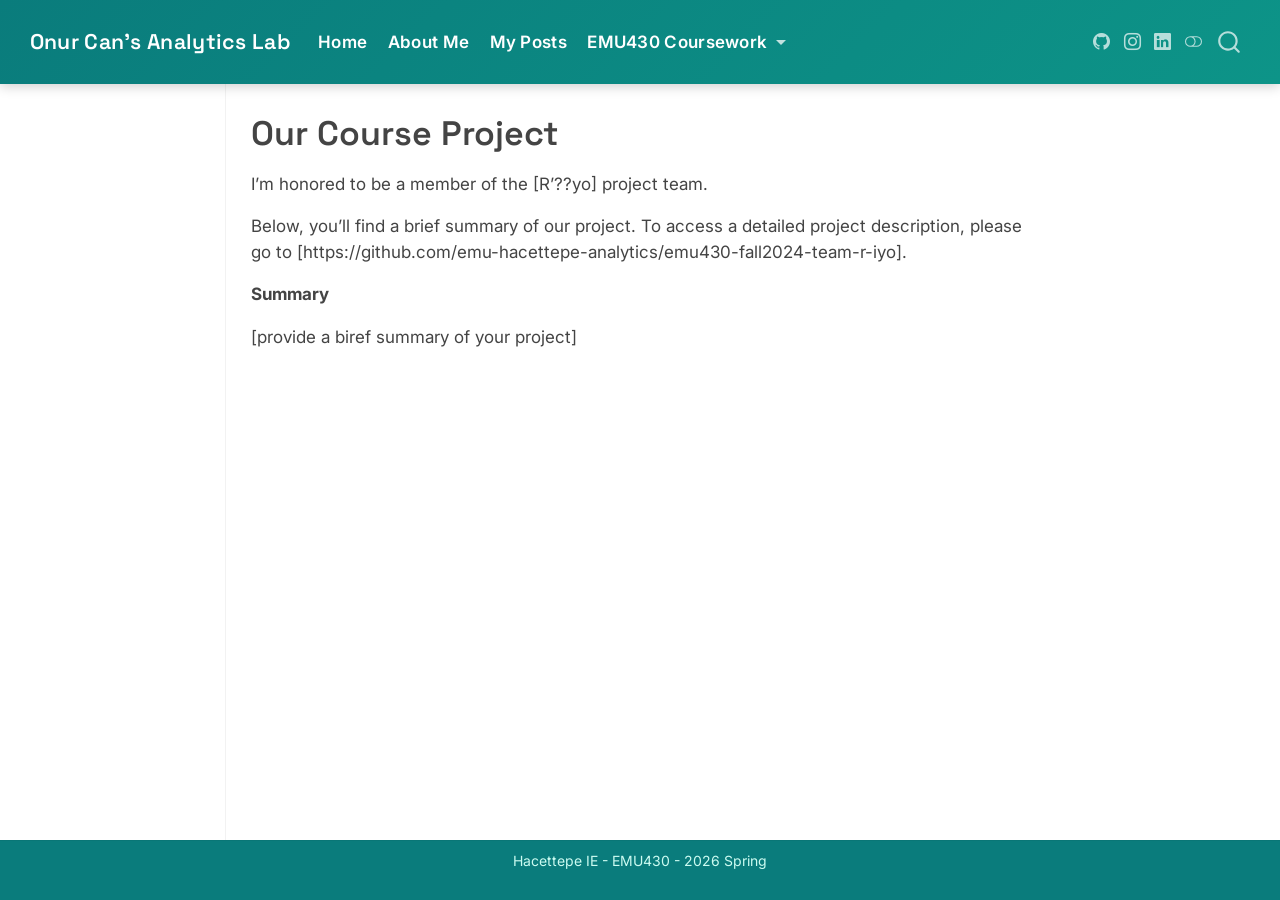
<file: docs/project.html>
<!DOCTYPE html>
<html xmlns="http://www.w3.org/1999/xhtml" lang="en" xml:lang="en"><head>

<meta charset="utf-8">
<meta name="generator" content="quarto-1.9.36">

<meta name="viewport" content="width=device-width, initial-scale=1.0, user-scalable=yes">


<title>Our Course Project – Onur Can’s Analytics Lab</title>
<style>
/* Default styles provided by pandoc.
** See https://pandoc.org/MANUAL.html#variables-for-html for config info.
*/
code{white-space: pre-wrap;}
span.smallcaps{font-variant: small-caps;}
div.columns{display: flex; gap: min(4vw, 1.5em);}
div.column{flex: auto; overflow-x: auto;}
div.hanging-indent{margin-left: 1.5em; text-indent: -1.5em;}
ul.task-list{list-style: none;}
ul.task-list li input[type="checkbox"] {
  width: 0.8em;
  margin: 0 0.8em 0.2em -1em; /* quarto-specific, see https://github.com/quarto-dev/quarto-cli/issues/4556 */ 
  vertical-align: middle;
}
</style>


<script src="site_libs/quarto-nav/quarto-nav.js"></script>
<script src="site_libs/quarto-nav/headroom.min.js"></script>
<script src="site_libs/clipboard/clipboard.min.js"></script>
<script src="site_libs/quarto-search/autocomplete.umd.js"></script>
<script src="site_libs/quarto-search/fuse.min.js"></script>
<script src="site_libs/quarto-search/quarto-search.js"></script>
<meta name="quarto:offset" content="./">
<script src="site_libs/quarto-html/quarto.js" type="module"></script>
<script src="site_libs/quarto-html/tabsets/tabsets.js" type="module"></script>
<script src="site_libs/quarto-html/popper.min.js"></script>
<script src="site_libs/quarto-html/tippy.umd.min.js"></script>
<script src="site_libs/quarto-html/anchor.min.js"></script>
<link href="site_libs/quarto-html/tippy.css" rel="stylesheet">
<link href="site_libs/quarto-html/quarto-syntax-highlighting-845c23b38eaddc0f92fda52bfe77a8c8.css" rel="stylesheet" class="quarto-color-scheme" id="quarto-text-highlighting-styles">
<link href="site_libs/quarto-html/quarto-syntax-highlighting-dark-f418161beb48e0141c760e455f12af2c.css" rel="stylesheet" class="quarto-color-scheme quarto-color-alternate" id="quarto-text-highlighting-styles">
<link href="site_libs/quarto-html/quarto-syntax-highlighting-845c23b38eaddc0f92fda52bfe77a8c8.css" rel="stylesheet" class="quarto-color-scheme-extra" id="quarto-text-highlighting-styles">
<script src="site_libs/bootstrap/bootstrap.min.js"></script>
<link href="site_libs/bootstrap/bootstrap-icons.css" rel="stylesheet">
<link href="site_libs/bootstrap/bootstrap-6598461ff1bf7084bf14536e9c45f7d7.min.css" rel="stylesheet" append-hash="true" class="quarto-color-scheme" id="quarto-bootstrap" data-mode="light">
<link href="site_libs/bootstrap/bootstrap-dark-7228469e8177cf19fa3481c50c5a92b0.min.css" rel="stylesheet" append-hash="true" class="quarto-color-scheme quarto-color-alternate" id="quarto-bootstrap" data-mode="dark">
<link href="site_libs/bootstrap/bootstrap-6598461ff1bf7084bf14536e9c45f7d7.min.css" rel="stylesheet" append-hash="true" class="quarto-color-scheme-extra" id="quarto-bootstrap" data-mode="light">
<script id="quarto-search-options" type="application/json">{
  "location": "navbar",
  "copy-button": false,
  "collapse-after": 3,
  "panel-placement": "end",
  "type": "overlay",
  "limit": 50,
  "keyboard-shortcut": [
    "f",
    "/",
    "s"
  ],
  "show-item-context": false,
  "language": {
    "search-no-results-text": "No results",
    "search-matching-documents-text": "matching documents",
    "search-copy-link-title": "Copy link to search",
    "search-hide-matches-text": "Hide additional matches",
    "search-more-match-text": "more match in this document",
    "search-more-matches-text": "more matches in this document",
    "search-clear-button-title": "Clear",
    "search-text-placeholder": "",
    "search-detached-cancel-button-title": "Cancel",
    "search-submit-button-title": "Submit",
    "search-label": "Search"
  }
}</script>


<link rel="stylesheet" href="styles.css">
</head>

<body class="docked nav-fixed quarto-light"><script id="quarto-html-before-body" type="application/javascript">
    const toggleBodyColorMode = (bsSheetEl) => {
      const mode = bsSheetEl.getAttribute("data-mode");
      const bodyEl = window.document.querySelector("body");
      if (mode === "dark") {
        bodyEl.classList.add("quarto-dark");
        bodyEl.classList.remove("quarto-light");
      } else {
        bodyEl.classList.add("quarto-light");
        bodyEl.classList.remove("quarto-dark");
      }
    }
    const toggleBodyColorPrimary = () => {
      const bsSheetEl = window.document.querySelector("link#quarto-bootstrap:not([rel=disabled-stylesheet])");
      if (bsSheetEl) {
        toggleBodyColorMode(bsSheetEl);
      }
    }
    const setColorSchemeToggle = (alternate) => {
      const toggles = window.document.querySelectorAll('.quarto-color-scheme-toggle');
      for (let i=0; i < toggles.length; i++) {
        const toggle = toggles[i];
        if (toggle) {
          if (alternate) {
            toggle.classList.add("alternate");
          } else {
            toggle.classList.remove("alternate");
          }
        }
      }
    };
    const toggleColorMode = (alternate) => {
      // Switch the stylesheets
      const primaryStylesheets = window.document.querySelectorAll('link.quarto-color-scheme:not(.quarto-color-alternate)');
      const alternateStylesheets = window.document.querySelectorAll('link.quarto-color-scheme.quarto-color-alternate');
      manageTransitions('#quarto-margin-sidebar .nav-link', false);
      if (alternate) {
        // note: dark is layered on light, we don't disable primary!
        enableStylesheet(alternateStylesheets);
        for (const sheetNode of alternateStylesheets) {
          if (sheetNode.id === "quarto-bootstrap") {
            toggleBodyColorMode(sheetNode);
          }
        }
      } else {
        disableStylesheet(alternateStylesheets);
        enableStylesheet(primaryStylesheets)
        toggleBodyColorPrimary();
      }
      manageTransitions('#quarto-margin-sidebar .nav-link', true);
      // Switch the toggles
      setColorSchemeToggle(alternate)
      // Hack to workaround the fact that safari doesn't
      // properly recolor the scrollbar when toggling (#1455)
      if (navigator.userAgent.indexOf('Safari') > 0 && navigator.userAgent.indexOf('Chrome') == -1) {
        manageTransitions("body", false);
        window.scrollTo(0, 1);
        setTimeout(() => {
          window.scrollTo(0, 0);
          manageTransitions("body", true);
        }, 40);
      }
    }
    const disableStylesheet = (stylesheets) => {
      for (let i=0; i < stylesheets.length; i++) {
        const stylesheet = stylesheets[i];
        stylesheet.rel = 'disabled-stylesheet';
      }
    }
    const enableStylesheet = (stylesheets) => {
      for (let i=0; i < stylesheets.length; i++) {
        const stylesheet = stylesheets[i];
        if(stylesheet.rel !== 'stylesheet') { // for Chrome, which will still FOUC without this check
          stylesheet.rel = 'stylesheet';
        }
      }
    }
    const manageTransitions = (selector, allowTransitions) => {
      const els = window.document.querySelectorAll(selector);
      for (let i=0; i < els.length; i++) {
        const el = els[i];
        if (allowTransitions) {
          el.classList.remove('notransition');
        } else {
          el.classList.add('notransition');
        }
      }
    }
    const isFileUrl = () => {
      return window.location.protocol === 'file:';
    }
    const hasAlternateSentinel = () => {
      let styleSentinel = getColorSchemeSentinel();
      if (styleSentinel !== null) {
        return styleSentinel === "alternate";
      } else {
        return false;
      }
    }
    const setStyleSentinel = (alternate) => {
      const value = alternate ? "alternate" : "default";
      if (!isFileUrl()) {
        window.localStorage.setItem("quarto-color-scheme", value);
      } else {
        localAlternateSentinel = value;
      }
    }
    const getColorSchemeSentinel = () => {
      if (!isFileUrl()) {
        const storageValue = window.localStorage.getItem("quarto-color-scheme");
        return storageValue != null ? storageValue : localAlternateSentinel;
      } else {
        return localAlternateSentinel;
      }
    }
    const toggleGiscusIfUsed = (isAlternate, darkModeDefault) => {
      const baseTheme = document.querySelector('#giscus-base-theme')?.value ?? 'light';
      const alternateTheme = document.querySelector('#giscus-alt-theme')?.value ?? 'dark';
      let newTheme = '';
      if(authorPrefersDark) {
        newTheme = isAlternate ? baseTheme : alternateTheme;
      } else {
        newTheme = isAlternate ? alternateTheme : baseTheme;
      }
      const changeGiscusTheme = () => {
        // From: https://github.com/giscus/giscus/issues/336
        const sendMessage = (message) => {
          const iframe = document.querySelector('iframe.giscus-frame');
          if (!iframe) return;
          iframe.contentWindow.postMessage({ giscus: message }, 'https://giscus.app');
        }
        sendMessage({
          setConfig: {
            theme: newTheme
          }
        });
      }
      const isGiscussLoaded = window.document.querySelector('iframe.giscus-frame') !== null;
      if (isGiscussLoaded) {
        changeGiscusTheme();
      }
    };
    const authorPrefersDark = false;
    const darkModeDefault = authorPrefersDark;
      document.querySelector('link#quarto-text-highlighting-styles.quarto-color-scheme-extra').rel = 'disabled-stylesheet';
      document.querySelector('link#quarto-bootstrap.quarto-color-scheme-extra').rel = 'disabled-stylesheet';
    let localAlternateSentinel = darkModeDefault ? 'alternate' : 'default';
    // Dark / light mode switch
    window.quartoToggleColorScheme = () => {
      // Read the current dark / light value
      let toAlternate = !hasAlternateSentinel();
      toggleColorMode(toAlternate);
      setStyleSentinel(toAlternate);
      toggleGiscusIfUsed(toAlternate, darkModeDefault);
      window.dispatchEvent(new Event('resize'));
    };
    // Switch to dark mode if need be
    if (hasAlternateSentinel()) {
      toggleColorMode(true);
    } else {
      toggleColorMode(false);
    }
  </script>

<div id="quarto-search-results"></div>
  <header id="quarto-header" class="headroom fixed-top">
    <nav class="navbar navbar-expand-lg " data-bs-theme="dark">
      <div class="navbar-container container-fluid">
      <div class="navbar-brand-container mx-auto">
    <a class="navbar-brand" href="./index.html">
    <span class="navbar-title">Onur Can’s Analytics Lab</span>
    </a>
  </div>
            <div id="quarto-search" class="" title="Search"></div>
          <button class="navbar-toggler" type="button" data-bs-toggle="collapse" data-bs-target="#navbarCollapse" aria-controls="navbarCollapse" role="menu" aria-expanded="false" aria-label="Toggle navigation" onclick="if (window.quartoToggleHeadroom) { window.quartoToggleHeadroom(); }">
  <span class="navbar-toggler-icon"></span>
</button>
          <div class="collapse navbar-collapse" id="navbarCollapse">
            <ul class="navbar-nav navbar-nav-scroll me-auto">
  <li class="nav-item">
    <a class="nav-link" href="./index.html"> 
<span class="menu-text">Home</span></a>
  </li>  
  <li class="nav-item">
    <a class="nav-link" href="./about.html"> 
<span class="menu-text">About Me</span></a>
  </li>  
  <li class="nav-item">
    <a class="nav-link" href="./posts.html"> 
<span class="menu-text">My Posts</span></a>
  </li>  
  <li class="nav-item dropdown ">
    <a class="nav-link dropdown-toggle" href="#" id="nav-menu-emu430-coursework" role="link" data-bs-toggle="dropdown" aria-expanded="false">
 <span class="menu-text">EMU430 Coursework</span>
    </a>
    <ul class="dropdown-menu" aria-labelledby="nav-menu-emu430-coursework">    
        <li>
    <a class="dropdown-item" href="./assignments.html">
 <span class="dropdown-text">Assignments</span></a>
  </li>  
        <li>
    <a class="dropdown-item" href="./project.html">
 <span class="dropdown-text">Project</span></a>
  </li>  
    </ul>
  </li>
</ul>
          </div> <!-- /navcollapse -->
            <div class="quarto-navbar-tools tools-wide">
    <a href="https://emu-hacettepe-analytics.github.io/emu430-spring2026-onurcang/" title="" class="quarto-navigation-tool px-1" aria-label=""><i class="bi bi-github"></i></a>
    <a href="https://www.instagram.com/onurcangultekn/" title="" class="quarto-navigation-tool px-1" aria-label=""><i class="bi bi-instagram"></i></a>
    <a href="https://www.linkedin.com/in/onur-can-g%C3%BCltekin-58121321a/" title="" class="quarto-navigation-tool px-1" aria-label=""><i class="bi bi-linkedin"></i></a>
  <a href="" class="quarto-color-scheme-toggle quarto-navigation-tool  px-1" onclick="window.quartoToggleColorScheme(); return false;" title="Toggle dark mode"><i class="bi"></i></a>
</div>
      </div> <!-- /container-fluid -->
    </nav>
</header>
<!-- content -->
<div id="quarto-content" class="quarto-container page-columns page-rows-contents page-layout-article page-navbar">
<!-- sidebar -->
  <nav id="quarto-sidebar" class="sidebar collapse collapse-horizontal quarto-sidebar-collapse-item sidebar-navigation docked overflow-auto">
    
</nav>
<div id="quarto-sidebar-glass" class="quarto-sidebar-collapse-item" data-bs-toggle="collapse" data-bs-target=".quarto-sidebar-collapse-item"></div>
<!-- margin-sidebar -->
    <div id="quarto-margin-sidebar" class="sidebar margin-sidebar zindex-bottom">
    </div>
<!-- main -->
<main class="content" id="quarto-document-content">


<header id="title-block-header" class="quarto-title-block default">
<div class="quarto-title">
<h1 class="title">Our Course Project</h1>
</div>



<div class="quarto-title-meta">

    
  
    
  </div>
  


</header>


<p>I’m honored to be a member of the [R’??yo] project team.</p>
<p>Below, you’ll find a brief summary of our project. To access a detailed project description, please go to [https://github.com/emu-hacettepe-analytics/emu430-fall2024-team-r-iyo].</p>
<p><strong>Summary</strong></p>
<p>[provide a biref summary of your project]</p>



<a onclick="window.scrollTo(0, 0); return false;" role="button" id="quarto-back-to-top"><i class="bi bi-arrow-up"></i> Back to top</a></main> <!-- /main -->
<script id="quarto-html-after-body" type="application/javascript">
  window.document.addEventListener("DOMContentLoaded", function (event) {
    // Ensure there is a toggle, if there isn't float one in the top right
    if (window.document.querySelector('.quarto-color-scheme-toggle') === null) {
      const a = window.document.createElement('a');
      a.classList.add('top-right');
      a.classList.add('quarto-color-scheme-toggle');
      a.href = "";
      a.onclick = function() { try { window.quartoToggleColorScheme(); } catch {} return false; };
      const i = window.document.createElement("i");
      i.classList.add('bi');
      a.appendChild(i);
      window.document.body.appendChild(a);
    }
    setColorSchemeToggle(hasAlternateSentinel())
    const icon = "";
    const anchorJS = new window.AnchorJS();
    anchorJS.options = {
      placement: 'right',
      icon: icon
    };
    anchorJS.add('.anchored');
    const isCodeAnnotation = (el) => {
      for (const clz of el.classList) {
        if (clz.startsWith('code-annotation-')) {                     
          return true;
        }
      }
      return false;
    }
    const onCopySuccess = function(e) {
      // button target
      const button = e.trigger;
      // don't keep focus
      button.blur();
      // flash "checked"
      button.classList.add('code-copy-button-checked');
      var currentTitle = button.getAttribute("title");
      button.setAttribute("title", "Copied!");
      let tooltip;
      if (window.bootstrap) {
        button.setAttribute("data-bs-toggle", "tooltip");
        button.setAttribute("data-bs-placement", "left");
        button.setAttribute("data-bs-title", "Copied!");
        tooltip = new bootstrap.Tooltip(button, 
          { trigger: "manual", 
            customClass: "code-copy-button-tooltip",
            offset: [0, -8]});
        tooltip.show();    
      }
      setTimeout(function() {
        if (tooltip) {
          tooltip.hide();
          button.removeAttribute("data-bs-title");
          button.removeAttribute("data-bs-toggle");
          button.removeAttribute("data-bs-placement");
        }
        button.setAttribute("title", currentTitle);
        button.classList.remove('code-copy-button-checked');
      }, 1000);
      // clear code selection
      e.clearSelection();
    }
    const getTextToCopy = function(trigger) {
      const outerScaffold = trigger.parentElement.cloneNode(true);
      const codeEl = outerScaffold.querySelector('code');
      for (const childEl of codeEl.children) {
        if (isCodeAnnotation(childEl)) {
          childEl.remove();
        }
      }
      return codeEl.innerText;
    }
    const clipboard = new window.ClipboardJS('.code-copy-button:not([data-in-quarto-modal])', {
      text: getTextToCopy
    });
    clipboard.on('success', onCopySuccess);
    if (window.document.getElementById('quarto-embedded-source-code-modal')) {
      const clipboardModal = new window.ClipboardJS('.code-copy-button[data-in-quarto-modal]', {
        text: getTextToCopy,
        container: window.document.getElementById('quarto-embedded-source-code-modal')
      });
      clipboardModal.on('success', onCopySuccess);
    }
      var localhostRegex = new RegExp(/^(?:http|https):\/\/localhost\:?[0-9]*\//);
      var mailtoRegex = new RegExp(/^mailto:/);
        var filterRegex = new RegExp('/' + window.location.host + '/');
      var isInternal = (href) => {
          return filterRegex.test(href) || localhostRegex.test(href) || mailtoRegex.test(href);
      }
      // Inspect non-navigation links and adorn them if external
     var links = window.document.querySelectorAll('a[href]:not(.nav-link):not(.navbar-brand):not(.toc-action):not(.sidebar-link):not(.sidebar-item-toggle):not(.pagination-link):not(.no-external):not([aria-hidden]):not(.dropdown-item):not(.quarto-navigation-tool):not(.about-link)');
      for (var i=0; i<links.length; i++) {
        const link = links[i];
        if (!isInternal(link.href)) {
          // undo the damage that might have been done by quarto-nav.js in the case of
          // links that we want to consider external
          if (link.dataset.originalHref !== undefined) {
            link.href = link.dataset.originalHref;
          }
        }
      }
    function tippyHover(el, contentFn, onTriggerFn, onUntriggerFn) {
      const config = {
        allowHTML: true,
        maxWidth: 500,
        delay: 100,
        arrow: false,
        appendTo: function(el) {
            return el.parentElement;
        },
        interactive: true,
        interactiveBorder: 10,
        theme: 'quarto',
        placement: 'bottom-start',
      };
      if (contentFn) {
        config.content = contentFn;
      }
      if (onTriggerFn) {
        config.onTrigger = onTriggerFn;
      }
      if (onUntriggerFn) {
        config.onUntrigger = onUntriggerFn;
      }
      window.tippy(el, config); 
    }
    const noterefs = window.document.querySelectorAll('a[role="doc-noteref"]');
    for (var i=0; i<noterefs.length; i++) {
      const ref = noterefs[i];
      tippyHover(ref, function() {
        // use id or data attribute instead here
        let href = ref.getAttribute('data-footnote-href') || ref.getAttribute('href');
        try { href = new URL(href).hash; } catch {}
        const id = href.replace(/^#\/?/, "");
        const note = window.document.getElementById(id);
        if (note) {
          return note.innerHTML;
        } else {
          return "";
        }
      });
    }
    const xrefs = window.document.querySelectorAll('a.quarto-xref');
    const processXRef = (id, note) => {
      // Strip column container classes
      const stripColumnClz = (el) => {
        el.classList.remove("page-full", "page-columns");
        if (el.children) {
          for (const child of el.children) {
            stripColumnClz(child);
          }
        }
      }
      stripColumnClz(note)
      if (id === null || id.startsWith('sec-')) {
        // Special case sections, only their first couple elements
        const container = document.createElement("div");
        if (note.children && note.children.length > 2) {
          container.appendChild(note.children[0].cloneNode(true));
          for (let i = 1; i < note.children.length; i++) {
            const child = note.children[i];
            if (child.tagName === "P" && child.innerText === "") {
              continue;
            } else {
              container.appendChild(child.cloneNode(true));
              break;
            }
          }
          if (window.Quarto?.typesetMath) {
            window.Quarto.typesetMath(container);
          }
          return container.innerHTML
        } else {
          if (window.Quarto?.typesetMath) {
            window.Quarto.typesetMath(note);
          }
          return note.innerHTML;
        }
      } else {
        // Remove any anchor links if they are present
        const anchorLink = note.querySelector('a.anchorjs-link');
        if (anchorLink) {
          anchorLink.remove();
        }
        if (window.Quarto?.typesetMath) {
          window.Quarto.typesetMath(note);
        }
        if (note.classList.contains("callout")) {
          return note.outerHTML;
        } else {
          return note.innerHTML;
        }
      }
    }
    for (var i=0; i<xrefs.length; i++) {
      const xref = xrefs[i];
      tippyHover(xref, undefined, function(instance) {
        instance.disable();
        let url = xref.getAttribute('href');
        let hash = undefined; 
        if (url.startsWith('#')) {
          hash = url;
        } else {
          try { hash = new URL(url).hash; } catch {}
        }
        if (hash) {
          const id = hash.replace(/^#\/?/, "");
          const note = window.document.getElementById(id);
          if (note !== null) {
            try {
              const html = processXRef(id, note.cloneNode(true));
              instance.setContent(html);
            } finally {
              instance.enable();
              instance.show();
            }
          } else {
            // See if we can fetch this
            fetch(url.split('#')[0])
            .then(res => res.text())
            .then(html => {
              const parser = new DOMParser();
              const htmlDoc = parser.parseFromString(html, "text/html");
              const note = htmlDoc.getElementById(id);
              if (note !== null) {
                const html = processXRef(id, note);
                instance.setContent(html);
              } 
            }).finally(() => {
              instance.enable();
              instance.show();
            });
          }
        } else {
          // See if we can fetch a full url (with no hash to target)
          // This is a special case and we should probably do some content thinning / targeting
          fetch(url)
          .then(res => res.text())
          .then(html => {
            const parser = new DOMParser();
            const htmlDoc = parser.parseFromString(html, "text/html");
            const note = htmlDoc.querySelector('main.content');
            if (note !== null) {
              // This should only happen for chapter cross references
              // (since there is no id in the URL)
              // remove the first header
              if (note.children.length > 0 && note.children[0].tagName === "HEADER") {
                note.children[0].remove();
              }
              const html = processXRef(null, note);
              instance.setContent(html);
            } 
          }).finally(() => {
            instance.enable();
            instance.show();
          });
        }
      }, function(instance) {
      });
    }
        let selectedAnnoteEl;
        const selectorForAnnotation = ( cell, annotation) => {
          let cellAttr = 'data-code-cell="' + cell + '"';
          let lineAttr = 'data-code-annotation="' +  annotation + '"';
          const selector = 'span[' + cellAttr + '][' + lineAttr + ']';
          return selector;
        }
        const selectCodeLines = (annoteEl) => {
          const doc = window.document;
          const targetCell = annoteEl.getAttribute("data-target-cell");
          const targetAnnotation = annoteEl.getAttribute("data-target-annotation");
          const annoteSpan = window.document.querySelector(selectorForAnnotation(targetCell, targetAnnotation));
          const lines = annoteSpan.getAttribute("data-code-lines").split(",");
          const lineIds = lines.map((line) => {
            return targetCell + "-" + line;
          })
          let top = null;
          let height = null;
          let parent = null;
          if (lineIds.length > 0) {
              //compute the position of the single el (top and bottom and make a div)
              const el = window.document.getElementById(lineIds[0]);
              top = el.offsetTop;
              height = el.offsetHeight;
              parent = el.parentElement.parentElement;
            if (lineIds.length > 1) {
              const lastEl = window.document.getElementById(lineIds[lineIds.length - 1]);
              const bottom = lastEl.offsetTop + lastEl.offsetHeight;
              height = bottom - top;
            }
            if (top !== null && height !== null && parent !== null) {
              // cook up a div (if necessary) and position it 
              let div = window.document.getElementById("code-annotation-line-highlight");
              if (div === null) {
                div = window.document.createElement("div");
                div.setAttribute("id", "code-annotation-line-highlight");
                div.style.position = 'absolute';
                parent.appendChild(div);
              }
              div.style.top = top - 2 + "px";
              div.style.height = height + 4 + "px";
              div.style.left = 0;
              let gutterDiv = window.document.getElementById("code-annotation-line-highlight-gutter");
              if (gutterDiv === null) {
                gutterDiv = window.document.createElement("div");
                gutterDiv.setAttribute("id", "code-annotation-line-highlight-gutter");
                gutterDiv.style.position = 'absolute';
                const codeCell = window.document.getElementById(targetCell);
                const gutter = codeCell.querySelector('.code-annotation-gutter');
                gutter.appendChild(gutterDiv);
              }
              gutterDiv.style.top = top - 2 + "px";
              gutterDiv.style.height = height + 4 + "px";
            }
            selectedAnnoteEl = annoteEl;
          }
        };
        const unselectCodeLines = () => {
          const elementsIds = ["code-annotation-line-highlight", "code-annotation-line-highlight-gutter"];
          elementsIds.forEach((elId) => {
            const div = window.document.getElementById(elId);
            if (div) {
              div.remove();
            }
          });
          selectedAnnoteEl = undefined;
        };
          // Handle positioning of the toggle
      window.addEventListener(
        "resize",
        throttle(() => {
          elRect = undefined;
          if (selectedAnnoteEl) {
            selectCodeLines(selectedAnnoteEl);
          }
        }, 10)
      );
      function throttle(fn, ms) {
      let throttle = false;
      let timer;
        return (...args) => {
          if(!throttle) { // first call gets through
              fn.apply(this, args);
              throttle = true;
          } else { // all the others get throttled
              if(timer) clearTimeout(timer); // cancel #2
              timer = setTimeout(() => {
                fn.apply(this, args);
                timer = throttle = false;
              }, ms);
          }
        };
      }
        // Attach click handler to the DT
        const annoteDls = window.document.querySelectorAll('dt[data-target-cell]');
        for (const annoteDlNode of annoteDls) {
          annoteDlNode.addEventListener('click', (event) => {
            const clickedEl = event.target;
            if (clickedEl !== selectedAnnoteEl) {
              unselectCodeLines();
              const activeEl = window.document.querySelector('dt[data-target-cell].code-annotation-active');
              if (activeEl) {
                activeEl.classList.remove('code-annotation-active');
              }
              selectCodeLines(clickedEl);
              clickedEl.classList.add('code-annotation-active');
            } else {
              // Unselect the line
              unselectCodeLines();
              clickedEl.classList.remove('code-annotation-active');
            }
          });
        }
    const findCites = (el) => {
      const parentEl = el.parentElement;
      if (parentEl) {
        const cites = parentEl.dataset.cites;
        if (cites) {
          return {
            el,
            cites: cites.split(' ')
          };
        } else {
          return findCites(el.parentElement)
        }
      } else {
        return undefined;
      }
    };
    var bibliorefs = window.document.querySelectorAll('a[role="doc-biblioref"]');
    for (var i=0; i<bibliorefs.length; i++) {
      const ref = bibliorefs[i];
      const citeInfo = findCites(ref);
      if (citeInfo) {
        tippyHover(citeInfo.el, function() {
          var popup = window.document.createElement('div');
          citeInfo.cites.forEach(function(cite) {
            var citeDiv = window.document.createElement('div');
            citeDiv.classList.add('hanging-indent');
            citeDiv.classList.add('csl-entry');
            var biblioDiv = window.document.getElementById('ref-' + cite);
            if (biblioDiv) {
              citeDiv.innerHTML = biblioDiv.innerHTML;
            }
            popup.appendChild(citeDiv);
          });
          return popup.innerHTML;
        });
      }
    }
  });
  </script>
</div> <!-- /content -->
<footer class="footer">
  <div class="nav-footer">
    <div class="nav-footer-left">
      &nbsp;
    </div>   
    <div class="nav-footer-center">
<p>Hacettepe IE - EMU430 - 2026 Spring</p>
</div>
    <div class="nav-footer-right">
      &nbsp;
    </div>
  </div>
</footer>




</body></html>
</file>
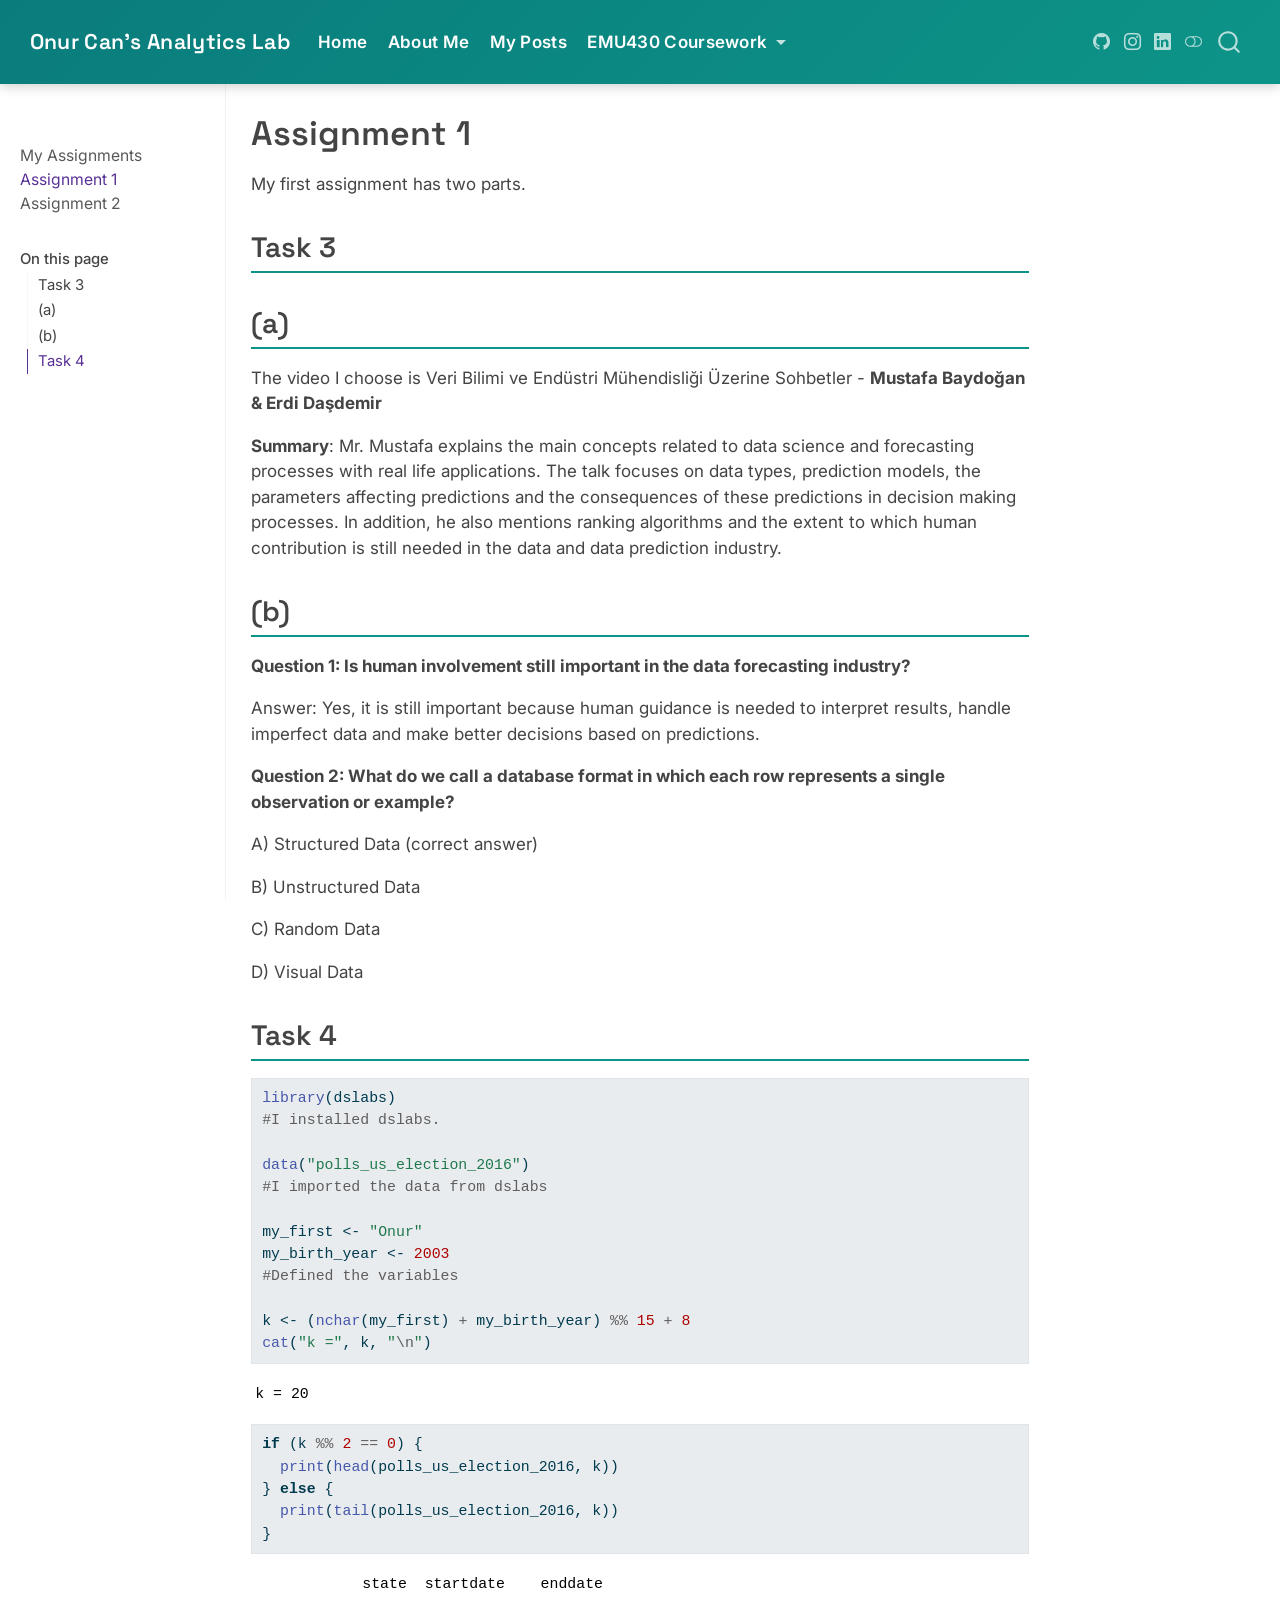
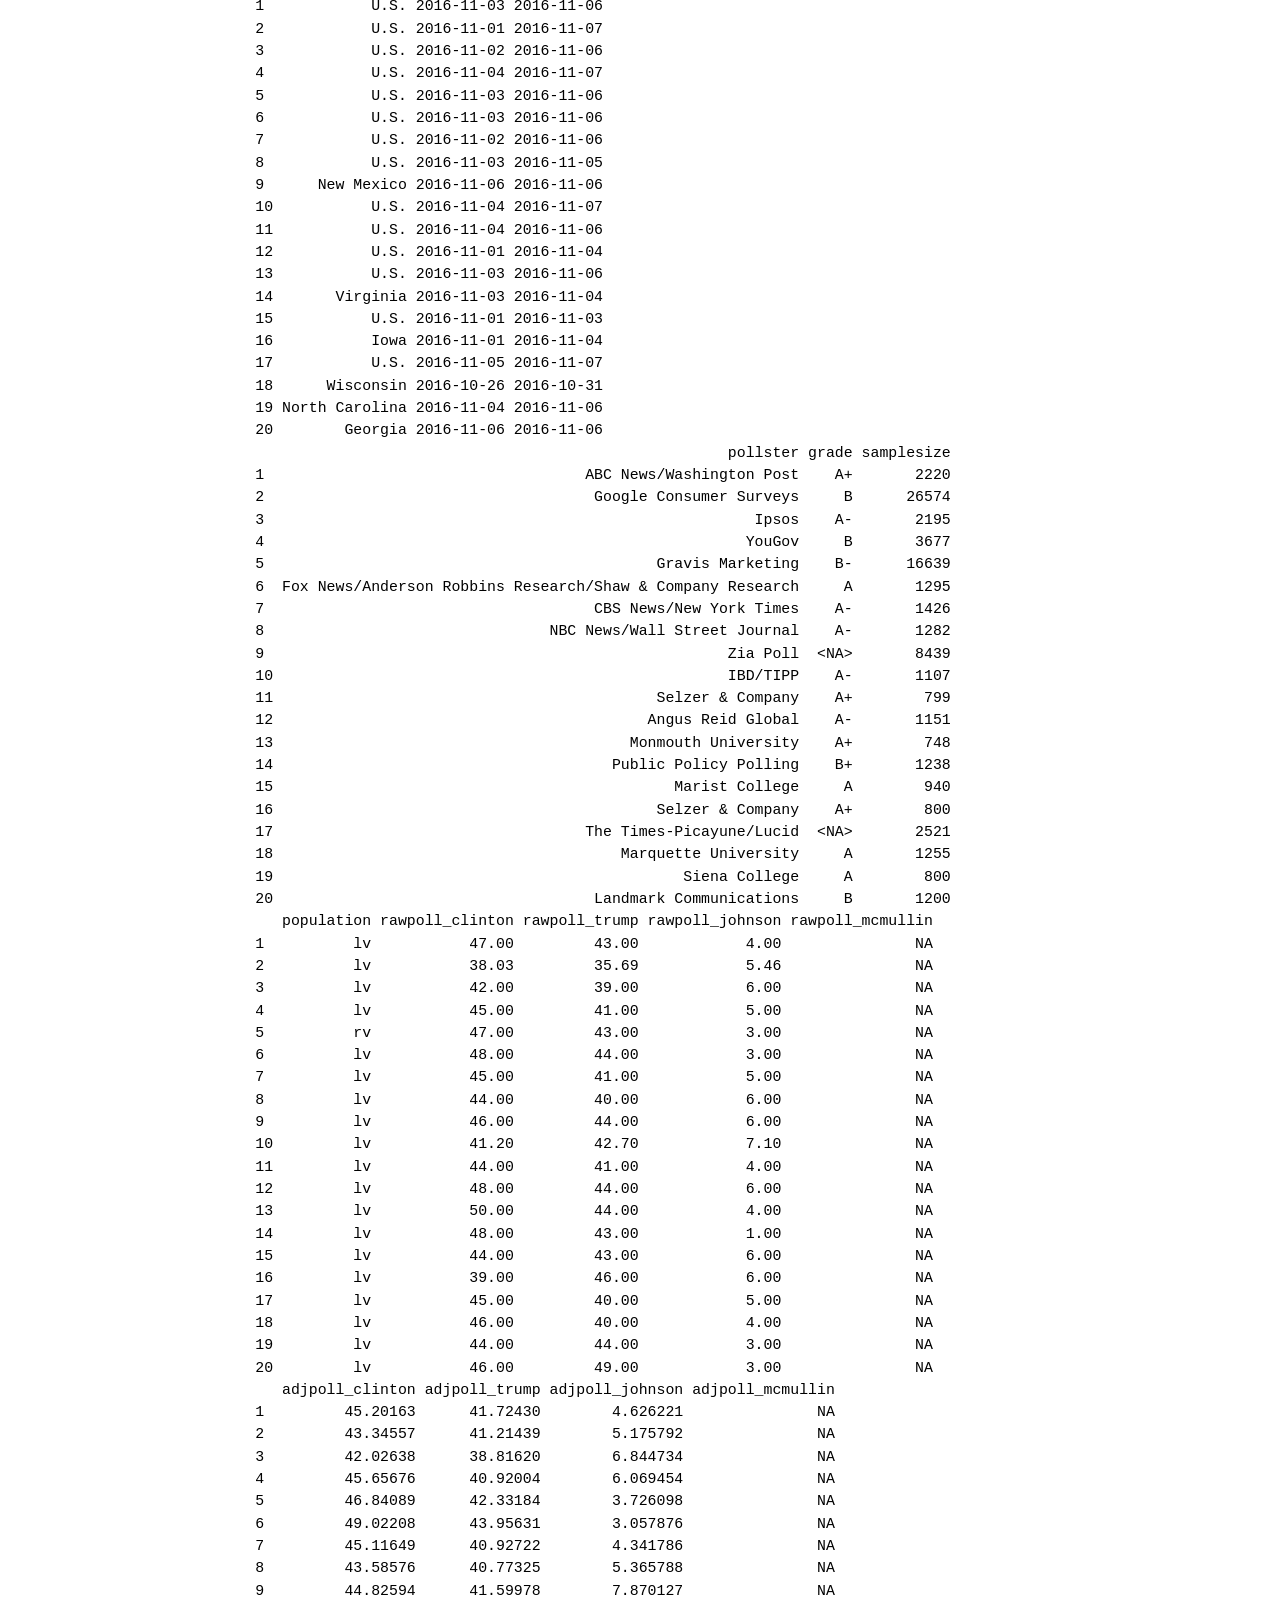
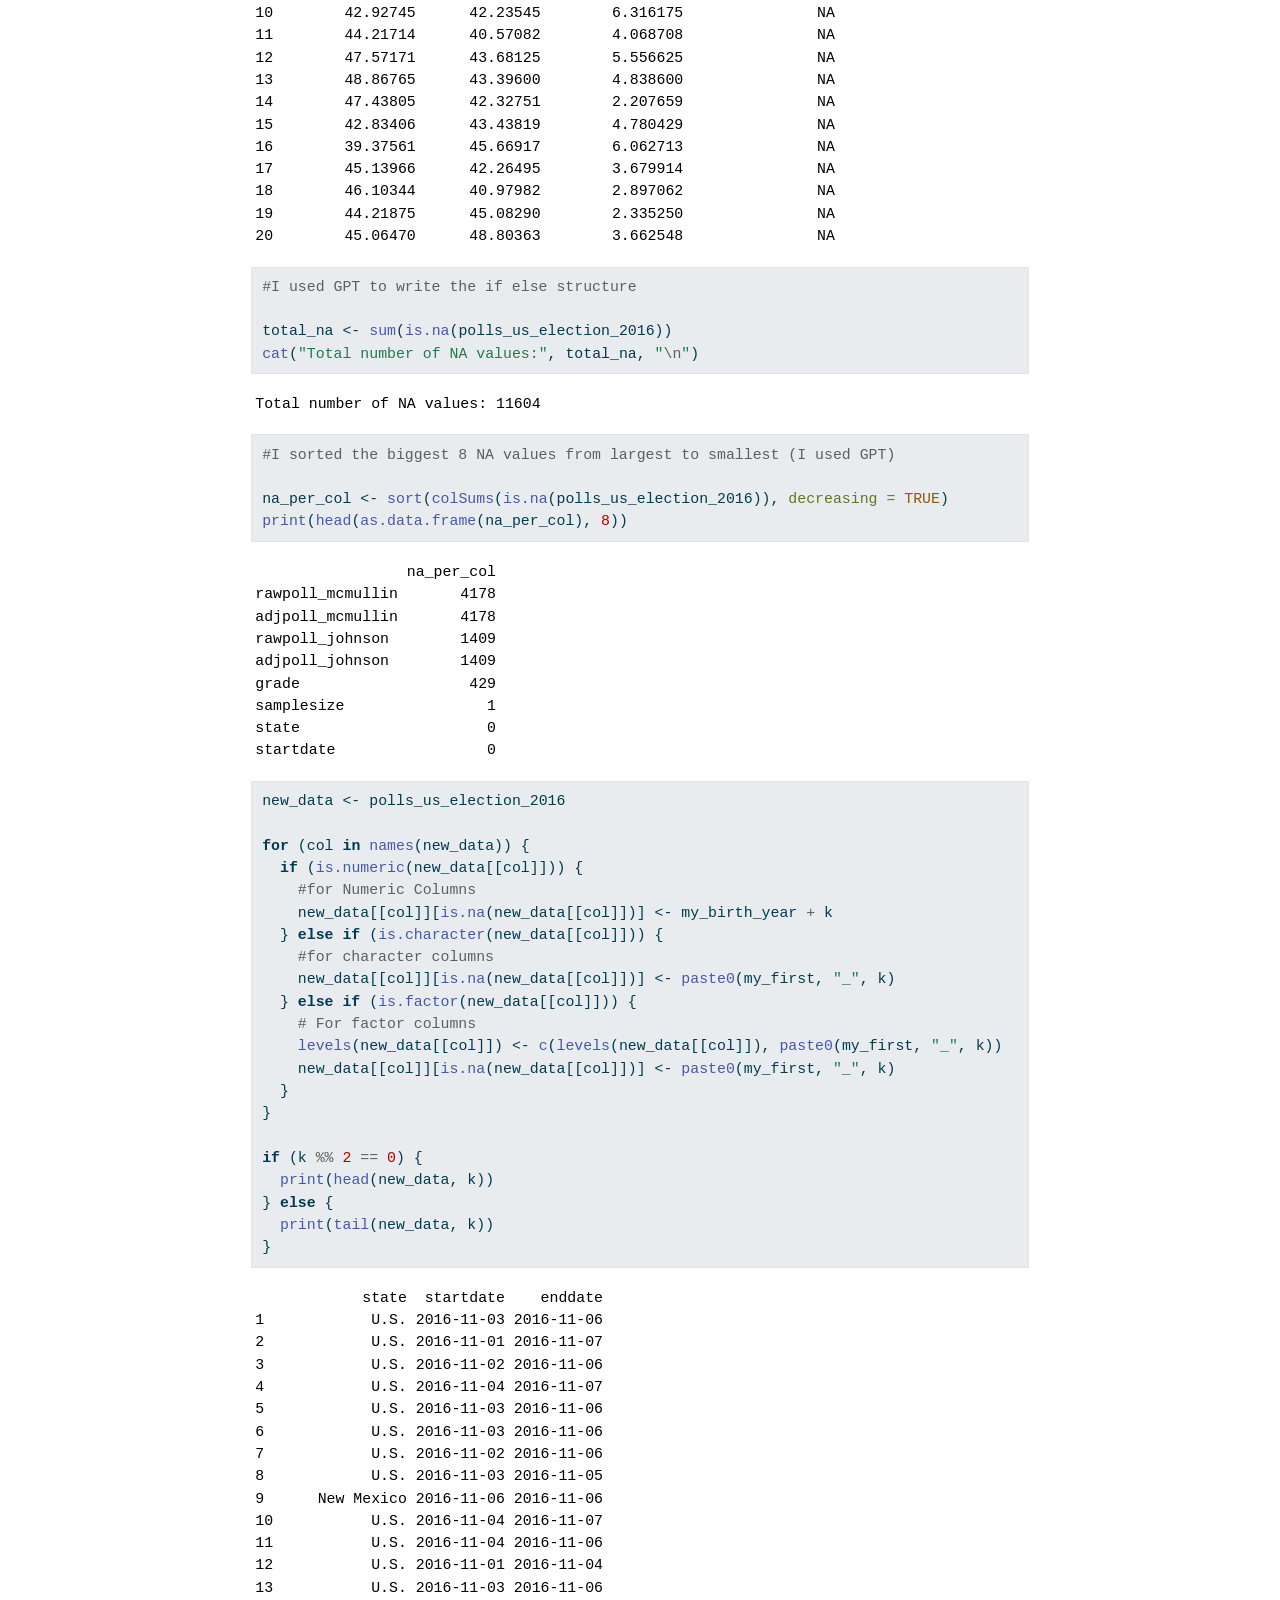
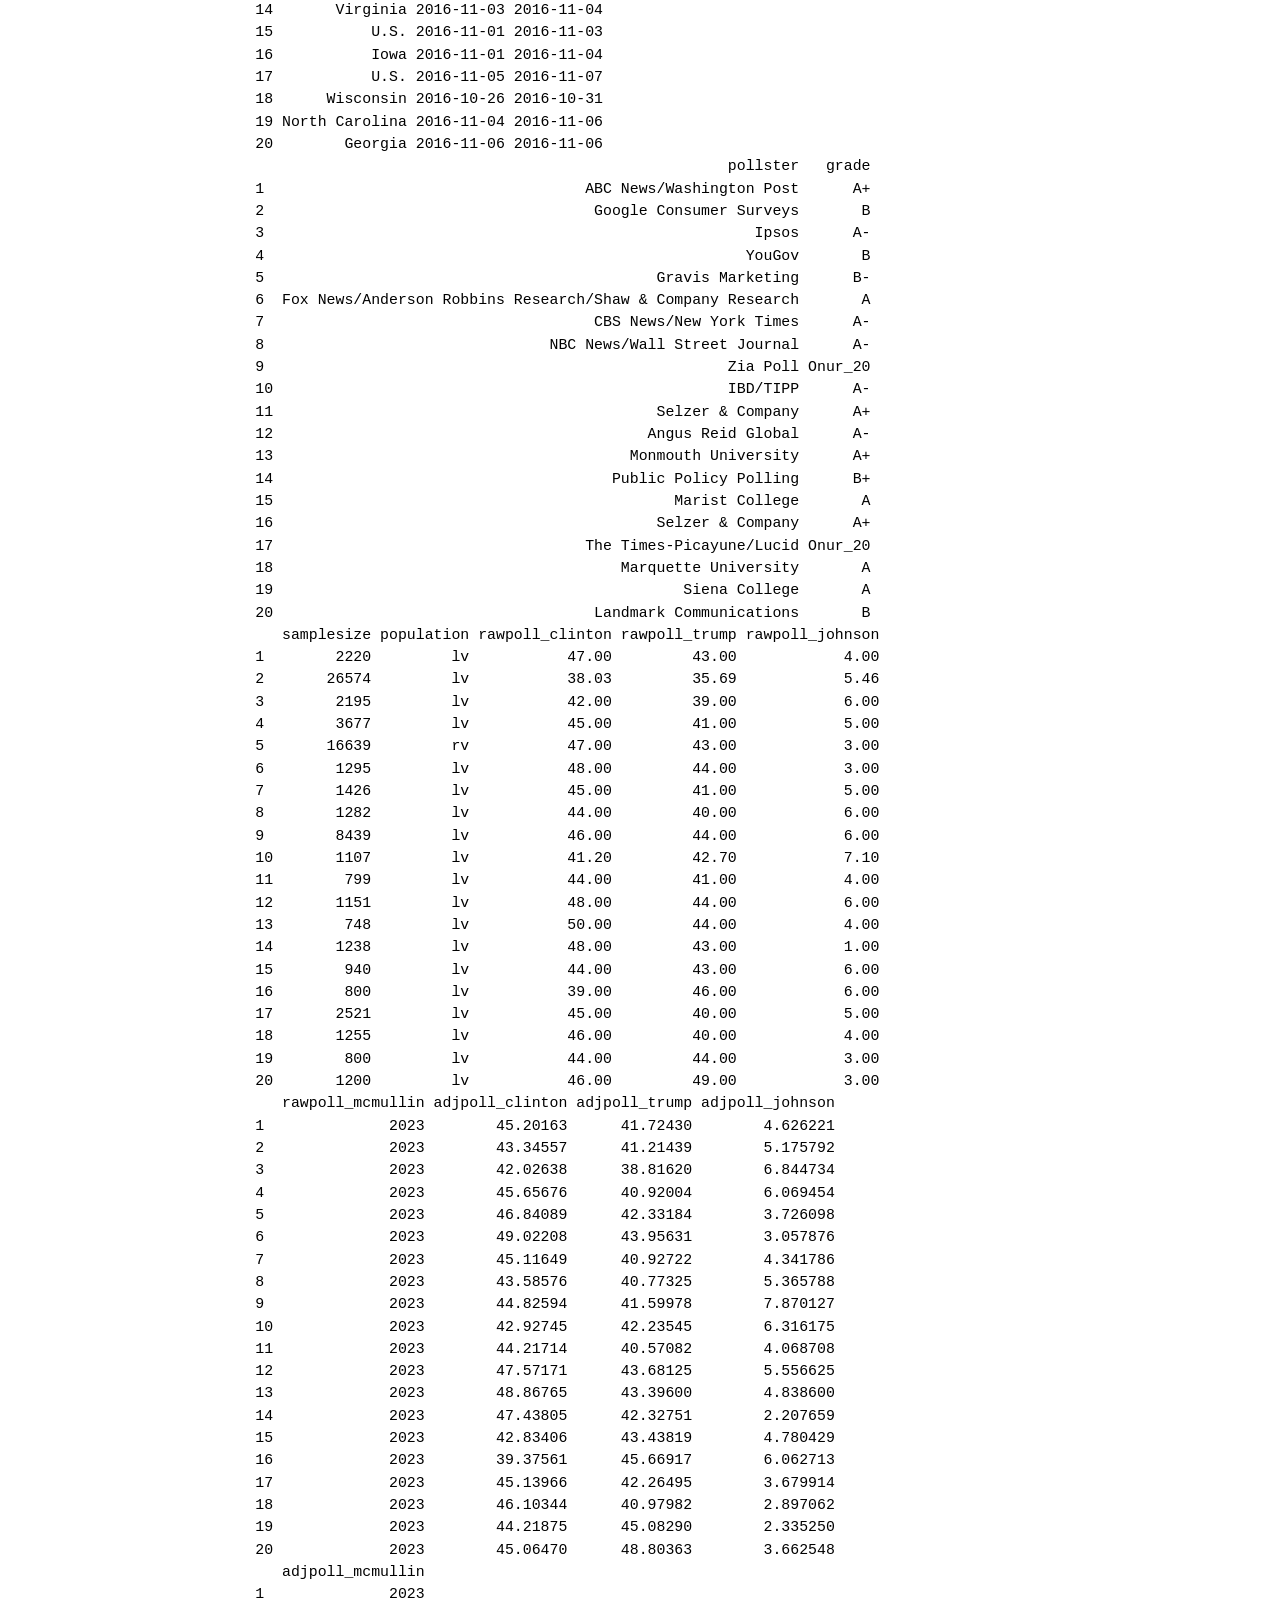
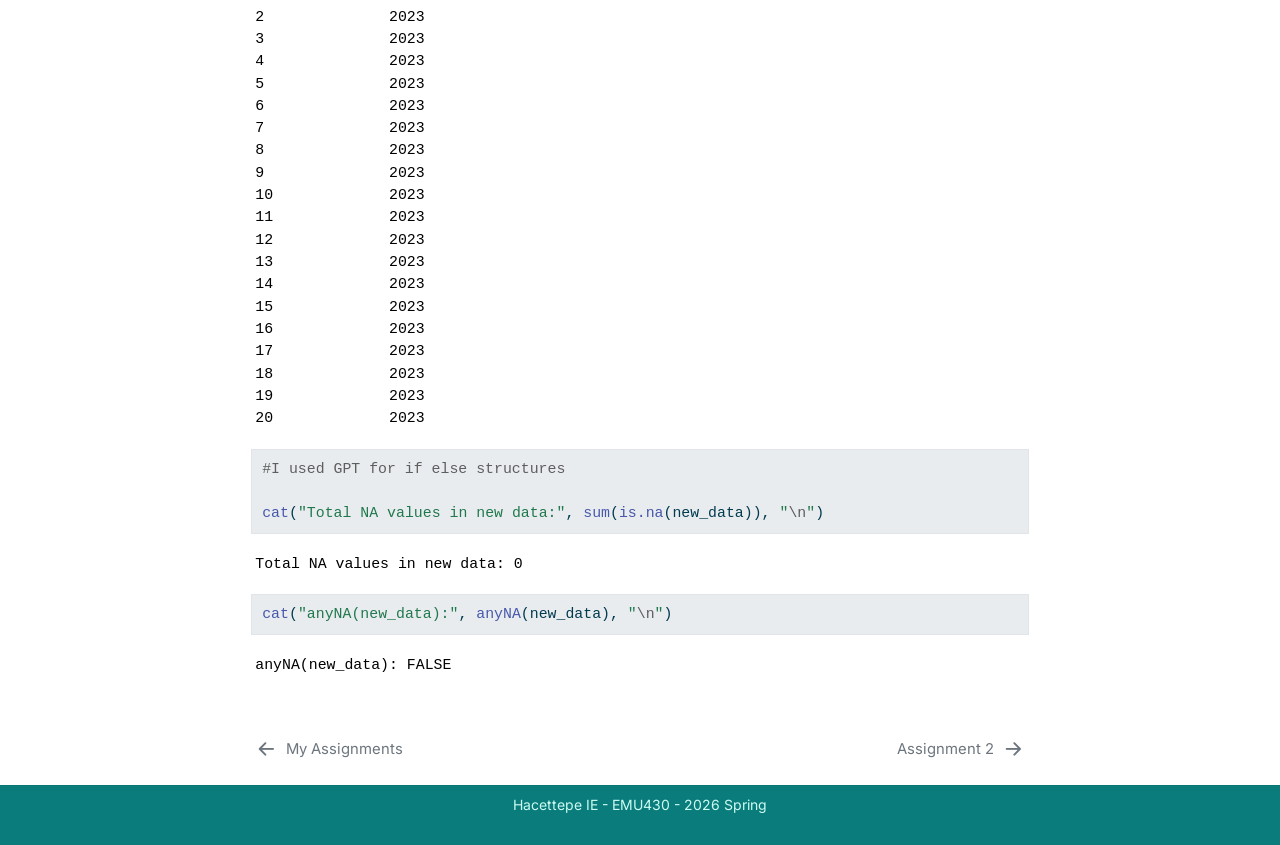
<file: docs/assignments/assignment-1.html>
<!DOCTYPE html>
<html xmlns="http://www.w3.org/1999/xhtml" lang="en" xml:lang="en"><head>

<meta charset="utf-8">
<meta name="generator" content="quarto-1.9.36">

<meta name="viewport" content="width=device-width, initial-scale=1.0, user-scalable=yes">


<title>Assignment 1 – Onur Can’s Analytics Lab</title>
<style>
/* Default styles provided by pandoc.
** See https://pandoc.org/MANUAL.html#variables-for-html for config info.
*/
code{white-space: pre-wrap;}
span.smallcaps{font-variant: small-caps;}
div.columns{display: flex; gap: min(4vw, 1.5em);}
div.column{flex: auto; overflow-x: auto;}
div.hanging-indent{margin-left: 1.5em; text-indent: -1.5em;}
ul.task-list{list-style: none;}
ul.task-list li input[type="checkbox"] {
  width: 0.8em;
  margin: 0 0.8em 0.2em -1em; /* quarto-specific, see https://github.com/quarto-dev/quarto-cli/issues/4556 */ 
  vertical-align: middle;
}
/* CSS for syntax highlighting */
html { -webkit-text-size-adjust: 100%; }
pre > code.sourceCode { white-space: pre; position: relative; }
pre > code.sourceCode > span { display: inline-block; line-height: 1.25; }
pre > code.sourceCode > span:empty { height: 1.2em; }
.sourceCode { overflow: visible; }
code.sourceCode > span { color: inherit; text-decoration: inherit; }
div.sourceCode { margin: 1em 0; }
pre.sourceCode { margin: 0; }
@media screen {
div.sourceCode { overflow: auto; }
}
@media print {
pre > code.sourceCode { white-space: pre-wrap; }
pre > code.sourceCode > span { text-indent: -5em; padding-left: 5em; }
}
pre.numberSource code
  { counter-reset: source-line 0; }
pre.numberSource code > span
  { position: relative; left: -4em; counter-increment: source-line; }
pre.numberSource code > span > a:first-child::before
  { content: counter(source-line);
    position: relative; left: -1em; text-align: right; vertical-align: baseline;
    border: none; display: inline-block;
    -webkit-touch-callout: none; -webkit-user-select: none;
    -khtml-user-select: none; -moz-user-select: none;
    -ms-user-select: none; user-select: none;
    padding: 0 4px; width: 4em;
  }
pre.numberSource { margin-left: 3em;  padding-left: 4px; }
div.sourceCode
  {   }
@media screen {
pre > code.sourceCode > span > a:first-child::before { text-decoration: underline; }
}
</style>


<script src="../site_libs/quarto-nav/quarto-nav.js"></script>
<script src="../site_libs/quarto-nav/headroom.min.js"></script>
<script src="../site_libs/clipboard/clipboard.min.js"></script>
<script src="../site_libs/quarto-search/autocomplete.umd.js"></script>
<script src="../site_libs/quarto-search/fuse.min.js"></script>
<script src="../site_libs/quarto-search/quarto-search.js"></script>
<meta name="quarto:offset" content="../">
<link href="../assignments/assignment-2.html" rel="next">
<link href="../assignments.html" rel="prev">
<script src="../site_libs/quarto-html/quarto.js" type="module"></script>
<script src="../site_libs/quarto-html/tabsets/tabsets.js" type="module"></script>
<script src="../site_libs/quarto-html/popper.min.js"></script>
<script src="../site_libs/quarto-html/tippy.umd.min.js"></script>
<script src="../site_libs/quarto-html/anchor.min.js"></script>
<link href="../site_libs/quarto-html/tippy.css" rel="stylesheet">
<link href="../site_libs/quarto-html/quarto-syntax-highlighting-845c23b38eaddc0f92fda52bfe77a8c8.css" rel="stylesheet" class="quarto-color-scheme" id="quarto-text-highlighting-styles">
<link href="../site_libs/quarto-html/quarto-syntax-highlighting-dark-f418161beb48e0141c760e455f12af2c.css" rel="stylesheet" class="quarto-color-scheme quarto-color-alternate" id="quarto-text-highlighting-styles">
<link href="../site_libs/quarto-html/quarto-syntax-highlighting-845c23b38eaddc0f92fda52bfe77a8c8.css" rel="stylesheet" class="quarto-color-scheme-extra" id="quarto-text-highlighting-styles">
<script src="../site_libs/bootstrap/bootstrap.min.js"></script>
<link href="../site_libs/bootstrap/bootstrap-icons.css" rel="stylesheet">
<link href="../site_libs/bootstrap/bootstrap-6598461ff1bf7084bf14536e9c45f7d7.min.css" rel="stylesheet" append-hash="true" class="quarto-color-scheme" id="quarto-bootstrap" data-mode="light">
<link href="../site_libs/bootstrap/bootstrap-dark-7228469e8177cf19fa3481c50c5a92b0.min.css" rel="stylesheet" append-hash="true" class="quarto-color-scheme quarto-color-alternate" id="quarto-bootstrap" data-mode="dark">
<link href="../site_libs/bootstrap/bootstrap-6598461ff1bf7084bf14536e9c45f7d7.min.css" rel="stylesheet" append-hash="true" class="quarto-color-scheme-extra" id="quarto-bootstrap" data-mode="light">
<script id="quarto-search-options" type="application/json">{
  "location": "navbar",
  "copy-button": false,
  "collapse-after": 3,
  "panel-placement": "end",
  "type": "overlay",
  "limit": 50,
  "keyboard-shortcut": [
    "f",
    "/",
    "s"
  ],
  "show-item-context": false,
  "language": {
    "search-no-results-text": "No results",
    "search-matching-documents-text": "matching documents",
    "search-copy-link-title": "Copy link to search",
    "search-hide-matches-text": "Hide additional matches",
    "search-more-match-text": "more match in this document",
    "search-more-matches-text": "more matches in this document",
    "search-clear-button-title": "Clear",
    "search-text-placeholder": "",
    "search-detached-cancel-button-title": "Cancel",
    "search-submit-button-title": "Submit",
    "search-label": "Search"
  }
}</script>


<link rel="stylesheet" href="../styles.css">
</head>

<body class="nav-sidebar docked nav-fixed quarto-light"><script id="quarto-html-before-body" type="application/javascript">
    const toggleBodyColorMode = (bsSheetEl) => {
      const mode = bsSheetEl.getAttribute("data-mode");
      const bodyEl = window.document.querySelector("body");
      if (mode === "dark") {
        bodyEl.classList.add("quarto-dark");
        bodyEl.classList.remove("quarto-light");
      } else {
        bodyEl.classList.add("quarto-light");
        bodyEl.classList.remove("quarto-dark");
      }
    }
    const toggleBodyColorPrimary = () => {
      const bsSheetEl = window.document.querySelector("link#quarto-bootstrap:not([rel=disabled-stylesheet])");
      if (bsSheetEl) {
        toggleBodyColorMode(bsSheetEl);
      }
    }
    const setColorSchemeToggle = (alternate) => {
      const toggles = window.document.querySelectorAll('.quarto-color-scheme-toggle');
      for (let i=0; i < toggles.length; i++) {
        const toggle = toggles[i];
        if (toggle) {
          if (alternate) {
            toggle.classList.add("alternate");
          } else {
            toggle.classList.remove("alternate");
          }
        }
      }
    };
    const toggleColorMode = (alternate) => {
      // Switch the stylesheets
      const primaryStylesheets = window.document.querySelectorAll('link.quarto-color-scheme:not(.quarto-color-alternate)');
      const alternateStylesheets = window.document.querySelectorAll('link.quarto-color-scheme.quarto-color-alternate');
      manageTransitions('#quarto-margin-sidebar .nav-link', false);
      if (alternate) {
        // note: dark is layered on light, we don't disable primary!
        enableStylesheet(alternateStylesheets);
        for (const sheetNode of alternateStylesheets) {
          if (sheetNode.id === "quarto-bootstrap") {
            toggleBodyColorMode(sheetNode);
          }
        }
      } else {
        disableStylesheet(alternateStylesheets);
        enableStylesheet(primaryStylesheets)
        toggleBodyColorPrimary();
      }
      manageTransitions('#quarto-margin-sidebar .nav-link', true);
      // Switch the toggles
      setColorSchemeToggle(alternate)
      // Hack to workaround the fact that safari doesn't
      // properly recolor the scrollbar when toggling (#1455)
      if (navigator.userAgent.indexOf('Safari') > 0 && navigator.userAgent.indexOf('Chrome') == -1) {
        manageTransitions("body", false);
        window.scrollTo(0, 1);
        setTimeout(() => {
          window.scrollTo(0, 0);
          manageTransitions("body", true);
        }, 40);
      }
    }
    const disableStylesheet = (stylesheets) => {
      for (let i=0; i < stylesheets.length; i++) {
        const stylesheet = stylesheets[i];
        stylesheet.rel = 'disabled-stylesheet';
      }
    }
    const enableStylesheet = (stylesheets) => {
      for (let i=0; i < stylesheets.length; i++) {
        const stylesheet = stylesheets[i];
        if(stylesheet.rel !== 'stylesheet') { // for Chrome, which will still FOUC without this check
          stylesheet.rel = 'stylesheet';
        }
      }
    }
    const manageTransitions = (selector, allowTransitions) => {
      const els = window.document.querySelectorAll(selector);
      for (let i=0; i < els.length; i++) {
        const el = els[i];
        if (allowTransitions) {
          el.classList.remove('notransition');
        } else {
          el.classList.add('notransition');
        }
      }
    }
    const isFileUrl = () => {
      return window.location.protocol === 'file:';
    }
    const hasAlternateSentinel = () => {
      let styleSentinel = getColorSchemeSentinel();
      if (styleSentinel !== null) {
        return styleSentinel === "alternate";
      } else {
        return false;
      }
    }
    const setStyleSentinel = (alternate) => {
      const value = alternate ? "alternate" : "default";
      if (!isFileUrl()) {
        window.localStorage.setItem("quarto-color-scheme", value);
      } else {
        localAlternateSentinel = value;
      }
    }
    const getColorSchemeSentinel = () => {
      if (!isFileUrl()) {
        const storageValue = window.localStorage.getItem("quarto-color-scheme");
        return storageValue != null ? storageValue : localAlternateSentinel;
      } else {
        return localAlternateSentinel;
      }
    }
    const toggleGiscusIfUsed = (isAlternate, darkModeDefault) => {
      const baseTheme = document.querySelector('#giscus-base-theme')?.value ?? 'light';
      const alternateTheme = document.querySelector('#giscus-alt-theme')?.value ?? 'dark';
      let newTheme = '';
      if(authorPrefersDark) {
        newTheme = isAlternate ? baseTheme : alternateTheme;
      } else {
        newTheme = isAlternate ? alternateTheme : baseTheme;
      }
      const changeGiscusTheme = () => {
        // From: https://github.com/giscus/giscus/issues/336
        const sendMessage = (message) => {
          const iframe = document.querySelector('iframe.giscus-frame');
          if (!iframe) return;
          iframe.contentWindow.postMessage({ giscus: message }, 'https://giscus.app');
        }
        sendMessage({
          setConfig: {
            theme: newTheme
          }
        });
      }
      const isGiscussLoaded = window.document.querySelector('iframe.giscus-frame') !== null;
      if (isGiscussLoaded) {
        changeGiscusTheme();
      }
    };
    const authorPrefersDark = false;
    const darkModeDefault = authorPrefersDark;
      document.querySelector('link#quarto-text-highlighting-styles.quarto-color-scheme-extra').rel = 'disabled-stylesheet';
      document.querySelector('link#quarto-bootstrap.quarto-color-scheme-extra').rel = 'disabled-stylesheet';
    let localAlternateSentinel = darkModeDefault ? 'alternate' : 'default';
    // Dark / light mode switch
    window.quartoToggleColorScheme = () => {
      // Read the current dark / light value
      let toAlternate = !hasAlternateSentinel();
      toggleColorMode(toAlternate);
      setStyleSentinel(toAlternate);
      toggleGiscusIfUsed(toAlternate, darkModeDefault);
      window.dispatchEvent(new Event('resize'));
    };
    // Switch to dark mode if need be
    if (hasAlternateSentinel()) {
      toggleColorMode(true);
    } else {
      toggleColorMode(false);
    }
  </script>

<div id="quarto-search-results"></div>
  <header id="quarto-header" class="headroom fixed-top">
    <nav class="navbar navbar-expand-lg " data-bs-theme="dark">
      <div class="navbar-container container-fluid">
      <div class="navbar-brand-container mx-auto">
    <a class="navbar-brand" href="../index.html">
    <span class="navbar-title">Onur Can’s Analytics Lab</span>
    </a>
  </div>
            <div id="quarto-search" class="" title="Search"></div>
          <button class="navbar-toggler" type="button" data-bs-toggle="collapse" data-bs-target="#navbarCollapse" aria-controls="navbarCollapse" role="menu" aria-expanded="false" aria-label="Toggle navigation" onclick="if (window.quartoToggleHeadroom) { window.quartoToggleHeadroom(); }">
  <span class="navbar-toggler-icon"></span>
</button>
          <div class="collapse navbar-collapse" id="navbarCollapse">
            <ul class="navbar-nav navbar-nav-scroll me-auto">
  <li class="nav-item">
    <a class="nav-link" href="../index.html"> 
<span class="menu-text">Home</span></a>
  </li>  
  <li class="nav-item">
    <a class="nav-link" href="../about.html"> 
<span class="menu-text">About Me</span></a>
  </li>  
  <li class="nav-item">
    <a class="nav-link" href="../posts.html"> 
<span class="menu-text">My Posts</span></a>
  </li>  
  <li class="nav-item dropdown ">
    <a class="nav-link dropdown-toggle" href="#" id="nav-menu-emu430-coursework" role="link" data-bs-toggle="dropdown" aria-expanded="false">
 <span class="menu-text">EMU430 Coursework</span>
    </a>
    <ul class="dropdown-menu" aria-labelledby="nav-menu-emu430-coursework">    
        <li>
    <a class="dropdown-item" href="../assignments.html">
 <span class="dropdown-text">Assignments</span></a>
  </li>  
        <li>
    <a class="dropdown-item" href="../project.html">
 <span class="dropdown-text">Project</span></a>
  </li>  
    </ul>
  </li>
</ul>
          </div> <!-- /navcollapse -->
            <div class="quarto-navbar-tools tools-wide">
    <a href="https://emu-hacettepe-analytics.github.io/emu430-spring2026-onurcang/" title="" class="quarto-navigation-tool px-1" aria-label=""><i class="bi bi-github"></i></a>
    <a href="https://www.instagram.com/onurcangultekn/" title="" class="quarto-navigation-tool px-1" aria-label=""><i class="bi bi-instagram"></i></a>
    <a href="https://www.linkedin.com/in/onur-can-g%C3%BCltekin-58121321a/" title="" class="quarto-navigation-tool px-1" aria-label=""><i class="bi bi-linkedin"></i></a>
  <a href="" class="quarto-color-scheme-toggle quarto-navigation-tool  px-1" onclick="window.quartoToggleColorScheme(); return false;" title="Toggle dark mode"><i class="bi"></i></a>
</div>
      </div> <!-- /container-fluid -->
    </nav>
  <nav class="quarto-secondary-nav">
    <div class="container-fluid d-flex">
      <button type="button" class="quarto-btn-toggle btn" data-bs-toggle="collapse" role="button" data-bs-target=".quarto-sidebar-collapse-item" aria-controls="quarto-sidebar" aria-expanded="false" aria-label="Toggle sidebar navigation" onclick="if (window.quartoToggleHeadroom) { window.quartoToggleHeadroom(); }">
        <i class="bi bi-layout-text-sidebar-reverse"></i>
      </button>
        <nav class="quarto-page-breadcrumbs" aria-label="breadcrumb"><ol class="breadcrumb"><li class="breadcrumb-item"><a href="../assignments/assignment-1.html">Assignment 1</a></li></ol></nav>
        <a class="flex-grow-1" role="navigation" data-bs-toggle="collapse" data-bs-target=".quarto-sidebar-collapse-item" aria-controls="quarto-sidebar" aria-expanded="false" aria-label="Toggle sidebar navigation" onclick="if (window.quartoToggleHeadroom) { window.quartoToggleHeadroom(); }">      
        </a>
      <button type="button" class="btn quarto-search-button" aria-label="Search" onclick="window.quartoOpenSearch();">
        <i class="bi bi-search"></i>
      </button>
    </div>
  </nav>
</header>
<!-- content -->
<div id="quarto-content" class="quarto-container page-columns page-rows-contents page-layout-article page-navbar">
<!-- sidebar -->
  <nav id="quarto-sidebar" class="sidebar collapse collapse-horizontal quarto-sidebar-collapse-item sidebar-navigation docked overflow-auto">
        <div class="mt-2 flex-shrink-0 align-items-center">
        <div class="sidebar-search">
        <div id="quarto-search" class="" title="Search"></div>
        </div>
        </div>
    <div class="sidebar-menu-container"> 
    <ul class="list-unstyled mt-1">
        <li class="sidebar-item">
  <div class="sidebar-item-container"> 
  <a href="../assignments.html" class="sidebar-item-text sidebar-link">
 <span class="menu-text">My Assignments</span></a>
  </div>
</li>
        <li class="sidebar-item">
  <div class="sidebar-item-container"> 
  <a href="../assignments/assignment-1.html" class="sidebar-item-text sidebar-link active">
 <span class="menu-text">Assignment 1</span></a>
  </div>
</li>
        <li class="sidebar-item">
  <div class="sidebar-item-container"> 
  <a href="../assignments/assignment-2.html" class="sidebar-item-text sidebar-link">
 <span class="menu-text">Assignment 2</span></a>
  </div>
</li>
    </ul>
    </div>
    <nav id="TOC" role="doc-toc" class="toc-active">
    <h2 id="toc-title">On this page</h2>
   
  <ul>
  <li><a href="#task-3" id="toc-task-3" class="nav-link active" data-scroll-target="#task-3">Task 3</a></li>
  <li><a href="#a" id="toc-a" class="nav-link" data-scroll-target="#a">(a)</a></li>
  <li><a href="#b" id="toc-b" class="nav-link" data-scroll-target="#b">(b)</a></li>
  <li><a href="#task-4" id="toc-task-4" class="nav-link" data-scroll-target="#task-4">Task 4</a></li>
  </ul>
</nav>
</nav>
<div id="quarto-sidebar-glass" class="quarto-sidebar-collapse-item" data-bs-toggle="collapse" data-bs-target=".quarto-sidebar-collapse-item"></div>
<!-- margin-sidebar -->
    <div id="quarto-margin-sidebar" class="sidebar margin-sidebar zindex-bottom">
    </div>
<!-- main -->
<main class="content" id="quarto-document-content">


<header id="title-block-header" class="quarto-title-block default">
<div class="quarto-title">
<h1 class="title">Assignment 1</h1>
</div>



<div class="quarto-title-meta">

    
  
    
  </div>
  


</header>


<p>My first assignment has two parts.</p>
<section id="task-3" class="level2">
<h2 class="anchored" data-anchor-id="task-3">Task 3</h2>
</section>
<section id="a" class="level2">
<h2 class="anchored" data-anchor-id="a">(a)</h2>
<p>The video I choose is Veri Bilimi ve Endüstri Mühendisliği Üzerine Sohbetler - <strong>Mustafa Baydoğan &amp; Erdi Daşdemir</strong></p>
<p><strong>Summary</strong>: Mr.&nbsp;Mustafa explains the main concepts related to data science and forecasting processes with real life applications. The talk focuses on data types, prediction models, the parameters affecting predictions and the consequences of these predictions in decision making processes. In addition, he also mentions ranking algorithms and the extent to which human contribution is still needed in the data and data prediction industry.</p>
</section>
<section id="b" class="level2">
<h2 class="anchored" data-anchor-id="b">(b)</h2>
<p><strong>Question 1: Is human involvement still important in the data forecasting industry?</strong></p>
<p>Answer: Yes, it is still important because human guidance is needed to interpret results, handle imperfect data and make better decisions based on predictions.</p>
<p><strong>Question 2: What do we call a database format in which each row represents a single observation or example?</strong></p>
<p>A) Structured Data (correct answer)</p>
<p>B) Unstructured Data</p>
<p>C) Random Data</p>
<p>D) Visual Data</p>
</section>
<section id="task-4" class="level2">
<h2 class="anchored" data-anchor-id="task-4">Task 4</h2>
<div class="cell">
<div class="code-copy-outer-scaffold"><div class="sourceCode cell-code" id="cb1"><pre class="sourceCode r code-with-copy"><code class="sourceCode r"><span id="cb1-1"><a href="#cb1-1" aria-hidden="true" tabindex="-1"></a><span class="fu">library</span>(dslabs)</span>
<span id="cb1-2"><a href="#cb1-2" aria-hidden="true" tabindex="-1"></a><span class="co">#I installed dslabs.</span></span>
<span id="cb1-3"><a href="#cb1-3" aria-hidden="true" tabindex="-1"></a></span>
<span id="cb1-4"><a href="#cb1-4" aria-hidden="true" tabindex="-1"></a><span class="fu">data</span>(<span class="st">"polls_us_election_2016"</span>)</span>
<span id="cb1-5"><a href="#cb1-5" aria-hidden="true" tabindex="-1"></a><span class="co">#I imported the data from dslabs</span></span>
<span id="cb1-6"><a href="#cb1-6" aria-hidden="true" tabindex="-1"></a></span>
<span id="cb1-7"><a href="#cb1-7" aria-hidden="true" tabindex="-1"></a>my_first <span class="ot">&lt;-</span> <span class="st">"Onur"</span></span>
<span id="cb1-8"><a href="#cb1-8" aria-hidden="true" tabindex="-1"></a>my_birth_year <span class="ot">&lt;-</span> <span class="dv">2003</span></span>
<span id="cb1-9"><a href="#cb1-9" aria-hidden="true" tabindex="-1"></a><span class="co">#Defined the variables</span></span>
<span id="cb1-10"><a href="#cb1-10" aria-hidden="true" tabindex="-1"></a></span>
<span id="cb1-11"><a href="#cb1-11" aria-hidden="true" tabindex="-1"></a>k <span class="ot">&lt;-</span> (<span class="fu">nchar</span>(my_first) <span class="sc">+</span> my_birth_year) <span class="sc">%%</span> <span class="dv">15</span> <span class="sc">+</span> <span class="dv">8</span></span>
<span id="cb1-12"><a href="#cb1-12" aria-hidden="true" tabindex="-1"></a><span class="fu">cat</span>(<span class="st">"k ="</span>, k, <span class="st">"</span><span class="sc">\n</span><span class="st">"</span>)</span></code></pre></div><button title="Copy to Clipboard" class="code-copy-button"><i class="bi"></i></button></div>
<div class="cell-output cell-output-stdout">
<pre><code>k = 20 </code></pre>
</div>
<div class="code-copy-outer-scaffold"><div class="sourceCode cell-code" id="cb3"><pre class="sourceCode r code-with-copy"><code class="sourceCode r"><span id="cb3-1"><a href="#cb3-1" aria-hidden="true" tabindex="-1"></a><span class="cf">if</span> (k <span class="sc">%%</span> <span class="dv">2</span> <span class="sc">==</span> <span class="dv">0</span>) {</span>
<span id="cb3-2"><a href="#cb3-2" aria-hidden="true" tabindex="-1"></a>  <span class="fu">print</span>(<span class="fu">head</span>(polls_us_election_2016, k))</span>
<span id="cb3-3"><a href="#cb3-3" aria-hidden="true" tabindex="-1"></a>} <span class="cf">else</span> {</span>
<span id="cb3-4"><a href="#cb3-4" aria-hidden="true" tabindex="-1"></a>  <span class="fu">print</span>(<span class="fu">tail</span>(polls_us_election_2016, k))</span>
<span id="cb3-5"><a href="#cb3-5" aria-hidden="true" tabindex="-1"></a>}</span></code></pre></div><button title="Copy to Clipboard" class="code-copy-button"><i class="bi"></i></button></div>
<div class="cell-output cell-output-stdout">
<pre><code>            state  startdate    enddate
1            U.S. 2016-11-03 2016-11-06
2            U.S. 2016-11-01 2016-11-07
3            U.S. 2016-11-02 2016-11-06
4            U.S. 2016-11-04 2016-11-07
5            U.S. 2016-11-03 2016-11-06
6            U.S. 2016-11-03 2016-11-06
7            U.S. 2016-11-02 2016-11-06
8            U.S. 2016-11-03 2016-11-05
9      New Mexico 2016-11-06 2016-11-06
10           U.S. 2016-11-04 2016-11-07
11           U.S. 2016-11-04 2016-11-06
12           U.S. 2016-11-01 2016-11-04
13           U.S. 2016-11-03 2016-11-06
14       Virginia 2016-11-03 2016-11-04
15           U.S. 2016-11-01 2016-11-03
16           Iowa 2016-11-01 2016-11-04
17           U.S. 2016-11-05 2016-11-07
18      Wisconsin 2016-10-26 2016-10-31
19 North Carolina 2016-11-04 2016-11-06
20        Georgia 2016-11-06 2016-11-06
                                                     pollster grade samplesize
1                                    ABC News/Washington Post    A+       2220
2                                     Google Consumer Surveys     B      26574
3                                                       Ipsos    A-       2195
4                                                      YouGov     B       3677
5                                            Gravis Marketing    B-      16639
6  Fox News/Anderson Robbins Research/Shaw &amp; Company Research     A       1295
7                                     CBS News/New York Times    A-       1426
8                                NBC News/Wall Street Journal    A-       1282
9                                                    Zia Poll  &lt;NA&gt;       8439
10                                                   IBD/TIPP    A-       1107
11                                           Selzer &amp; Company    A+        799
12                                          Angus Reid Global    A-       1151
13                                        Monmouth University    A+        748
14                                      Public Policy Polling    B+       1238
15                                             Marist College     A        940
16                                           Selzer &amp; Company    A+        800
17                                   The Times-Picayune/Lucid  &lt;NA&gt;       2521
18                                       Marquette University     A       1255
19                                              Siena College     A        800
20                                    Landmark Communications     B       1200
   population rawpoll_clinton rawpoll_trump rawpoll_johnson rawpoll_mcmullin
1          lv           47.00         43.00            4.00               NA
2          lv           38.03         35.69            5.46               NA
3          lv           42.00         39.00            6.00               NA
4          lv           45.00         41.00            5.00               NA
5          rv           47.00         43.00            3.00               NA
6          lv           48.00         44.00            3.00               NA
7          lv           45.00         41.00            5.00               NA
8          lv           44.00         40.00            6.00               NA
9          lv           46.00         44.00            6.00               NA
10         lv           41.20         42.70            7.10               NA
11         lv           44.00         41.00            4.00               NA
12         lv           48.00         44.00            6.00               NA
13         lv           50.00         44.00            4.00               NA
14         lv           48.00         43.00            1.00               NA
15         lv           44.00         43.00            6.00               NA
16         lv           39.00         46.00            6.00               NA
17         lv           45.00         40.00            5.00               NA
18         lv           46.00         40.00            4.00               NA
19         lv           44.00         44.00            3.00               NA
20         lv           46.00         49.00            3.00               NA
   adjpoll_clinton adjpoll_trump adjpoll_johnson adjpoll_mcmullin
1         45.20163      41.72430        4.626221               NA
2         43.34557      41.21439        5.175792               NA
3         42.02638      38.81620        6.844734               NA
4         45.65676      40.92004        6.069454               NA
5         46.84089      42.33184        3.726098               NA
6         49.02208      43.95631        3.057876               NA
7         45.11649      40.92722        4.341786               NA
8         43.58576      40.77325        5.365788               NA
9         44.82594      41.59978        7.870127               NA
10        42.92745      42.23545        6.316175               NA
11        44.21714      40.57082        4.068708               NA
12        47.57171      43.68125        5.556625               NA
13        48.86765      43.39600        4.838600               NA
14        47.43805      42.32751        2.207659               NA
15        42.83406      43.43819        4.780429               NA
16        39.37561      45.66917        6.062713               NA
17        45.13966      42.26495        3.679914               NA
18        46.10344      40.97982        2.897062               NA
19        44.21875      45.08290        2.335250               NA
20        45.06470      48.80363        3.662548               NA</code></pre>
</div>
<div class="code-copy-outer-scaffold"><div class="sourceCode cell-code" id="cb5"><pre class="sourceCode r code-with-copy"><code class="sourceCode r"><span id="cb5-1"><a href="#cb5-1" aria-hidden="true" tabindex="-1"></a><span class="co">#I used GPT to write the if else structure</span></span>
<span id="cb5-2"><a href="#cb5-2" aria-hidden="true" tabindex="-1"></a></span>
<span id="cb5-3"><a href="#cb5-3" aria-hidden="true" tabindex="-1"></a>total_na <span class="ot">&lt;-</span> <span class="fu">sum</span>(<span class="fu">is.na</span>(polls_us_election_2016))</span>
<span id="cb5-4"><a href="#cb5-4" aria-hidden="true" tabindex="-1"></a><span class="fu">cat</span>(<span class="st">"Total number of NA values:"</span>, total_na, <span class="st">"</span><span class="sc">\n</span><span class="st">"</span>)</span></code></pre></div><button title="Copy to Clipboard" class="code-copy-button"><i class="bi"></i></button></div>
<div class="cell-output cell-output-stdout">
<pre><code>Total number of NA values: 11604 </code></pre>
</div>
<div class="code-copy-outer-scaffold"><div class="sourceCode cell-code" id="cb7"><pre class="sourceCode r code-with-copy"><code class="sourceCode r"><span id="cb7-1"><a href="#cb7-1" aria-hidden="true" tabindex="-1"></a><span class="co">#I sorted the biggest 8 NA values from largest to smallest (I used GPT)</span></span>
<span id="cb7-2"><a href="#cb7-2" aria-hidden="true" tabindex="-1"></a></span>
<span id="cb7-3"><a href="#cb7-3" aria-hidden="true" tabindex="-1"></a>na_per_col <span class="ot">&lt;-</span> <span class="fu">sort</span>(<span class="fu">colSums</span>(<span class="fu">is.na</span>(polls_us_election_2016)), <span class="at">decreasing =</span> <span class="cn">TRUE</span>)</span>
<span id="cb7-4"><a href="#cb7-4" aria-hidden="true" tabindex="-1"></a><span class="fu">print</span>(<span class="fu">head</span>(<span class="fu">as.data.frame</span>(na_per_col), <span class="dv">8</span>))</span></code></pre></div><button title="Copy to Clipboard" class="code-copy-button"><i class="bi"></i></button></div>
<div class="cell-output cell-output-stdout">
<pre><code>                 na_per_col
rawpoll_mcmullin       4178
adjpoll_mcmullin       4178
rawpoll_johnson        1409
adjpoll_johnson        1409
grade                   429
samplesize                1
state                     0
startdate                 0</code></pre>
</div>
<div class="code-copy-outer-scaffold"><div class="sourceCode cell-code" id="cb9"><pre class="sourceCode r code-with-copy"><code class="sourceCode r"><span id="cb9-1"><a href="#cb9-1" aria-hidden="true" tabindex="-1"></a>new_data <span class="ot">&lt;-</span> polls_us_election_2016</span>
<span id="cb9-2"><a href="#cb9-2" aria-hidden="true" tabindex="-1"></a></span>
<span id="cb9-3"><a href="#cb9-3" aria-hidden="true" tabindex="-1"></a><span class="cf">for</span> (col <span class="cf">in</span> <span class="fu">names</span>(new_data)) {</span>
<span id="cb9-4"><a href="#cb9-4" aria-hidden="true" tabindex="-1"></a>  <span class="cf">if</span> (<span class="fu">is.numeric</span>(new_data[[col]])) {</span>
<span id="cb9-5"><a href="#cb9-5" aria-hidden="true" tabindex="-1"></a>    <span class="co">#for Numeric Columns</span></span>
<span id="cb9-6"><a href="#cb9-6" aria-hidden="true" tabindex="-1"></a>    new_data[[col]][<span class="fu">is.na</span>(new_data[[col]])] <span class="ot">&lt;-</span> my_birth_year <span class="sc">+</span> k</span>
<span id="cb9-7"><a href="#cb9-7" aria-hidden="true" tabindex="-1"></a>  } <span class="cf">else</span> <span class="cf">if</span> (<span class="fu">is.character</span>(new_data[[col]])) {</span>
<span id="cb9-8"><a href="#cb9-8" aria-hidden="true" tabindex="-1"></a>    <span class="co">#for character columns</span></span>
<span id="cb9-9"><a href="#cb9-9" aria-hidden="true" tabindex="-1"></a>    new_data[[col]][<span class="fu">is.na</span>(new_data[[col]])] <span class="ot">&lt;-</span> <span class="fu">paste0</span>(my_first, <span class="st">"_"</span>, k)</span>
<span id="cb9-10"><a href="#cb9-10" aria-hidden="true" tabindex="-1"></a>  } <span class="cf">else</span> <span class="cf">if</span> (<span class="fu">is.factor</span>(new_data[[col]])) {</span>
<span id="cb9-11"><a href="#cb9-11" aria-hidden="true" tabindex="-1"></a>    <span class="co"># For factor columns</span></span>
<span id="cb9-12"><a href="#cb9-12" aria-hidden="true" tabindex="-1"></a>    <span class="fu">levels</span>(new_data[[col]]) <span class="ot">&lt;-</span> <span class="fu">c</span>(<span class="fu">levels</span>(new_data[[col]]), <span class="fu">paste0</span>(my_first, <span class="st">"_"</span>, k))</span>
<span id="cb9-13"><a href="#cb9-13" aria-hidden="true" tabindex="-1"></a>    new_data[[col]][<span class="fu">is.na</span>(new_data[[col]])] <span class="ot">&lt;-</span> <span class="fu">paste0</span>(my_first, <span class="st">"_"</span>, k)</span>
<span id="cb9-14"><a href="#cb9-14" aria-hidden="true" tabindex="-1"></a>  }</span>
<span id="cb9-15"><a href="#cb9-15" aria-hidden="true" tabindex="-1"></a>}</span>
<span id="cb9-16"><a href="#cb9-16" aria-hidden="true" tabindex="-1"></a></span>
<span id="cb9-17"><a href="#cb9-17" aria-hidden="true" tabindex="-1"></a><span class="cf">if</span> (k <span class="sc">%%</span> <span class="dv">2</span> <span class="sc">==</span> <span class="dv">0</span>) {</span>
<span id="cb9-18"><a href="#cb9-18" aria-hidden="true" tabindex="-1"></a>  <span class="fu">print</span>(<span class="fu">head</span>(new_data, k))</span>
<span id="cb9-19"><a href="#cb9-19" aria-hidden="true" tabindex="-1"></a>} <span class="cf">else</span> {</span>
<span id="cb9-20"><a href="#cb9-20" aria-hidden="true" tabindex="-1"></a>  <span class="fu">print</span>(<span class="fu">tail</span>(new_data, k))</span>
<span id="cb9-21"><a href="#cb9-21" aria-hidden="true" tabindex="-1"></a>}</span></code></pre></div><button title="Copy to Clipboard" class="code-copy-button"><i class="bi"></i></button></div>
<div class="cell-output cell-output-stdout">
<pre><code>            state  startdate    enddate
1            U.S. 2016-11-03 2016-11-06
2            U.S. 2016-11-01 2016-11-07
3            U.S. 2016-11-02 2016-11-06
4            U.S. 2016-11-04 2016-11-07
5            U.S. 2016-11-03 2016-11-06
6            U.S. 2016-11-03 2016-11-06
7            U.S. 2016-11-02 2016-11-06
8            U.S. 2016-11-03 2016-11-05
9      New Mexico 2016-11-06 2016-11-06
10           U.S. 2016-11-04 2016-11-07
11           U.S. 2016-11-04 2016-11-06
12           U.S. 2016-11-01 2016-11-04
13           U.S. 2016-11-03 2016-11-06
14       Virginia 2016-11-03 2016-11-04
15           U.S. 2016-11-01 2016-11-03
16           Iowa 2016-11-01 2016-11-04
17           U.S. 2016-11-05 2016-11-07
18      Wisconsin 2016-10-26 2016-10-31
19 North Carolina 2016-11-04 2016-11-06
20        Georgia 2016-11-06 2016-11-06
                                                     pollster   grade
1                                    ABC News/Washington Post      A+
2                                     Google Consumer Surveys       B
3                                                       Ipsos      A-
4                                                      YouGov       B
5                                            Gravis Marketing      B-
6  Fox News/Anderson Robbins Research/Shaw &amp; Company Research       A
7                                     CBS News/New York Times      A-
8                                NBC News/Wall Street Journal      A-
9                                                    Zia Poll Onur_20
10                                                   IBD/TIPP      A-
11                                           Selzer &amp; Company      A+
12                                          Angus Reid Global      A-
13                                        Monmouth University      A+
14                                      Public Policy Polling      B+
15                                             Marist College       A
16                                           Selzer &amp; Company      A+
17                                   The Times-Picayune/Lucid Onur_20
18                                       Marquette University       A
19                                              Siena College       A
20                                    Landmark Communications       B
   samplesize population rawpoll_clinton rawpoll_trump rawpoll_johnson
1        2220         lv           47.00         43.00            4.00
2       26574         lv           38.03         35.69            5.46
3        2195         lv           42.00         39.00            6.00
4        3677         lv           45.00         41.00            5.00
5       16639         rv           47.00         43.00            3.00
6        1295         lv           48.00         44.00            3.00
7        1426         lv           45.00         41.00            5.00
8        1282         lv           44.00         40.00            6.00
9        8439         lv           46.00         44.00            6.00
10       1107         lv           41.20         42.70            7.10
11        799         lv           44.00         41.00            4.00
12       1151         lv           48.00         44.00            6.00
13        748         lv           50.00         44.00            4.00
14       1238         lv           48.00         43.00            1.00
15        940         lv           44.00         43.00            6.00
16        800         lv           39.00         46.00            6.00
17       2521         lv           45.00         40.00            5.00
18       1255         lv           46.00         40.00            4.00
19        800         lv           44.00         44.00            3.00
20       1200         lv           46.00         49.00            3.00
   rawpoll_mcmullin adjpoll_clinton adjpoll_trump adjpoll_johnson
1              2023        45.20163      41.72430        4.626221
2              2023        43.34557      41.21439        5.175792
3              2023        42.02638      38.81620        6.844734
4              2023        45.65676      40.92004        6.069454
5              2023        46.84089      42.33184        3.726098
6              2023        49.02208      43.95631        3.057876
7              2023        45.11649      40.92722        4.341786
8              2023        43.58576      40.77325        5.365788
9              2023        44.82594      41.59978        7.870127
10             2023        42.92745      42.23545        6.316175
11             2023        44.21714      40.57082        4.068708
12             2023        47.57171      43.68125        5.556625
13             2023        48.86765      43.39600        4.838600
14             2023        47.43805      42.32751        2.207659
15             2023        42.83406      43.43819        4.780429
16             2023        39.37561      45.66917        6.062713
17             2023        45.13966      42.26495        3.679914
18             2023        46.10344      40.97982        2.897062
19             2023        44.21875      45.08290        2.335250
20             2023        45.06470      48.80363        3.662548
   adjpoll_mcmullin
1              2023
2              2023
3              2023
4              2023
5              2023
6              2023
7              2023
8              2023
9              2023
10             2023
11             2023
12             2023
13             2023
14             2023
15             2023
16             2023
17             2023
18             2023
19             2023
20             2023</code></pre>
</div>
<div class="code-copy-outer-scaffold"><div class="sourceCode cell-code" id="cb11"><pre class="sourceCode r code-with-copy"><code class="sourceCode r"><span id="cb11-1"><a href="#cb11-1" aria-hidden="true" tabindex="-1"></a><span class="co">#I used GPT for if else structures</span></span>
<span id="cb11-2"><a href="#cb11-2" aria-hidden="true" tabindex="-1"></a></span>
<span id="cb11-3"><a href="#cb11-3" aria-hidden="true" tabindex="-1"></a><span class="fu">cat</span>(<span class="st">"Total NA values in new data:"</span>, <span class="fu">sum</span>(<span class="fu">is.na</span>(new_data)), <span class="st">"</span><span class="sc">\n</span><span class="st">"</span>)</span></code></pre></div><button title="Copy to Clipboard" class="code-copy-button"><i class="bi"></i></button></div>
<div class="cell-output cell-output-stdout">
<pre><code>Total NA values in new data: 0 </code></pre>
</div>
<div class="code-copy-outer-scaffold"><div class="sourceCode cell-code" id="cb13"><pre class="sourceCode r code-with-copy"><code class="sourceCode r"><span id="cb13-1"><a href="#cb13-1" aria-hidden="true" tabindex="-1"></a><span class="fu">cat</span>(<span class="st">"anyNA(new_data):"</span>, <span class="fu">anyNA</span>(new_data), <span class="st">"</span><span class="sc">\n</span><span class="st">"</span>)</span></code></pre></div><button title="Copy to Clipboard" class="code-copy-button"><i class="bi"></i></button></div>
<div class="cell-output cell-output-stdout">
<pre><code>anyNA(new_data): FALSE </code></pre>
</div>
</div>


</section>

<a onclick="window.scrollTo(0, 0); return false;" role="button" id="quarto-back-to-top"><i class="bi bi-arrow-up"></i> Back to top</a></main> <!-- /main -->
<script id="quarto-html-after-body" type="application/javascript">
  window.document.addEventListener("DOMContentLoaded", function (event) {
    // Ensure there is a toggle, if there isn't float one in the top right
    if (window.document.querySelector('.quarto-color-scheme-toggle') === null) {
      const a = window.document.createElement('a');
      a.classList.add('top-right');
      a.classList.add('quarto-color-scheme-toggle');
      a.href = "";
      a.onclick = function() { try { window.quartoToggleColorScheme(); } catch {} return false; };
      const i = window.document.createElement("i");
      i.classList.add('bi');
      a.appendChild(i);
      window.document.body.appendChild(a);
    }
    setColorSchemeToggle(hasAlternateSentinel())
    const icon = "";
    const anchorJS = new window.AnchorJS();
    anchorJS.options = {
      placement: 'right',
      icon: icon
    };
    anchorJS.add('.anchored');
    const isCodeAnnotation = (el) => {
      for (const clz of el.classList) {
        if (clz.startsWith('code-annotation-')) {                     
          return true;
        }
      }
      return false;
    }
    const onCopySuccess = function(e) {
      // button target
      const button = e.trigger;
      // don't keep focus
      button.blur();
      // flash "checked"
      button.classList.add('code-copy-button-checked');
      var currentTitle = button.getAttribute("title");
      button.setAttribute("title", "Copied!");
      let tooltip;
      if (window.bootstrap) {
        button.setAttribute("data-bs-toggle", "tooltip");
        button.setAttribute("data-bs-placement", "left");
        button.setAttribute("data-bs-title", "Copied!");
        tooltip = new bootstrap.Tooltip(button, 
          { trigger: "manual", 
            customClass: "code-copy-button-tooltip",
            offset: [0, -8]});
        tooltip.show();    
      }
      setTimeout(function() {
        if (tooltip) {
          tooltip.hide();
          button.removeAttribute("data-bs-title");
          button.removeAttribute("data-bs-toggle");
          button.removeAttribute("data-bs-placement");
        }
        button.setAttribute("title", currentTitle);
        button.classList.remove('code-copy-button-checked');
      }, 1000);
      // clear code selection
      e.clearSelection();
    }
    const getTextToCopy = function(trigger) {
      const outerScaffold = trigger.parentElement.cloneNode(true);
      const codeEl = outerScaffold.querySelector('code');
      for (const childEl of codeEl.children) {
        if (isCodeAnnotation(childEl)) {
          childEl.remove();
        }
      }
      return codeEl.innerText;
    }
    const clipboard = new window.ClipboardJS('.code-copy-button:not([data-in-quarto-modal])', {
      text: getTextToCopy
    });
    clipboard.on('success', onCopySuccess);
    if (window.document.getElementById('quarto-embedded-source-code-modal')) {
      const clipboardModal = new window.ClipboardJS('.code-copy-button[data-in-quarto-modal]', {
        text: getTextToCopy,
        container: window.document.getElementById('quarto-embedded-source-code-modal')
      });
      clipboardModal.on('success', onCopySuccess);
    }
      var localhostRegex = new RegExp(/^(?:http|https):\/\/localhost\:?[0-9]*\//);
      var mailtoRegex = new RegExp(/^mailto:/);
        var filterRegex = new RegExp('/' + window.location.host + '/');
      var isInternal = (href) => {
          return filterRegex.test(href) || localhostRegex.test(href) || mailtoRegex.test(href);
      }
      // Inspect non-navigation links and adorn them if external
     var links = window.document.querySelectorAll('a[href]:not(.nav-link):not(.navbar-brand):not(.toc-action):not(.sidebar-link):not(.sidebar-item-toggle):not(.pagination-link):not(.no-external):not([aria-hidden]):not(.dropdown-item):not(.quarto-navigation-tool):not(.about-link)');
      for (var i=0; i<links.length; i++) {
        const link = links[i];
        if (!isInternal(link.href)) {
          // undo the damage that might have been done by quarto-nav.js in the case of
          // links that we want to consider external
          if (link.dataset.originalHref !== undefined) {
            link.href = link.dataset.originalHref;
          }
        }
      }
    function tippyHover(el, contentFn, onTriggerFn, onUntriggerFn) {
      const config = {
        allowHTML: true,
        maxWidth: 500,
        delay: 100,
        arrow: false,
        appendTo: function(el) {
            return el.parentElement;
        },
        interactive: true,
        interactiveBorder: 10,
        theme: 'quarto',
        placement: 'bottom-start',
      };
      if (contentFn) {
        config.content = contentFn;
      }
      if (onTriggerFn) {
        config.onTrigger = onTriggerFn;
      }
      if (onUntriggerFn) {
        config.onUntrigger = onUntriggerFn;
      }
      window.tippy(el, config); 
    }
    const noterefs = window.document.querySelectorAll('a[role="doc-noteref"]');
    for (var i=0; i<noterefs.length; i++) {
      const ref = noterefs[i];
      tippyHover(ref, function() {
        // use id or data attribute instead here
        let href = ref.getAttribute('data-footnote-href') || ref.getAttribute('href');
        try { href = new URL(href).hash; } catch {}
        const id = href.replace(/^#\/?/, "");
        const note = window.document.getElementById(id);
        if (note) {
          return note.innerHTML;
        } else {
          return "";
        }
      });
    }
    const xrefs = window.document.querySelectorAll('a.quarto-xref');
    const processXRef = (id, note) => {
      // Strip column container classes
      const stripColumnClz = (el) => {
        el.classList.remove("page-full", "page-columns");
        if (el.children) {
          for (const child of el.children) {
            stripColumnClz(child);
          }
        }
      }
      stripColumnClz(note)
      if (id === null || id.startsWith('sec-')) {
        // Special case sections, only their first couple elements
        const container = document.createElement("div");
        if (note.children && note.children.length > 2) {
          container.appendChild(note.children[0].cloneNode(true));
          for (let i = 1; i < note.children.length; i++) {
            const child = note.children[i];
            if (child.tagName === "P" && child.innerText === "") {
              continue;
            } else {
              container.appendChild(child.cloneNode(true));
              break;
            }
          }
          if (window.Quarto?.typesetMath) {
            window.Quarto.typesetMath(container);
          }
          return container.innerHTML
        } else {
          if (window.Quarto?.typesetMath) {
            window.Quarto.typesetMath(note);
          }
          return note.innerHTML;
        }
      } else {
        // Remove any anchor links if they are present
        const anchorLink = note.querySelector('a.anchorjs-link');
        if (anchorLink) {
          anchorLink.remove();
        }
        if (window.Quarto?.typesetMath) {
          window.Quarto.typesetMath(note);
        }
        if (note.classList.contains("callout")) {
          return note.outerHTML;
        } else {
          return note.innerHTML;
        }
      }
    }
    for (var i=0; i<xrefs.length; i++) {
      const xref = xrefs[i];
      tippyHover(xref, undefined, function(instance) {
        instance.disable();
        let url = xref.getAttribute('href');
        let hash = undefined; 
        if (url.startsWith('#')) {
          hash = url;
        } else {
          try { hash = new URL(url).hash; } catch {}
        }
        if (hash) {
          const id = hash.replace(/^#\/?/, "");
          const note = window.document.getElementById(id);
          if (note !== null) {
            try {
              const html = processXRef(id, note.cloneNode(true));
              instance.setContent(html);
            } finally {
              instance.enable();
              instance.show();
            }
          } else {
            // See if we can fetch this
            fetch(url.split('#')[0])
            .then(res => res.text())
            .then(html => {
              const parser = new DOMParser();
              const htmlDoc = parser.parseFromString(html, "text/html");
              const note = htmlDoc.getElementById(id);
              if (note !== null) {
                const html = processXRef(id, note);
                instance.setContent(html);
              } 
            }).finally(() => {
              instance.enable();
              instance.show();
            });
          }
        } else {
          // See if we can fetch a full url (with no hash to target)
          // This is a special case and we should probably do some content thinning / targeting
          fetch(url)
          .then(res => res.text())
          .then(html => {
            const parser = new DOMParser();
            const htmlDoc = parser.parseFromString(html, "text/html");
            const note = htmlDoc.querySelector('main.content');
            if (note !== null) {
              // This should only happen for chapter cross references
              // (since there is no id in the URL)
              // remove the first header
              if (note.children.length > 0 && note.children[0].tagName === "HEADER") {
                note.children[0].remove();
              }
              const html = processXRef(null, note);
              instance.setContent(html);
            } 
          }).finally(() => {
            instance.enable();
            instance.show();
          });
        }
      }, function(instance) {
      });
    }
        let selectedAnnoteEl;
        const selectorForAnnotation = ( cell, annotation) => {
          let cellAttr = 'data-code-cell="' + cell + '"';
          let lineAttr = 'data-code-annotation="' +  annotation + '"';
          const selector = 'span[' + cellAttr + '][' + lineAttr + ']';
          return selector;
        }
        const selectCodeLines = (annoteEl) => {
          const doc = window.document;
          const targetCell = annoteEl.getAttribute("data-target-cell");
          const targetAnnotation = annoteEl.getAttribute("data-target-annotation");
          const annoteSpan = window.document.querySelector(selectorForAnnotation(targetCell, targetAnnotation));
          const lines = annoteSpan.getAttribute("data-code-lines").split(",");
          const lineIds = lines.map((line) => {
            return targetCell + "-" + line;
          })
          let top = null;
          let height = null;
          let parent = null;
          if (lineIds.length > 0) {
              //compute the position of the single el (top and bottom and make a div)
              const el = window.document.getElementById(lineIds[0]);
              top = el.offsetTop;
              height = el.offsetHeight;
              parent = el.parentElement.parentElement;
            if (lineIds.length > 1) {
              const lastEl = window.document.getElementById(lineIds[lineIds.length - 1]);
              const bottom = lastEl.offsetTop + lastEl.offsetHeight;
              height = bottom - top;
            }
            if (top !== null && height !== null && parent !== null) {
              // cook up a div (if necessary) and position it 
              let div = window.document.getElementById("code-annotation-line-highlight");
              if (div === null) {
                div = window.document.createElement("div");
                div.setAttribute("id", "code-annotation-line-highlight");
                div.style.position = 'absolute';
                parent.appendChild(div);
              }
              div.style.top = top - 2 + "px";
              div.style.height = height + 4 + "px";
              div.style.left = 0;
              let gutterDiv = window.document.getElementById("code-annotation-line-highlight-gutter");
              if (gutterDiv === null) {
                gutterDiv = window.document.createElement("div");
                gutterDiv.setAttribute("id", "code-annotation-line-highlight-gutter");
                gutterDiv.style.position = 'absolute';
                const codeCell = window.document.getElementById(targetCell);
                const gutter = codeCell.querySelector('.code-annotation-gutter');
                gutter.appendChild(gutterDiv);
              }
              gutterDiv.style.top = top - 2 + "px";
              gutterDiv.style.height = height + 4 + "px";
            }
            selectedAnnoteEl = annoteEl;
          }
        };
        const unselectCodeLines = () => {
          const elementsIds = ["code-annotation-line-highlight", "code-annotation-line-highlight-gutter"];
          elementsIds.forEach((elId) => {
            const div = window.document.getElementById(elId);
            if (div) {
              div.remove();
            }
          });
          selectedAnnoteEl = undefined;
        };
          // Handle positioning of the toggle
      window.addEventListener(
        "resize",
        throttle(() => {
          elRect = undefined;
          if (selectedAnnoteEl) {
            selectCodeLines(selectedAnnoteEl);
          }
        }, 10)
      );
      function throttle(fn, ms) {
      let throttle = false;
      let timer;
        return (...args) => {
          if(!throttle) { // first call gets through
              fn.apply(this, args);
              throttle = true;
          } else { // all the others get throttled
              if(timer) clearTimeout(timer); // cancel #2
              timer = setTimeout(() => {
                fn.apply(this, args);
                timer = throttle = false;
              }, ms);
          }
        };
      }
        // Attach click handler to the DT
        const annoteDls = window.document.querySelectorAll('dt[data-target-cell]');
        for (const annoteDlNode of annoteDls) {
          annoteDlNode.addEventListener('click', (event) => {
            const clickedEl = event.target;
            if (clickedEl !== selectedAnnoteEl) {
              unselectCodeLines();
              const activeEl = window.document.querySelector('dt[data-target-cell].code-annotation-active');
              if (activeEl) {
                activeEl.classList.remove('code-annotation-active');
              }
              selectCodeLines(clickedEl);
              clickedEl.classList.add('code-annotation-active');
            } else {
              // Unselect the line
              unselectCodeLines();
              clickedEl.classList.remove('code-annotation-active');
            }
          });
        }
    const findCites = (el) => {
      const parentEl = el.parentElement;
      if (parentEl) {
        const cites = parentEl.dataset.cites;
        if (cites) {
          return {
            el,
            cites: cites.split(' ')
          };
        } else {
          return findCites(el.parentElement)
        }
      } else {
        return undefined;
      }
    };
    var bibliorefs = window.document.querySelectorAll('a[role="doc-biblioref"]');
    for (var i=0; i<bibliorefs.length; i++) {
      const ref = bibliorefs[i];
      const citeInfo = findCites(ref);
      if (citeInfo) {
        tippyHover(citeInfo.el, function() {
          var popup = window.document.createElement('div');
          citeInfo.cites.forEach(function(cite) {
            var citeDiv = window.document.createElement('div');
            citeDiv.classList.add('hanging-indent');
            citeDiv.classList.add('csl-entry');
            var biblioDiv = window.document.getElementById('ref-' + cite);
            if (biblioDiv) {
              citeDiv.innerHTML = biblioDiv.innerHTML;
            }
            popup.appendChild(citeDiv);
          });
          return popup.innerHTML;
        });
      }
    }
  });
  </script>
<nav class="page-navigation">
  <div class="nav-page nav-page-previous">
      <a href="../assignments.html" class="pagination-link" aria-label="My Assignments">
        <i class="bi bi-arrow-left-short"></i> <span class="nav-page-text">My Assignments</span>
      </a>          
  </div>
  <div class="nav-page nav-page-next">
      <a href="../assignments/assignment-2.html" class="pagination-link" aria-label="Assignment 2">
        <span class="nav-page-text">Assignment 2</span> <i class="bi bi-arrow-right-short"></i>
      </a>
  </div>
</nav>
</div> <!-- /content -->
<footer class="footer">
  <div class="nav-footer">
    <div class="nav-footer-left">
      &nbsp;
    </div>   
    <div class="nav-footer-center">
<p>Hacettepe IE - EMU430 - 2026 Spring</p>
</div>
    <div class="nav-footer-right">
      &nbsp;
    </div>
  </div>
</footer>




</body></html>
</file>
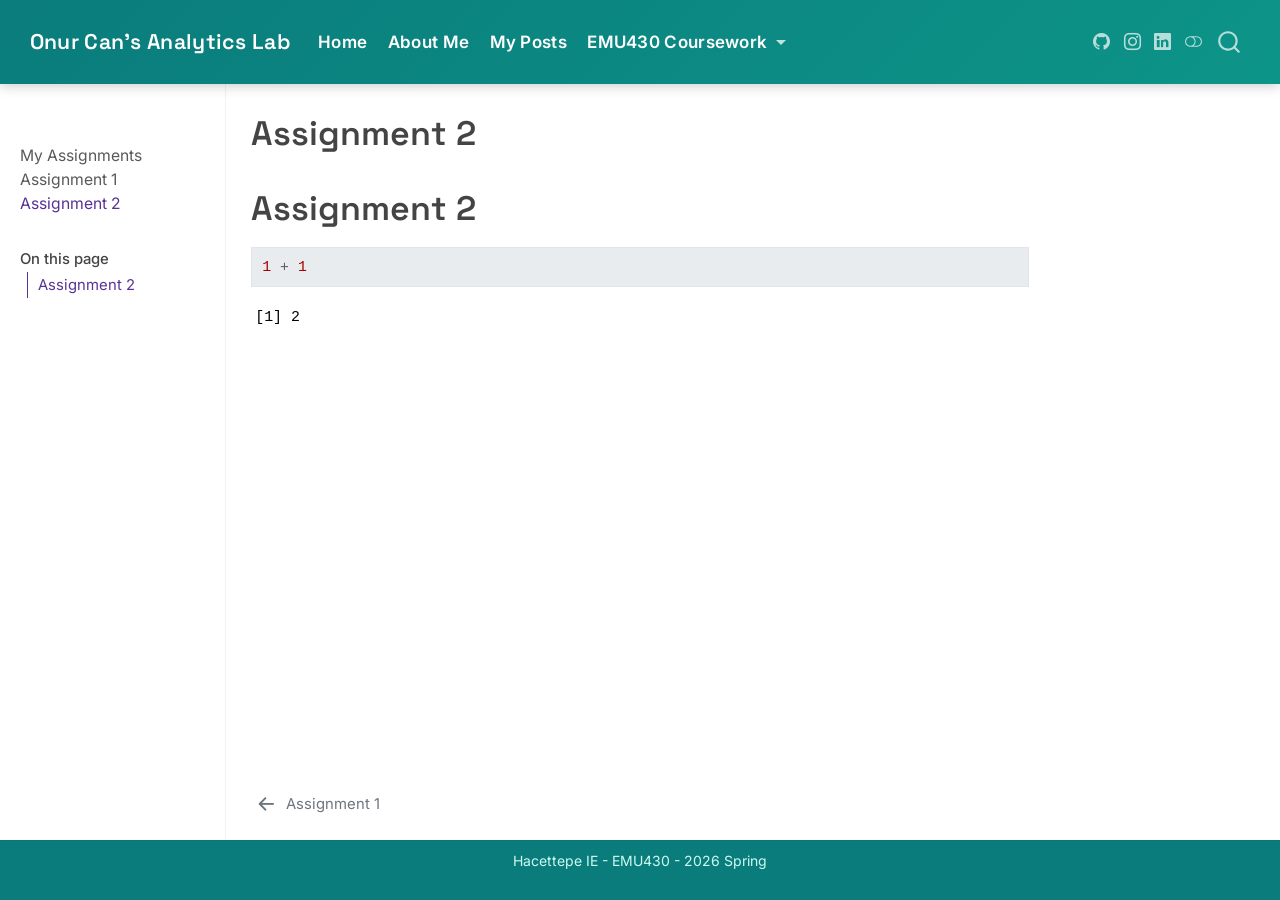
<file: docs/assignments/assignment-2.html>
<!DOCTYPE html>
<html xmlns="http://www.w3.org/1999/xhtml" lang="en" xml:lang="en"><head>

<meta charset="utf-8">
<meta name="generator" content="quarto-1.9.36">

<meta name="viewport" content="width=device-width, initial-scale=1.0, user-scalable=yes">


<title>Assignment 2 – Onur Can’s Analytics Lab</title>
<style>
/* Default styles provided by pandoc.
** See https://pandoc.org/MANUAL.html#variables-for-html for config info.
*/
code{white-space: pre-wrap;}
span.smallcaps{font-variant: small-caps;}
div.columns{display: flex; gap: min(4vw, 1.5em);}
div.column{flex: auto; overflow-x: auto;}
div.hanging-indent{margin-left: 1.5em; text-indent: -1.5em;}
ul.task-list{list-style: none;}
ul.task-list li input[type="checkbox"] {
  width: 0.8em;
  margin: 0 0.8em 0.2em -1em; /* quarto-specific, see https://github.com/quarto-dev/quarto-cli/issues/4556 */ 
  vertical-align: middle;
}
/* CSS for syntax highlighting */
html { -webkit-text-size-adjust: 100%; }
pre > code.sourceCode { white-space: pre; position: relative; }
pre > code.sourceCode > span { display: inline-block; line-height: 1.25; }
pre > code.sourceCode > span:empty { height: 1.2em; }
.sourceCode { overflow: visible; }
code.sourceCode > span { color: inherit; text-decoration: inherit; }
div.sourceCode { margin: 1em 0; }
pre.sourceCode { margin: 0; }
@media screen {
div.sourceCode { overflow: auto; }
}
@media print {
pre > code.sourceCode { white-space: pre-wrap; }
pre > code.sourceCode > span { text-indent: -5em; padding-left: 5em; }
}
pre.numberSource code
  { counter-reset: source-line 0; }
pre.numberSource code > span
  { position: relative; left: -4em; counter-increment: source-line; }
pre.numberSource code > span > a:first-child::before
  { content: counter(source-line);
    position: relative; left: -1em; text-align: right; vertical-align: baseline;
    border: none; display: inline-block;
    -webkit-touch-callout: none; -webkit-user-select: none;
    -khtml-user-select: none; -moz-user-select: none;
    -ms-user-select: none; user-select: none;
    padding: 0 4px; width: 4em;
  }
pre.numberSource { margin-left: 3em;  padding-left: 4px; }
div.sourceCode
  {   }
@media screen {
pre > code.sourceCode > span > a:first-child::before { text-decoration: underline; }
}
</style>


<script src="../site_libs/quarto-nav/quarto-nav.js"></script>
<script src="../site_libs/quarto-nav/headroom.min.js"></script>
<script src="../site_libs/clipboard/clipboard.min.js"></script>
<script src="../site_libs/quarto-search/autocomplete.umd.js"></script>
<script src="../site_libs/quarto-search/fuse.min.js"></script>
<script src="../site_libs/quarto-search/quarto-search.js"></script>
<meta name="quarto:offset" content="../">
<link href="../assignments/assignment-1.html" rel="prev">
<script src="../site_libs/quarto-html/quarto.js" type="module"></script>
<script src="../site_libs/quarto-html/tabsets/tabsets.js" type="module"></script>
<script src="../site_libs/quarto-html/popper.min.js"></script>
<script src="../site_libs/quarto-html/tippy.umd.min.js"></script>
<script src="../site_libs/quarto-html/anchor.min.js"></script>
<link href="../site_libs/quarto-html/tippy.css" rel="stylesheet">
<link href="../site_libs/quarto-html/quarto-syntax-highlighting-845c23b38eaddc0f92fda52bfe77a8c8.css" rel="stylesheet" class="quarto-color-scheme" id="quarto-text-highlighting-styles">
<link href="../site_libs/quarto-html/quarto-syntax-highlighting-dark-f418161beb48e0141c760e455f12af2c.css" rel="stylesheet" class="quarto-color-scheme quarto-color-alternate" id="quarto-text-highlighting-styles">
<link href="../site_libs/quarto-html/quarto-syntax-highlighting-845c23b38eaddc0f92fda52bfe77a8c8.css" rel="stylesheet" class="quarto-color-scheme-extra" id="quarto-text-highlighting-styles">
<script src="../site_libs/bootstrap/bootstrap.min.js"></script>
<link href="../site_libs/bootstrap/bootstrap-icons.css" rel="stylesheet">
<link href="../site_libs/bootstrap/bootstrap-6598461ff1bf7084bf14536e9c45f7d7.min.css" rel="stylesheet" append-hash="true" class="quarto-color-scheme" id="quarto-bootstrap" data-mode="light">
<link href="../site_libs/bootstrap/bootstrap-dark-7228469e8177cf19fa3481c50c5a92b0.min.css" rel="stylesheet" append-hash="true" class="quarto-color-scheme quarto-color-alternate" id="quarto-bootstrap" data-mode="dark">
<link href="../site_libs/bootstrap/bootstrap-6598461ff1bf7084bf14536e9c45f7d7.min.css" rel="stylesheet" append-hash="true" class="quarto-color-scheme-extra" id="quarto-bootstrap" data-mode="light">
<script id="quarto-search-options" type="application/json">{
  "location": "navbar",
  "copy-button": false,
  "collapse-after": 3,
  "panel-placement": "end",
  "type": "overlay",
  "limit": 50,
  "keyboard-shortcut": [
    "f",
    "/",
    "s"
  ],
  "show-item-context": false,
  "language": {
    "search-no-results-text": "No results",
    "search-matching-documents-text": "matching documents",
    "search-copy-link-title": "Copy link to search",
    "search-hide-matches-text": "Hide additional matches",
    "search-more-match-text": "more match in this document",
    "search-more-matches-text": "more matches in this document",
    "search-clear-button-title": "Clear",
    "search-text-placeholder": "",
    "search-detached-cancel-button-title": "Cancel",
    "search-submit-button-title": "Submit",
    "search-label": "Search"
  }
}</script>


<link rel="stylesheet" href="../styles.css">
</head>

<body class="nav-sidebar docked nav-fixed quarto-light"><script id="quarto-html-before-body" type="application/javascript">
    const toggleBodyColorMode = (bsSheetEl) => {
      const mode = bsSheetEl.getAttribute("data-mode");
      const bodyEl = window.document.querySelector("body");
      if (mode === "dark") {
        bodyEl.classList.add("quarto-dark");
        bodyEl.classList.remove("quarto-light");
      } else {
        bodyEl.classList.add("quarto-light");
        bodyEl.classList.remove("quarto-dark");
      }
    }
    const toggleBodyColorPrimary = () => {
      const bsSheetEl = window.document.querySelector("link#quarto-bootstrap:not([rel=disabled-stylesheet])");
      if (bsSheetEl) {
        toggleBodyColorMode(bsSheetEl);
      }
    }
    const setColorSchemeToggle = (alternate) => {
      const toggles = window.document.querySelectorAll('.quarto-color-scheme-toggle');
      for (let i=0; i < toggles.length; i++) {
        const toggle = toggles[i];
        if (toggle) {
          if (alternate) {
            toggle.classList.add("alternate");
          } else {
            toggle.classList.remove("alternate");
          }
        }
      }
    };
    const toggleColorMode = (alternate) => {
      // Switch the stylesheets
      const primaryStylesheets = window.document.querySelectorAll('link.quarto-color-scheme:not(.quarto-color-alternate)');
      const alternateStylesheets = window.document.querySelectorAll('link.quarto-color-scheme.quarto-color-alternate');
      manageTransitions('#quarto-margin-sidebar .nav-link', false);
      if (alternate) {
        // note: dark is layered on light, we don't disable primary!
        enableStylesheet(alternateStylesheets);
        for (const sheetNode of alternateStylesheets) {
          if (sheetNode.id === "quarto-bootstrap") {
            toggleBodyColorMode(sheetNode);
          }
        }
      } else {
        disableStylesheet(alternateStylesheets);
        enableStylesheet(primaryStylesheets)
        toggleBodyColorPrimary();
      }
      manageTransitions('#quarto-margin-sidebar .nav-link', true);
      // Switch the toggles
      setColorSchemeToggle(alternate)
      // Hack to workaround the fact that safari doesn't
      // properly recolor the scrollbar when toggling (#1455)
      if (navigator.userAgent.indexOf('Safari') > 0 && navigator.userAgent.indexOf('Chrome') == -1) {
        manageTransitions("body", false);
        window.scrollTo(0, 1);
        setTimeout(() => {
          window.scrollTo(0, 0);
          manageTransitions("body", true);
        }, 40);
      }
    }
    const disableStylesheet = (stylesheets) => {
      for (let i=0; i < stylesheets.length; i++) {
        const stylesheet = stylesheets[i];
        stylesheet.rel = 'disabled-stylesheet';
      }
    }
    const enableStylesheet = (stylesheets) => {
      for (let i=0; i < stylesheets.length; i++) {
        const stylesheet = stylesheets[i];
        if(stylesheet.rel !== 'stylesheet') { // for Chrome, which will still FOUC without this check
          stylesheet.rel = 'stylesheet';
        }
      }
    }
    const manageTransitions = (selector, allowTransitions) => {
      const els = window.document.querySelectorAll(selector);
      for (let i=0; i < els.length; i++) {
        const el = els[i];
        if (allowTransitions) {
          el.classList.remove('notransition');
        } else {
          el.classList.add('notransition');
        }
      }
    }
    const isFileUrl = () => {
      return window.location.protocol === 'file:';
    }
    const hasAlternateSentinel = () => {
      let styleSentinel = getColorSchemeSentinel();
      if (styleSentinel !== null) {
        return styleSentinel === "alternate";
      } else {
        return false;
      }
    }
    const setStyleSentinel = (alternate) => {
      const value = alternate ? "alternate" : "default";
      if (!isFileUrl()) {
        window.localStorage.setItem("quarto-color-scheme", value);
      } else {
        localAlternateSentinel = value;
      }
    }
    const getColorSchemeSentinel = () => {
      if (!isFileUrl()) {
        const storageValue = window.localStorage.getItem("quarto-color-scheme");
        return storageValue != null ? storageValue : localAlternateSentinel;
      } else {
        return localAlternateSentinel;
      }
    }
    const toggleGiscusIfUsed = (isAlternate, darkModeDefault) => {
      const baseTheme = document.querySelector('#giscus-base-theme')?.value ?? 'light';
      const alternateTheme = document.querySelector('#giscus-alt-theme')?.value ?? 'dark';
      let newTheme = '';
      if(authorPrefersDark) {
        newTheme = isAlternate ? baseTheme : alternateTheme;
      } else {
        newTheme = isAlternate ? alternateTheme : baseTheme;
      }
      const changeGiscusTheme = () => {
        // From: https://github.com/giscus/giscus/issues/336
        const sendMessage = (message) => {
          const iframe = document.querySelector('iframe.giscus-frame');
          if (!iframe) return;
          iframe.contentWindow.postMessage({ giscus: message }, 'https://giscus.app');
        }
        sendMessage({
          setConfig: {
            theme: newTheme
          }
        });
      }
      const isGiscussLoaded = window.document.querySelector('iframe.giscus-frame') !== null;
      if (isGiscussLoaded) {
        changeGiscusTheme();
      }
    };
    const authorPrefersDark = false;
    const darkModeDefault = authorPrefersDark;
      document.querySelector('link#quarto-text-highlighting-styles.quarto-color-scheme-extra').rel = 'disabled-stylesheet';
      document.querySelector('link#quarto-bootstrap.quarto-color-scheme-extra').rel = 'disabled-stylesheet';
    let localAlternateSentinel = darkModeDefault ? 'alternate' : 'default';
    // Dark / light mode switch
    window.quartoToggleColorScheme = () => {
      // Read the current dark / light value
      let toAlternate = !hasAlternateSentinel();
      toggleColorMode(toAlternate);
      setStyleSentinel(toAlternate);
      toggleGiscusIfUsed(toAlternate, darkModeDefault);
      window.dispatchEvent(new Event('resize'));
    };
    // Switch to dark mode if need be
    if (hasAlternateSentinel()) {
      toggleColorMode(true);
    } else {
      toggleColorMode(false);
    }
  </script>

<div id="quarto-search-results"></div>
  <header id="quarto-header" class="headroom fixed-top">
    <nav class="navbar navbar-expand-lg " data-bs-theme="dark">
      <div class="navbar-container container-fluid">
      <div class="navbar-brand-container mx-auto">
    <a class="navbar-brand" href="../index.html">
    <span class="navbar-title">Onur Can’s Analytics Lab</span>
    </a>
  </div>
            <div id="quarto-search" class="" title="Search"></div>
          <button class="navbar-toggler" type="button" data-bs-toggle="collapse" data-bs-target="#navbarCollapse" aria-controls="navbarCollapse" role="menu" aria-expanded="false" aria-label="Toggle navigation" onclick="if (window.quartoToggleHeadroom) { window.quartoToggleHeadroom(); }">
  <span class="navbar-toggler-icon"></span>
</button>
          <div class="collapse navbar-collapse" id="navbarCollapse">
            <ul class="navbar-nav navbar-nav-scroll me-auto">
  <li class="nav-item">
    <a class="nav-link" href="../index.html"> 
<span class="menu-text">Home</span></a>
  </li>  
  <li class="nav-item">
    <a class="nav-link" href="../about.html"> 
<span class="menu-text">About Me</span></a>
  </li>  
  <li class="nav-item">
    <a class="nav-link" href="../posts.html"> 
<span class="menu-text">My Posts</span></a>
  </li>  
  <li class="nav-item dropdown ">
    <a class="nav-link dropdown-toggle" href="#" id="nav-menu-emu430-coursework" role="link" data-bs-toggle="dropdown" aria-expanded="false">
 <span class="menu-text">EMU430 Coursework</span>
    </a>
    <ul class="dropdown-menu" aria-labelledby="nav-menu-emu430-coursework">    
        <li>
    <a class="dropdown-item" href="../assignments.html">
 <span class="dropdown-text">Assignments</span></a>
  </li>  
        <li>
    <a class="dropdown-item" href="../project.html">
 <span class="dropdown-text">Project</span></a>
  </li>  
    </ul>
  </li>
</ul>
          </div> <!-- /navcollapse -->
            <div class="quarto-navbar-tools tools-wide">
    <a href="https://emu-hacettepe-analytics.github.io/emu430-spring2026-onurcang/" title="" class="quarto-navigation-tool px-1" aria-label=""><i class="bi bi-github"></i></a>
    <a href="https://www.instagram.com/onurcangultekn/" title="" class="quarto-navigation-tool px-1" aria-label=""><i class="bi bi-instagram"></i></a>
    <a href="https://www.linkedin.com/in/onur-can-g%C3%BCltekin-58121321a/" title="" class="quarto-navigation-tool px-1" aria-label=""><i class="bi bi-linkedin"></i></a>
  <a href="" class="quarto-color-scheme-toggle quarto-navigation-tool  px-1" onclick="window.quartoToggleColorScheme(); return false;" title="Toggle dark mode"><i class="bi"></i></a>
</div>
      </div> <!-- /container-fluid -->
    </nav>
  <nav class="quarto-secondary-nav">
    <div class="container-fluid d-flex">
      <button type="button" class="quarto-btn-toggle btn" data-bs-toggle="collapse" role="button" data-bs-target=".quarto-sidebar-collapse-item" aria-controls="quarto-sidebar" aria-expanded="false" aria-label="Toggle sidebar navigation" onclick="if (window.quartoToggleHeadroom) { window.quartoToggleHeadroom(); }">
        <i class="bi bi-layout-text-sidebar-reverse"></i>
      </button>
        <nav class="quarto-page-breadcrumbs" aria-label="breadcrumb"><ol class="breadcrumb"><li class="breadcrumb-item"><a href="../assignments/assignment-2.html">Assignment 2</a></li></ol></nav>
        <a class="flex-grow-1" role="navigation" data-bs-toggle="collapse" data-bs-target=".quarto-sidebar-collapse-item" aria-controls="quarto-sidebar" aria-expanded="false" aria-label="Toggle sidebar navigation" onclick="if (window.quartoToggleHeadroom) { window.quartoToggleHeadroom(); }">      
        </a>
      <button type="button" class="btn quarto-search-button" aria-label="Search" onclick="window.quartoOpenSearch();">
        <i class="bi bi-search"></i>
      </button>
    </div>
  </nav>
</header>
<!-- content -->
<div id="quarto-content" class="quarto-container page-columns page-rows-contents page-layout-article page-navbar">
<!-- sidebar -->
  <nav id="quarto-sidebar" class="sidebar collapse collapse-horizontal quarto-sidebar-collapse-item sidebar-navigation docked overflow-auto">
        <div class="mt-2 flex-shrink-0 align-items-center">
        <div class="sidebar-search">
        <div id="quarto-search" class="" title="Search"></div>
        </div>
        </div>
    <div class="sidebar-menu-container"> 
    <ul class="list-unstyled mt-1">
        <li class="sidebar-item">
  <div class="sidebar-item-container"> 
  <a href="../assignments.html" class="sidebar-item-text sidebar-link">
 <span class="menu-text">My Assignments</span></a>
  </div>
</li>
        <li class="sidebar-item">
  <div class="sidebar-item-container"> 
  <a href="../assignments/assignment-1.html" class="sidebar-item-text sidebar-link">
 <span class="menu-text">Assignment 1</span></a>
  </div>
</li>
        <li class="sidebar-item">
  <div class="sidebar-item-container"> 
  <a href="../assignments/assignment-2.html" class="sidebar-item-text sidebar-link active">
 <span class="menu-text">Assignment 2</span></a>
  </div>
</li>
    </ul>
    </div>
    <nav id="TOC" role="doc-toc" class="toc-active">
    <h2 id="toc-title">On this page</h2>
   
  <ul>
  <li><a href="#assignment-2" id="toc-assignment-2" class="nav-link active" data-scroll-target="#assignment-2">Assignment 2</a></li>
  </ul>
</nav>
</nav>
<div id="quarto-sidebar-glass" class="quarto-sidebar-collapse-item" data-bs-toggle="collapse" data-bs-target=".quarto-sidebar-collapse-item"></div>
<!-- margin-sidebar -->
    <div id="quarto-margin-sidebar" class="sidebar margin-sidebar zindex-bottom">
    </div>
<!-- main -->
<main class="content" id="quarto-document-content">


<header id="title-block-header" class="quarto-title-block default">
<div class="quarto-title">
<h1 class="title">Assignment 2</h1>
</div>



<div class="quarto-title-meta">

    
  
    
  </div>
  


</header>


<section id="assignment-2" class="level1">
<h1>Assignment 2</h1>
<div class="cell">
<div class="code-copy-outer-scaffold"><div class="sourceCode cell-code" id="cb1"><pre class="sourceCode r code-with-copy"><code class="sourceCode r"><span id="cb1-1"><a href="#cb1-1" aria-hidden="true" tabindex="-1"></a><span class="dv">1</span> <span class="sc">+</span> <span class="dv">1</span></span></code></pre></div><button title="Copy to Clipboard" class="code-copy-button"><i class="bi"></i></button></div>
<div class="cell-output cell-output-stdout">
<pre><code>[1] 2</code></pre>
</div>
</div>


</section>

<a onclick="window.scrollTo(0, 0); return false;" role="button" id="quarto-back-to-top"><i class="bi bi-arrow-up"></i> Back to top</a></main> <!-- /main -->
<script id="quarto-html-after-body" type="application/javascript">
  window.document.addEventListener("DOMContentLoaded", function (event) {
    // Ensure there is a toggle, if there isn't float one in the top right
    if (window.document.querySelector('.quarto-color-scheme-toggle') === null) {
      const a = window.document.createElement('a');
      a.classList.add('top-right');
      a.classList.add('quarto-color-scheme-toggle');
      a.href = "";
      a.onclick = function() { try { window.quartoToggleColorScheme(); } catch {} return false; };
      const i = window.document.createElement("i");
      i.classList.add('bi');
      a.appendChild(i);
      window.document.body.appendChild(a);
    }
    setColorSchemeToggle(hasAlternateSentinel())
    const icon = "";
    const anchorJS = new window.AnchorJS();
    anchorJS.options = {
      placement: 'right',
      icon: icon
    };
    anchorJS.add('.anchored');
    const isCodeAnnotation = (el) => {
      for (const clz of el.classList) {
        if (clz.startsWith('code-annotation-')) {                     
          return true;
        }
      }
      return false;
    }
    const onCopySuccess = function(e) {
      // button target
      const button = e.trigger;
      // don't keep focus
      button.blur();
      // flash "checked"
      button.classList.add('code-copy-button-checked');
      var currentTitle = button.getAttribute("title");
      button.setAttribute("title", "Copied!");
      let tooltip;
      if (window.bootstrap) {
        button.setAttribute("data-bs-toggle", "tooltip");
        button.setAttribute("data-bs-placement", "left");
        button.setAttribute("data-bs-title", "Copied!");
        tooltip = new bootstrap.Tooltip(button, 
          { trigger: "manual", 
            customClass: "code-copy-button-tooltip",
            offset: [0, -8]});
        tooltip.show();    
      }
      setTimeout(function() {
        if (tooltip) {
          tooltip.hide();
          button.removeAttribute("data-bs-title");
          button.removeAttribute("data-bs-toggle");
          button.removeAttribute("data-bs-placement");
        }
        button.setAttribute("title", currentTitle);
        button.classList.remove('code-copy-button-checked');
      }, 1000);
      // clear code selection
      e.clearSelection();
    }
    const getTextToCopy = function(trigger) {
      const outerScaffold = trigger.parentElement.cloneNode(true);
      const codeEl = outerScaffold.querySelector('code');
      for (const childEl of codeEl.children) {
        if (isCodeAnnotation(childEl)) {
          childEl.remove();
        }
      }
      return codeEl.innerText;
    }
    const clipboard = new window.ClipboardJS('.code-copy-button:not([data-in-quarto-modal])', {
      text: getTextToCopy
    });
    clipboard.on('success', onCopySuccess);
    if (window.document.getElementById('quarto-embedded-source-code-modal')) {
      const clipboardModal = new window.ClipboardJS('.code-copy-button[data-in-quarto-modal]', {
        text: getTextToCopy,
        container: window.document.getElementById('quarto-embedded-source-code-modal')
      });
      clipboardModal.on('success', onCopySuccess);
    }
      var localhostRegex = new RegExp(/^(?:http|https):\/\/localhost\:?[0-9]*\//);
      var mailtoRegex = new RegExp(/^mailto:/);
        var filterRegex = new RegExp('/' + window.location.host + '/');
      var isInternal = (href) => {
          return filterRegex.test(href) || localhostRegex.test(href) || mailtoRegex.test(href);
      }
      // Inspect non-navigation links and adorn them if external
     var links = window.document.querySelectorAll('a[href]:not(.nav-link):not(.navbar-brand):not(.toc-action):not(.sidebar-link):not(.sidebar-item-toggle):not(.pagination-link):not(.no-external):not([aria-hidden]):not(.dropdown-item):not(.quarto-navigation-tool):not(.about-link)');
      for (var i=0; i<links.length; i++) {
        const link = links[i];
        if (!isInternal(link.href)) {
          // undo the damage that might have been done by quarto-nav.js in the case of
          // links that we want to consider external
          if (link.dataset.originalHref !== undefined) {
            link.href = link.dataset.originalHref;
          }
        }
      }
    function tippyHover(el, contentFn, onTriggerFn, onUntriggerFn) {
      const config = {
        allowHTML: true,
        maxWidth: 500,
        delay: 100,
        arrow: false,
        appendTo: function(el) {
            return el.parentElement;
        },
        interactive: true,
        interactiveBorder: 10,
        theme: 'quarto',
        placement: 'bottom-start',
      };
      if (contentFn) {
        config.content = contentFn;
      }
      if (onTriggerFn) {
        config.onTrigger = onTriggerFn;
      }
      if (onUntriggerFn) {
        config.onUntrigger = onUntriggerFn;
      }
      window.tippy(el, config); 
    }
    const noterefs = window.document.querySelectorAll('a[role="doc-noteref"]');
    for (var i=0; i<noterefs.length; i++) {
      const ref = noterefs[i];
      tippyHover(ref, function() {
        // use id or data attribute instead here
        let href = ref.getAttribute('data-footnote-href') || ref.getAttribute('href');
        try { href = new URL(href).hash; } catch {}
        const id = href.replace(/^#\/?/, "");
        const note = window.document.getElementById(id);
        if (note) {
          return note.innerHTML;
        } else {
          return "";
        }
      });
    }
    const xrefs = window.document.querySelectorAll('a.quarto-xref');
    const processXRef = (id, note) => {
      // Strip column container classes
      const stripColumnClz = (el) => {
        el.classList.remove("page-full", "page-columns");
        if (el.children) {
          for (const child of el.children) {
            stripColumnClz(child);
          }
        }
      }
      stripColumnClz(note)
      if (id === null || id.startsWith('sec-')) {
        // Special case sections, only their first couple elements
        const container = document.createElement("div");
        if (note.children && note.children.length > 2) {
          container.appendChild(note.children[0].cloneNode(true));
          for (let i = 1; i < note.children.length; i++) {
            const child = note.children[i];
            if (child.tagName === "P" && child.innerText === "") {
              continue;
            } else {
              container.appendChild(child.cloneNode(true));
              break;
            }
          }
          if (window.Quarto?.typesetMath) {
            window.Quarto.typesetMath(container);
          }
          return container.innerHTML
        } else {
          if (window.Quarto?.typesetMath) {
            window.Quarto.typesetMath(note);
          }
          return note.innerHTML;
        }
      } else {
        // Remove any anchor links if they are present
        const anchorLink = note.querySelector('a.anchorjs-link');
        if (anchorLink) {
          anchorLink.remove();
        }
        if (window.Quarto?.typesetMath) {
          window.Quarto.typesetMath(note);
        }
        if (note.classList.contains("callout")) {
          return note.outerHTML;
        } else {
          return note.innerHTML;
        }
      }
    }
    for (var i=0; i<xrefs.length; i++) {
      const xref = xrefs[i];
      tippyHover(xref, undefined, function(instance) {
        instance.disable();
        let url = xref.getAttribute('href');
        let hash = undefined; 
        if (url.startsWith('#')) {
          hash = url;
        } else {
          try { hash = new URL(url).hash; } catch {}
        }
        if (hash) {
          const id = hash.replace(/^#\/?/, "");
          const note = window.document.getElementById(id);
          if (note !== null) {
            try {
              const html = processXRef(id, note.cloneNode(true));
              instance.setContent(html);
            } finally {
              instance.enable();
              instance.show();
            }
          } else {
            // See if we can fetch this
            fetch(url.split('#')[0])
            .then(res => res.text())
            .then(html => {
              const parser = new DOMParser();
              const htmlDoc = parser.parseFromString(html, "text/html");
              const note = htmlDoc.getElementById(id);
              if (note !== null) {
                const html = processXRef(id, note);
                instance.setContent(html);
              } 
            }).finally(() => {
              instance.enable();
              instance.show();
            });
          }
        } else {
          // See if we can fetch a full url (with no hash to target)
          // This is a special case and we should probably do some content thinning / targeting
          fetch(url)
          .then(res => res.text())
          .then(html => {
            const parser = new DOMParser();
            const htmlDoc = parser.parseFromString(html, "text/html");
            const note = htmlDoc.querySelector('main.content');
            if (note !== null) {
              // This should only happen for chapter cross references
              // (since there is no id in the URL)
              // remove the first header
              if (note.children.length > 0 && note.children[0].tagName === "HEADER") {
                note.children[0].remove();
              }
              const html = processXRef(null, note);
              instance.setContent(html);
            } 
          }).finally(() => {
            instance.enable();
            instance.show();
          });
        }
      }, function(instance) {
      });
    }
        let selectedAnnoteEl;
        const selectorForAnnotation = ( cell, annotation) => {
          let cellAttr = 'data-code-cell="' + cell + '"';
          let lineAttr = 'data-code-annotation="' +  annotation + '"';
          const selector = 'span[' + cellAttr + '][' + lineAttr + ']';
          return selector;
        }
        const selectCodeLines = (annoteEl) => {
          const doc = window.document;
          const targetCell = annoteEl.getAttribute("data-target-cell");
          const targetAnnotation = annoteEl.getAttribute("data-target-annotation");
          const annoteSpan = window.document.querySelector(selectorForAnnotation(targetCell, targetAnnotation));
          const lines = annoteSpan.getAttribute("data-code-lines").split(",");
          const lineIds = lines.map((line) => {
            return targetCell + "-" + line;
          })
          let top = null;
          let height = null;
          let parent = null;
          if (lineIds.length > 0) {
              //compute the position of the single el (top and bottom and make a div)
              const el = window.document.getElementById(lineIds[0]);
              top = el.offsetTop;
              height = el.offsetHeight;
              parent = el.parentElement.parentElement;
            if (lineIds.length > 1) {
              const lastEl = window.document.getElementById(lineIds[lineIds.length - 1]);
              const bottom = lastEl.offsetTop + lastEl.offsetHeight;
              height = bottom - top;
            }
            if (top !== null && height !== null && parent !== null) {
              // cook up a div (if necessary) and position it 
              let div = window.document.getElementById("code-annotation-line-highlight");
              if (div === null) {
                div = window.document.createElement("div");
                div.setAttribute("id", "code-annotation-line-highlight");
                div.style.position = 'absolute';
                parent.appendChild(div);
              }
              div.style.top = top - 2 + "px";
              div.style.height = height + 4 + "px";
              div.style.left = 0;
              let gutterDiv = window.document.getElementById("code-annotation-line-highlight-gutter");
              if (gutterDiv === null) {
                gutterDiv = window.document.createElement("div");
                gutterDiv.setAttribute("id", "code-annotation-line-highlight-gutter");
                gutterDiv.style.position = 'absolute';
                const codeCell = window.document.getElementById(targetCell);
                const gutter = codeCell.querySelector('.code-annotation-gutter');
                gutter.appendChild(gutterDiv);
              }
              gutterDiv.style.top = top - 2 + "px";
              gutterDiv.style.height = height + 4 + "px";
            }
            selectedAnnoteEl = annoteEl;
          }
        };
        const unselectCodeLines = () => {
          const elementsIds = ["code-annotation-line-highlight", "code-annotation-line-highlight-gutter"];
          elementsIds.forEach((elId) => {
            const div = window.document.getElementById(elId);
            if (div) {
              div.remove();
            }
          });
          selectedAnnoteEl = undefined;
        };
          // Handle positioning of the toggle
      window.addEventListener(
        "resize",
        throttle(() => {
          elRect = undefined;
          if (selectedAnnoteEl) {
            selectCodeLines(selectedAnnoteEl);
          }
        }, 10)
      );
      function throttle(fn, ms) {
      let throttle = false;
      let timer;
        return (...args) => {
          if(!throttle) { // first call gets through
              fn.apply(this, args);
              throttle = true;
          } else { // all the others get throttled
              if(timer) clearTimeout(timer); // cancel #2
              timer = setTimeout(() => {
                fn.apply(this, args);
                timer = throttle = false;
              }, ms);
          }
        };
      }
        // Attach click handler to the DT
        const annoteDls = window.document.querySelectorAll('dt[data-target-cell]');
        for (const annoteDlNode of annoteDls) {
          annoteDlNode.addEventListener('click', (event) => {
            const clickedEl = event.target;
            if (clickedEl !== selectedAnnoteEl) {
              unselectCodeLines();
              const activeEl = window.document.querySelector('dt[data-target-cell].code-annotation-active');
              if (activeEl) {
                activeEl.classList.remove('code-annotation-active');
              }
              selectCodeLines(clickedEl);
              clickedEl.classList.add('code-annotation-active');
            } else {
              // Unselect the line
              unselectCodeLines();
              clickedEl.classList.remove('code-annotation-active');
            }
          });
        }
    const findCites = (el) => {
      const parentEl = el.parentElement;
      if (parentEl) {
        const cites = parentEl.dataset.cites;
        if (cites) {
          return {
            el,
            cites: cites.split(' ')
          };
        } else {
          return findCites(el.parentElement)
        }
      } else {
        return undefined;
      }
    };
    var bibliorefs = window.document.querySelectorAll('a[role="doc-biblioref"]');
    for (var i=0; i<bibliorefs.length; i++) {
      const ref = bibliorefs[i];
      const citeInfo = findCites(ref);
      if (citeInfo) {
        tippyHover(citeInfo.el, function() {
          var popup = window.document.createElement('div');
          citeInfo.cites.forEach(function(cite) {
            var citeDiv = window.document.createElement('div');
            citeDiv.classList.add('hanging-indent');
            citeDiv.classList.add('csl-entry');
            var biblioDiv = window.document.getElementById('ref-' + cite);
            if (biblioDiv) {
              citeDiv.innerHTML = biblioDiv.innerHTML;
            }
            popup.appendChild(citeDiv);
          });
          return popup.innerHTML;
        });
      }
    }
  });
  </script>
<nav class="page-navigation">
  <div class="nav-page nav-page-previous">
      <a href="../assignments/assignment-1.html" class="pagination-link" aria-label="Assignment 1">
        <i class="bi bi-arrow-left-short"></i> <span class="nav-page-text">Assignment 1</span>
      </a>          
  </div>
  <div class="nav-page nav-page-next">
  </div>
</nav>
</div> <!-- /content -->
<footer class="footer">
  <div class="nav-footer">
    <div class="nav-footer-left">
      &nbsp;
    </div>   
    <div class="nav-footer-center">
<p>Hacettepe IE - EMU430 - 2026 Spring</p>
</div>
    <div class="nav-footer-right">
      &nbsp;
    </div>
  </div>
</footer>




</body></html>
</file>
<file: docs/site_libs/quarto-html/tippy.css>
.tippy-box[data-animation=fade][data-state=hidden]{opacity:0}[data-tippy-root]{max-width:calc(100vw - 10px)}.tippy-box{position:relative;background-color:#333;color:#fff;border-radius:4px;font-size:14px;line-height:1.4;white-space:normal;outline:0;transition-property:transform,visibility,opacity}.tippy-box[data-placement^=top]>.tippy-arrow{bottom:0}.tippy-box[data-placement^=top]>.tippy-arrow:before{bottom:-7px;left:0;border-width:8px 8px 0;border-top-color:initial;transform-origin:center top}.tippy-box[data-placement^=bottom]>.tippy-arrow{top:0}.tippy-box[data-placement^=bottom]>.tippy-arrow:before{top:-7px;left:0;border-width:0 8px 8px;border-bottom-color:initial;transform-origin:center bottom}.tippy-box[data-placement^=left]>.tippy-arrow{right:0}.tippy-box[data-placement^=left]>.tippy-arrow:before{border-width:8px 0 8px 8px;border-left-color:initial;right:-7px;transform-origin:center left}.tippy-box[data-placement^=right]>.tippy-arrow{left:0}.tippy-box[data-placement^=right]>.tippy-arrow:before{left:-7px;border-width:8px 8px 8px 0;border-right-color:initial;transform-origin:center right}.tippy-box[data-inertia][data-state=visible]{transition-timing-function:cubic-bezier(.54,1.5,.38,1.11)}.tippy-arrow{width:16px;height:16px;color:#333}.tippy-arrow:before{content:"";position:absolute;border-color:transparent;border-style:solid}.tippy-content{position:relative;padding:5px 9px;z-index:1}
</file>
<file: docs/site_libs/quarto-html/quarto-syntax-highlighting-845c23b38eaddc0f92fda52bfe77a8c8.css>
/* quarto syntax highlight colors */
:root {
  --quarto-hl-ot-color: #003B4F;
  --quarto-hl-at-color: #657422;
  --quarto-hl-ss-color: #20794D;
  --quarto-hl-an-color: #5E5E5E;
  --quarto-hl-fu-color: #4758AB;
  --quarto-hl-st-color: #20794D;
  --quarto-hl-cf-color: #003B4F;
  --quarto-hl-op-color: #5E5E5E;
  --quarto-hl-er-color: #AD0000;
  --quarto-hl-bn-color: #AD0000;
  --quarto-hl-al-color: #AD0000;
  --quarto-hl-va-color: #111111;
  --quarto-hl-bu-color: inherit;
  --quarto-hl-ex-color: inherit;
  --quarto-hl-pp-color: #AD0000;
  --quarto-hl-in-color: #5E5E5E;
  --quarto-hl-vs-color: #20794D;
  --quarto-hl-wa-color: #5E5E5E;
  --quarto-hl-do-color: #5E5E5E;
  --quarto-hl-im-color: #00769E;
  --quarto-hl-ch-color: #20794D;
  --quarto-hl-dt-color: #AD0000;
  --quarto-hl-fl-color: #AD0000;
  --quarto-hl-co-color: #5E5E5E;
  --quarto-hl-cv-color: #5E5E5E;
  --quarto-hl-cn-color: #8f5902;
  --quarto-hl-sc-color: #5E5E5E;
  --quarto-hl-dv-color: #AD0000;
  --quarto-hl-kw-color: #003B4F;
}

/* other quarto variables */
:root {
  --quarto-font-monospace: SFMono-Regular, Menlo, Monaco, Consolas, "Liberation Mono", "Courier New", monospace;
}

/* syntax highlight based on Pandoc's rules */
pre > code.sourceCode > span {
  color: #003B4F;
}

code.sourceCode > span {
  color: #003B4F;
}

div.sourceCode,
div.sourceCode pre.sourceCode {
  color: #003B4F;
}

/* Normal */
code span {
  color: #003B4F;
}

/* Alert */
code span.al {
  color: #AD0000;
  font-style: inherit;
}

/* Annotation */
code span.an {
  color: #5E5E5E;
  font-style: inherit;
}

/* Attribute */
code span.at {
  color: #657422;
  font-style: inherit;
}

/* BaseN */
code span.bn {
  color: #AD0000;
  font-style: inherit;
}

/* BuiltIn */
code span.bu {
  font-style: inherit;
}

/* ControlFlow */
code span.cf {
  color: #003B4F;
  font-weight: bold;
  font-style: inherit;
}

/* Char */
code span.ch {
  color: #20794D;
  font-style: inherit;
}

/* Constant */
code span.cn {
  color: #8f5902;
  font-style: inherit;
}

/* Comment */
code span.co {
  color: #5E5E5E;
  font-style: inherit;
}

/* CommentVar */
code span.cv {
  color: #5E5E5E;
  font-style: italic;
}

/* Documentation */
code span.do {
  color: #5E5E5E;
  font-style: italic;
}

/* DataType */
code span.dt {
  color: #AD0000;
  font-style: inherit;
}

/* DecVal */
code span.dv {
  color: #AD0000;
  font-style: inherit;
}

/* Error */
code span.er {
  color: #AD0000;
  font-style: inherit;
}

/* Extension */
code span.ex {
  font-style: inherit;
}

/* Float */
code span.fl {
  color: #AD0000;
  font-style: inherit;
}

/* Function */
code span.fu {
  color: #4758AB;
  font-style: inherit;
}

/* Import */
code span.im {
  color: #00769E;
  font-style: inherit;
}

/* Information */
code span.in {
  color: #5E5E5E;
  font-style: inherit;
}

/* Keyword */
code span.kw {
  color: #003B4F;
  font-weight: bold;
  font-style: inherit;
}

/* Operator */
code span.op {
  color: #5E5E5E;
  font-style: inherit;
}

/* Other */
code span.ot {
  color: #003B4F;
  font-style: inherit;
}

/* Preprocessor */
code span.pp {
  color: #AD0000;
  font-style: inherit;
}

/* SpecialChar */
code span.sc {
  color: #5E5E5E;
  font-style: inherit;
}

/* SpecialString */
code span.ss {
  color: #20794D;
  font-style: inherit;
}

/* String */
code span.st {
  color: #20794D;
  font-style: inherit;
}

/* Variable */
code span.va {
  color: #111111;
  font-style: inherit;
}

/* VerbatimString */
code span.vs {
  color: #20794D;
  font-style: inherit;
}

/* Warning */
code span.wa {
  color: #5E5E5E;
  font-style: italic;
}

.prevent-inlining {
  content: "</";
}

/*# sourceMappingURL=ac89f0bb514bba72461919f78549e31c.css.map */
</file>
<file: docs/site_libs/quarto-html/quarto-syntax-highlighting-dark-f418161beb48e0141c760e455f12af2c.css>
/* quarto syntax highlight colors */
:root {
  --quarto-hl-al-color: #f07178;
  --quarto-hl-an-color: #d4d0ab;
  --quarto-hl-at-color: #00e0e0;
  --quarto-hl-bn-color: #d4d0ab;
  --quarto-hl-bu-color: #abe338;
  --quarto-hl-ch-color: #abe338;
  --quarto-hl-co-color: #f8f8f2;
  --quarto-hl-cv-color: #ffd700;
  --quarto-hl-cn-color: #ffd700;
  --quarto-hl-cf-color: #ffa07a;
  --quarto-hl-dt-color: #ffa07a;
  --quarto-hl-dv-color: #d4d0ab;
  --quarto-hl-do-color: #f8f8f2;
  --quarto-hl-er-color: #f07178;
  --quarto-hl-ex-color: #00e0e0;
  --quarto-hl-fl-color: #d4d0ab;
  --quarto-hl-fu-color: #ffa07a;
  --quarto-hl-im-color: #abe338;
  --quarto-hl-in-color: #d4d0ab;
  --quarto-hl-kw-color: #ffa07a;
  --quarto-hl-op-color: #ffa07a;
  --quarto-hl-ot-color: #00e0e0;
  --quarto-hl-pp-color: #dcc6e0;
  --quarto-hl-re-color: #00e0e0;
  --quarto-hl-sc-color: #abe338;
  --quarto-hl-ss-color: #abe338;
  --quarto-hl-st-color: #abe338;
  --quarto-hl-va-color: #00e0e0;
  --quarto-hl-vs-color: #abe338;
  --quarto-hl-wa-color: #dcc6e0;
}

/* other quarto variables */
:root {
  --quarto-font-monospace: SFMono-Regular, Menlo, Monaco, Consolas, "Liberation Mono", "Courier New", monospace;
}

/* syntax highlight based on Pandoc's rules */
pre > code.sourceCode > span {
  color: #f8f8f2;
}

code.sourceCode > span {
  color: #f8f8f2;
}

div.sourceCode,
div.sourceCode pre.sourceCode {
  color: #f8f8f2;
}

/* Normal */
code span {
  color: #f8f8f2;
}

/* Alert */
code span.al {
  color: #f07178;
}

/* Annotation */
code span.an {
  color: #d4d0ab;
}

/* Attribute */
code span.at {
  color: #00e0e0;
}

/* BaseN */
code span.bn {
  color: #d4d0ab;
}

/* BuiltIn */
code span.bu {
  color: #abe338;
}

/* ControlFlow */
code span.cf {
  font-weight: bold;
  color: #ffa07a;
}

/* Char */
code span.ch {
  color: #abe338;
}

/* Constant */
code span.cn {
  color: #ffd700;
}

/* Comment */
code span.co {
  font-style: italic;
  color: #f8f8f2;
}

/* CommentVar */
code span.cv {
  color: #ffd700;
}

/* Documentation */
code span.do {
  color: #f8f8f2;
}

/* DataType */
code span.dt {
  color: #ffa07a;
}

/* DecVal */
code span.dv {
  color: #d4d0ab;
}

/* Error */
code span.er {
  color: #f07178;
  text-decoration: underline;
}

/* Extension */
code span.ex {
  font-weight: bold;
  color: #00e0e0;
}

/* Float */
code span.fl {
  color: #d4d0ab;
}

/* Function */
code span.fu {
  color: #ffa07a;
}

/* Import */
code span.im {
  color: #abe338;
}

/* Information */
code span.in {
  color: #d4d0ab;
}

/* Keyword */
code span.kw {
  font-weight: bold;
  color: #ffa07a;
}

/* Operator */
code span.op {
  color: #ffa07a;
}

/* Other */
code span.ot {
  color: #00e0e0;
}

/* Preprocessor */
code span.pp {
  color: #dcc6e0;
}

/* RegionMarker */
code span.re {
  background-color: #f8f8f2;
  color: #00e0e0;
}

/* SpecialChar */
code span.sc {
  color: #abe338;
}

/* SpecialString */
code span.ss {
  color: #abe338;
}

/* String */
code span.st {
  color: #abe338;
}

/* Variable */
code span.va {
  color: #00e0e0;
}

/* VerbatimString */
code span.vs {
  color: #abe338;
}

/* Warning */
code span.wa {
  color: #dcc6e0;
}

.prevent-inlining {
  content: "</";
}

/*# sourceMappingURL=378c2a0cc31455d06730fbe37c8f3789.css.map */
</file>
<file: docs/styles.css>
/* css styles */
/* ── Google Font ─────────────────────────────────────────────────────────── */
@import url('https://fonts.googleapis.com/css2?family=Inter:wght@300;400;600;700&family=Space+Grotesk:wght@400;600;700&display=swap');

/* ── Global font ─────────────────────────────────────────────────────────── */
body {
  font-family: 'Inter', sans-serif;
}

h1, h2, h3, h4, .navbar-brand {
  font-family: 'Space Grotesk', sans-serif;
}

/* ── Navbar ──────────────────────────────────────────────────────────────── */
.navbar {
  background: linear-gradient(135deg, #0a7c7c, #0d9488) !important;
  box-shadow: 0 2px 12px rgba(0,0,0,0.2);
}

.navbar .nav-link,
.navbar-brand {
  color: #ffffff !important;
  font-weight: 600;
  letter-spacing: 0.3px;
}

.navbar .nav-link:hover {
  color: #ccfbf1 !important;
}

/* ── Hero Section (index page) ───────────────────────────────────────────── */
.hero-section {
  text-align: center;
  padding: 80px 20px 60px;
  animation: fadeSlideDown 0.9s ease both;
}

.hero-section h1 {
  font-size: 2.8rem;
  font-weight: 700;
  color: #0d9488;
  margin-bottom: 12px;
}

.hero-section .subtitle {
  font-size: 1.15rem;
  color: #64748b;
  margin-bottom: 30px;
}

/* ── Animated badge row ──────────────────────────────────────────────────── */
.badge-row {
  display: flex;
  flex-wrap: wrap;
  gap: 10px;
  justify-content: center;
  margin: 20px 0 40px;
  animation: fadeIn 1.2s ease both;
}

.badge-item {
  background: linear-gradient(135deg, #0d9488, #0a7c7c);
  color: white;
  padding: 6px 16px;
  border-radius: 20px;
  font-size: 0.85rem;
  font-weight: 600;
  letter-spacing: 0.4px;
  box-shadow: 0 2px 8px rgba(13,148,136,0.3);
  animation: popIn 0.5s ease both;
}

.badge-item:nth-child(1) { animation-delay: 0.1s; }
.badge-item:nth-child(2) { animation-delay: 0.2s; }
.badge-item:nth-child(3) { animation-delay: 0.3s; }
.badge-item:nth-child(4) { animation-delay: 0.4s; }
.badge-item:nth-child(5) { animation-delay: 0.5s; }

/* ── Animated cards ──────────────────────────────────────────────────────── */
.card-grid {
  display: grid;
  grid-template-columns: repeat(auto-fit, minmax(220px, 1fr));
  gap: 20px;
  margin: 40px 0;
}

.info-card {
  background: white;
  border-radius: 16px;
  padding: 28px 22px;
  box-shadow: 0 4px 20px rgba(0,0,0,0.07);
  border-left: 4px solid #0d9488;
  transition: transform 0.3s ease, box-shadow 0.3s ease;
  animation: fadeSlideUp 0.7s ease both;
}

.info-card:hover {
  transform: translateY(-6px);
  box-shadow: 0 12px 30px rgba(13,148,136,0.18);
}

.info-card:nth-child(1) { animation-delay: 0.1s; }
.info-card:nth-child(2) { animation-delay: 0.25s; }
.info-card:nth-child(3) { animation-delay: 0.4s; }

.info-card .card-icon {
  font-size: 2rem;
  margin-bottom: 10px;
}

.info-card h3 {
  font-size: 1rem;
  font-weight: 700;
  color: #0d9488;
  margin-bottom: 6px;
}

.info-card p {
  font-size: 0.88rem;
  color: #64748b;
  margin: 0;
  line-height: 1.5;
}

/* ── Floating dots background animation ─────────────────────────────────── */
.animated-bg {
  position: relative;
  overflow: hidden;
}

.dot {
  position: absolute;
  border-radius: 50%;
  background: rgba(13, 148, 136, 0.12);
  animation: float linear infinite;
}

/* ── Typing cursor effect ────────────────────────────────────────────────── */
.typing-text::after {
  content: '|';
  animation: blink 0.8s step-end infinite;
  color: #0d9488;
}

/* ── Page footer ─────────────────────────────────────────────────────────── */
.nav-footer {
  background: #0a7c7c !important;
  color: #ccfbf1 !important;
}

/* ── Headings accent ─────────────────────────────────────────────────────── */
h2 {
  border-bottom: 2px solid #0d9488;
  padding-bottom: 6px;
}

/* ── Links ───────────────────────────────────────────────────────────────── */
a {
  color: #0d9488;
}
a:hover {
  color: #0a7c7c;
}

/* ── Code blocks ─────────────────────────────────────────────────────────── */
pre, code {
  border-radius: 8px;
}

/* ── Dark mode overrides ─────────────────────────────────────────────────── */
[data-bs-theme="dark"] .info-card {
  background: #1e293b;
}

[data-bs-theme="dark"] .info-card p {
  color: #94a3b8;
}

/* ── Keyframes ───────────────────────────────────────────────────────────── */
@keyframes fadeSlideDown {
  from { opacity: 0; transform: translateY(-30px); }
  to   { opacity: 1; transform: translateY(0); }
}

@keyframes fadeSlideUp {
  from { opacity: 0; transform: translateY(30px); }
  to   { opacity: 1; transform: translateY(0); }
}

@keyframes fadeIn {
  from { opacity: 0; }
  to   { opacity: 1; }
}

@keyframes popIn {
  from { opacity: 0; transform: scale(0.7); }
  to   { opacity: 1; transform: scale(1); }
}

@keyframes blink {
  50% { opacity: 0; }
}

@keyframes float {
  0%   { transform: translateY(100vh) scale(0); opacity: 0; }
  10%  { opacity: 1; }
  90%  { opacity: 1; }
  100% { transform: translateY(-100px) scale(1); opacity: 0; }
}
</file>
